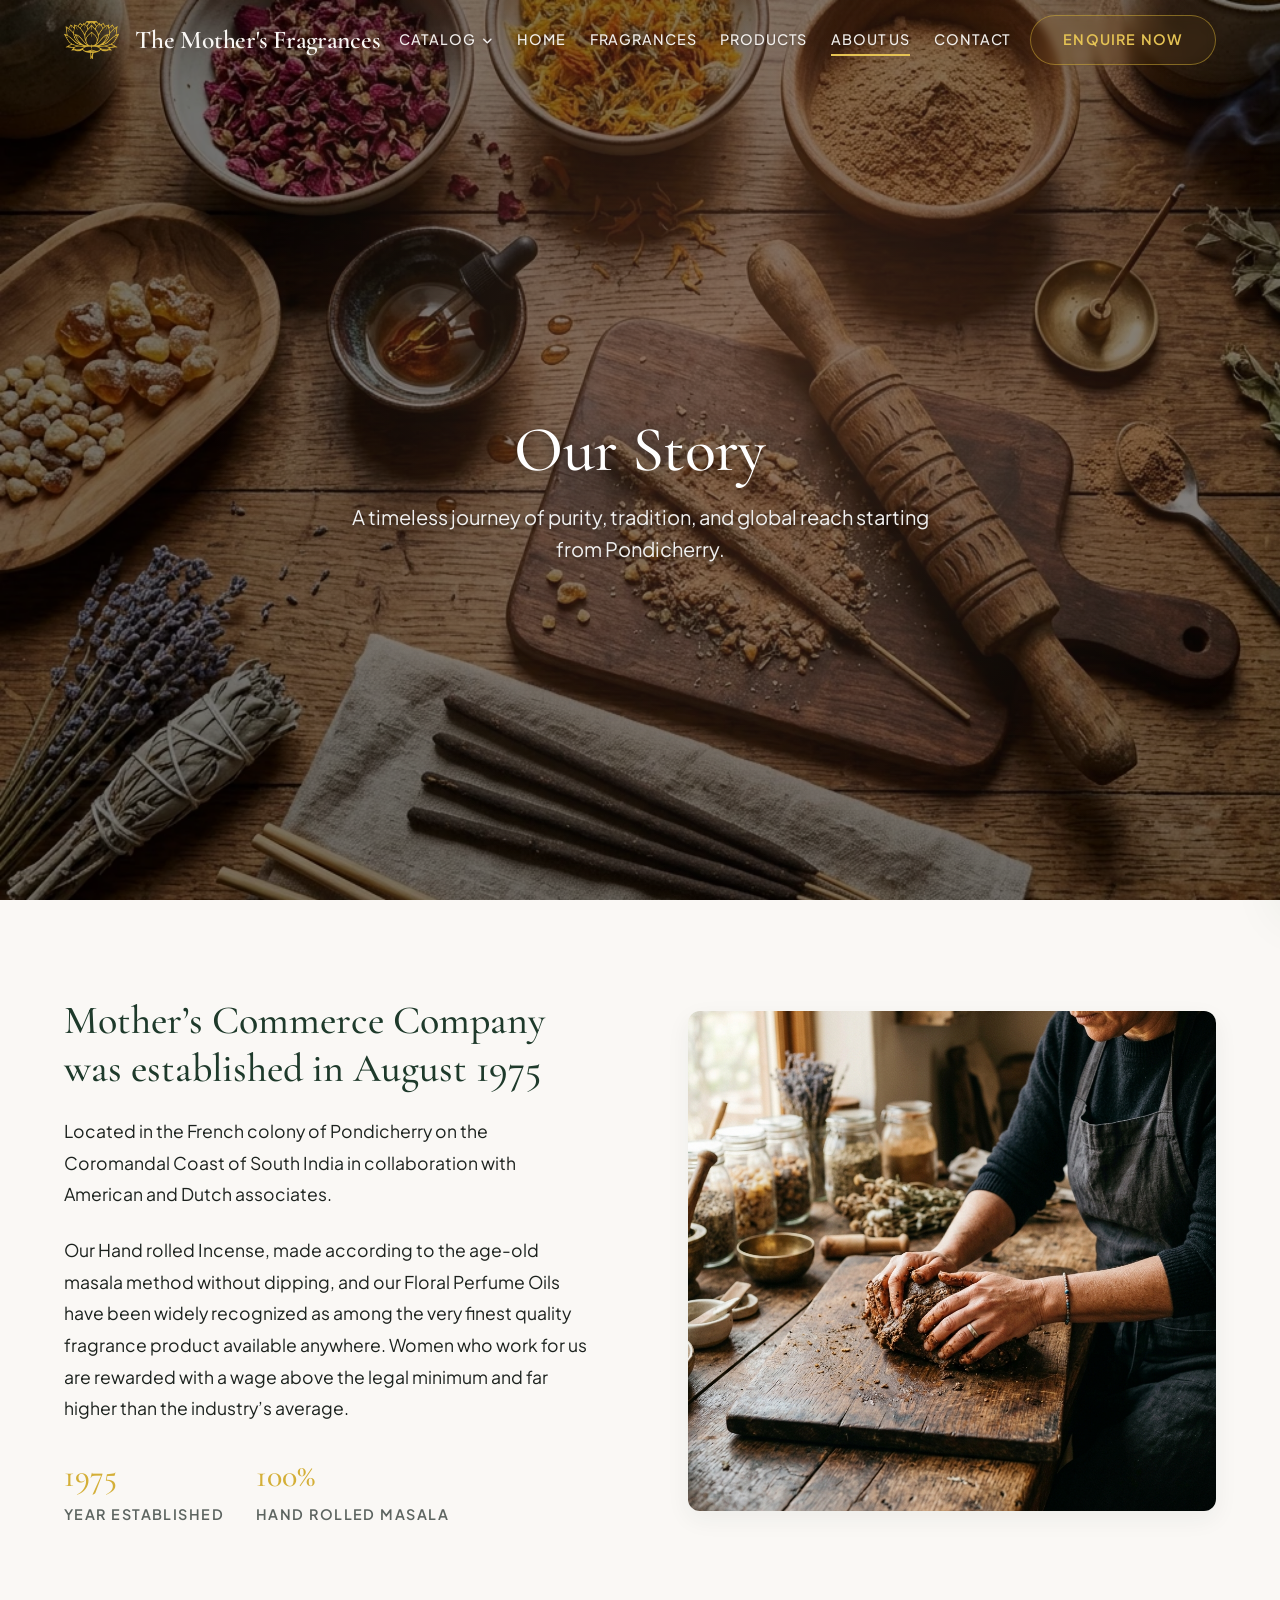
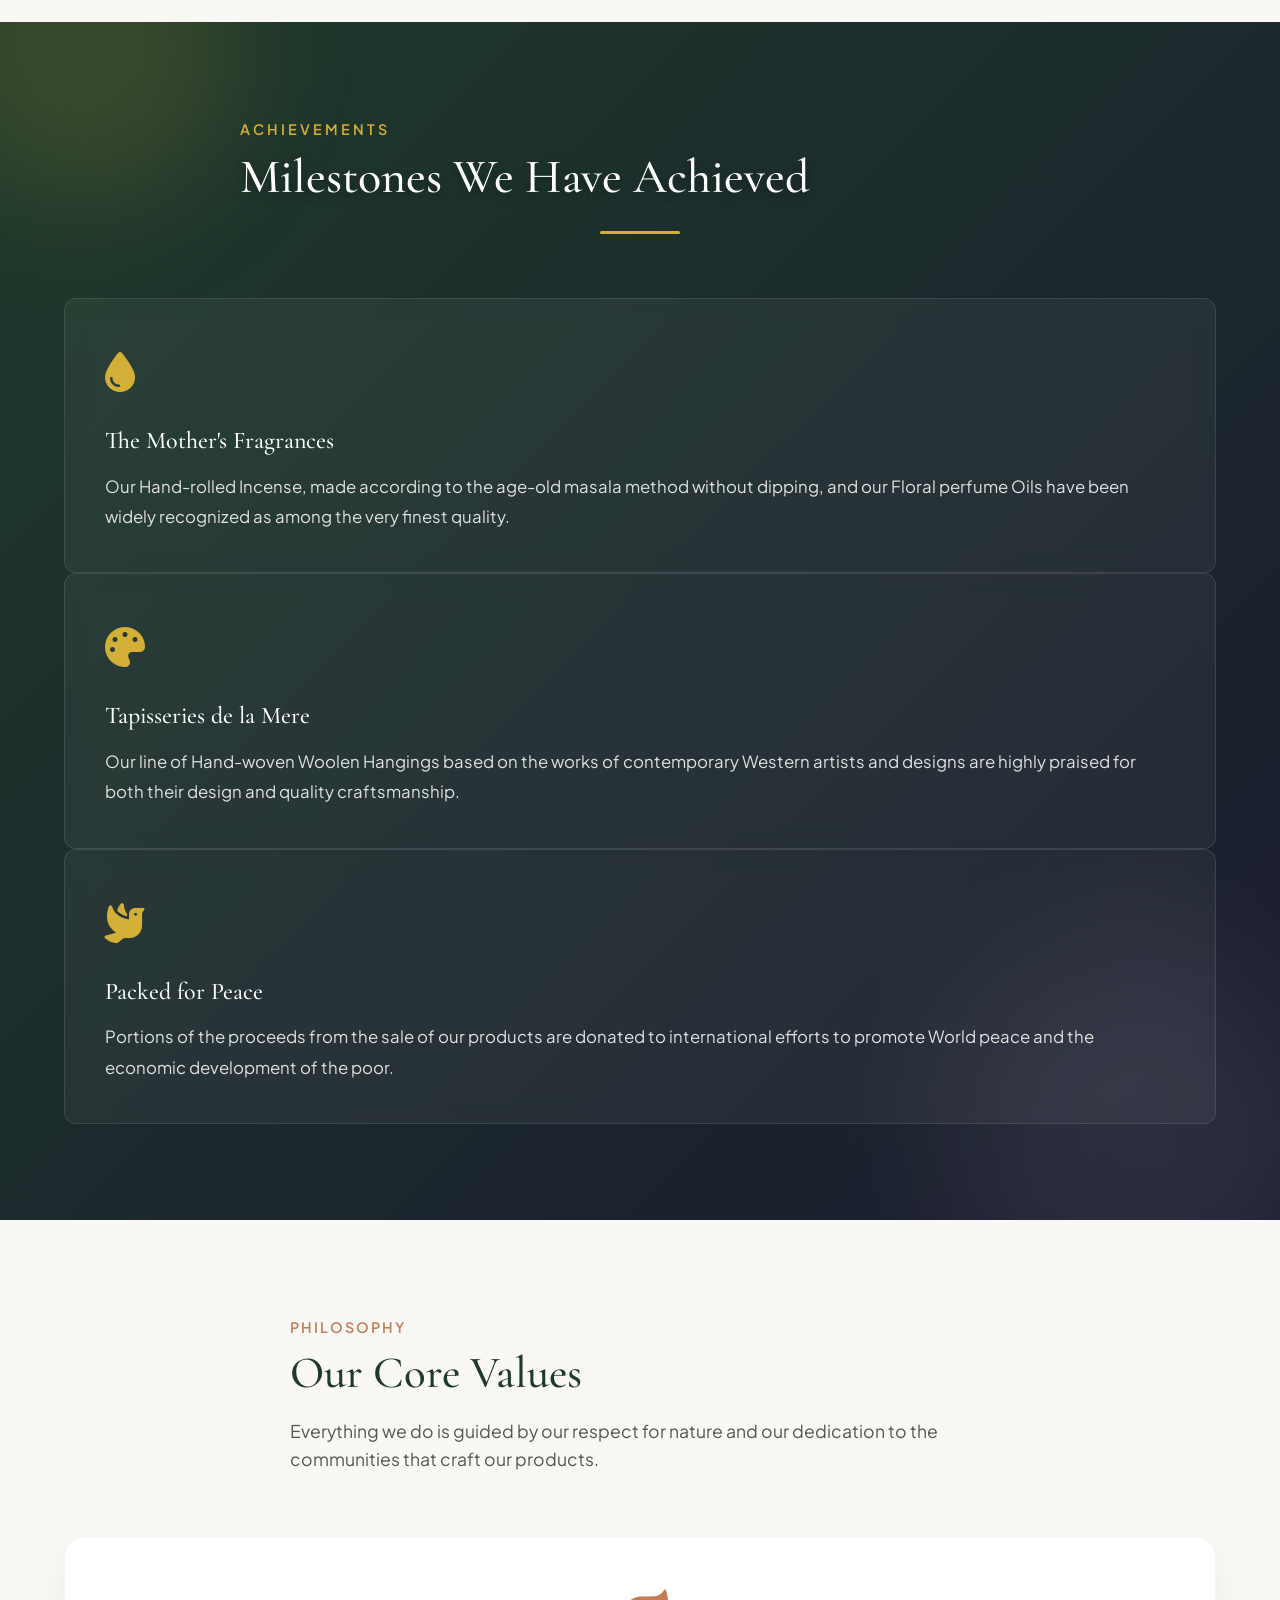
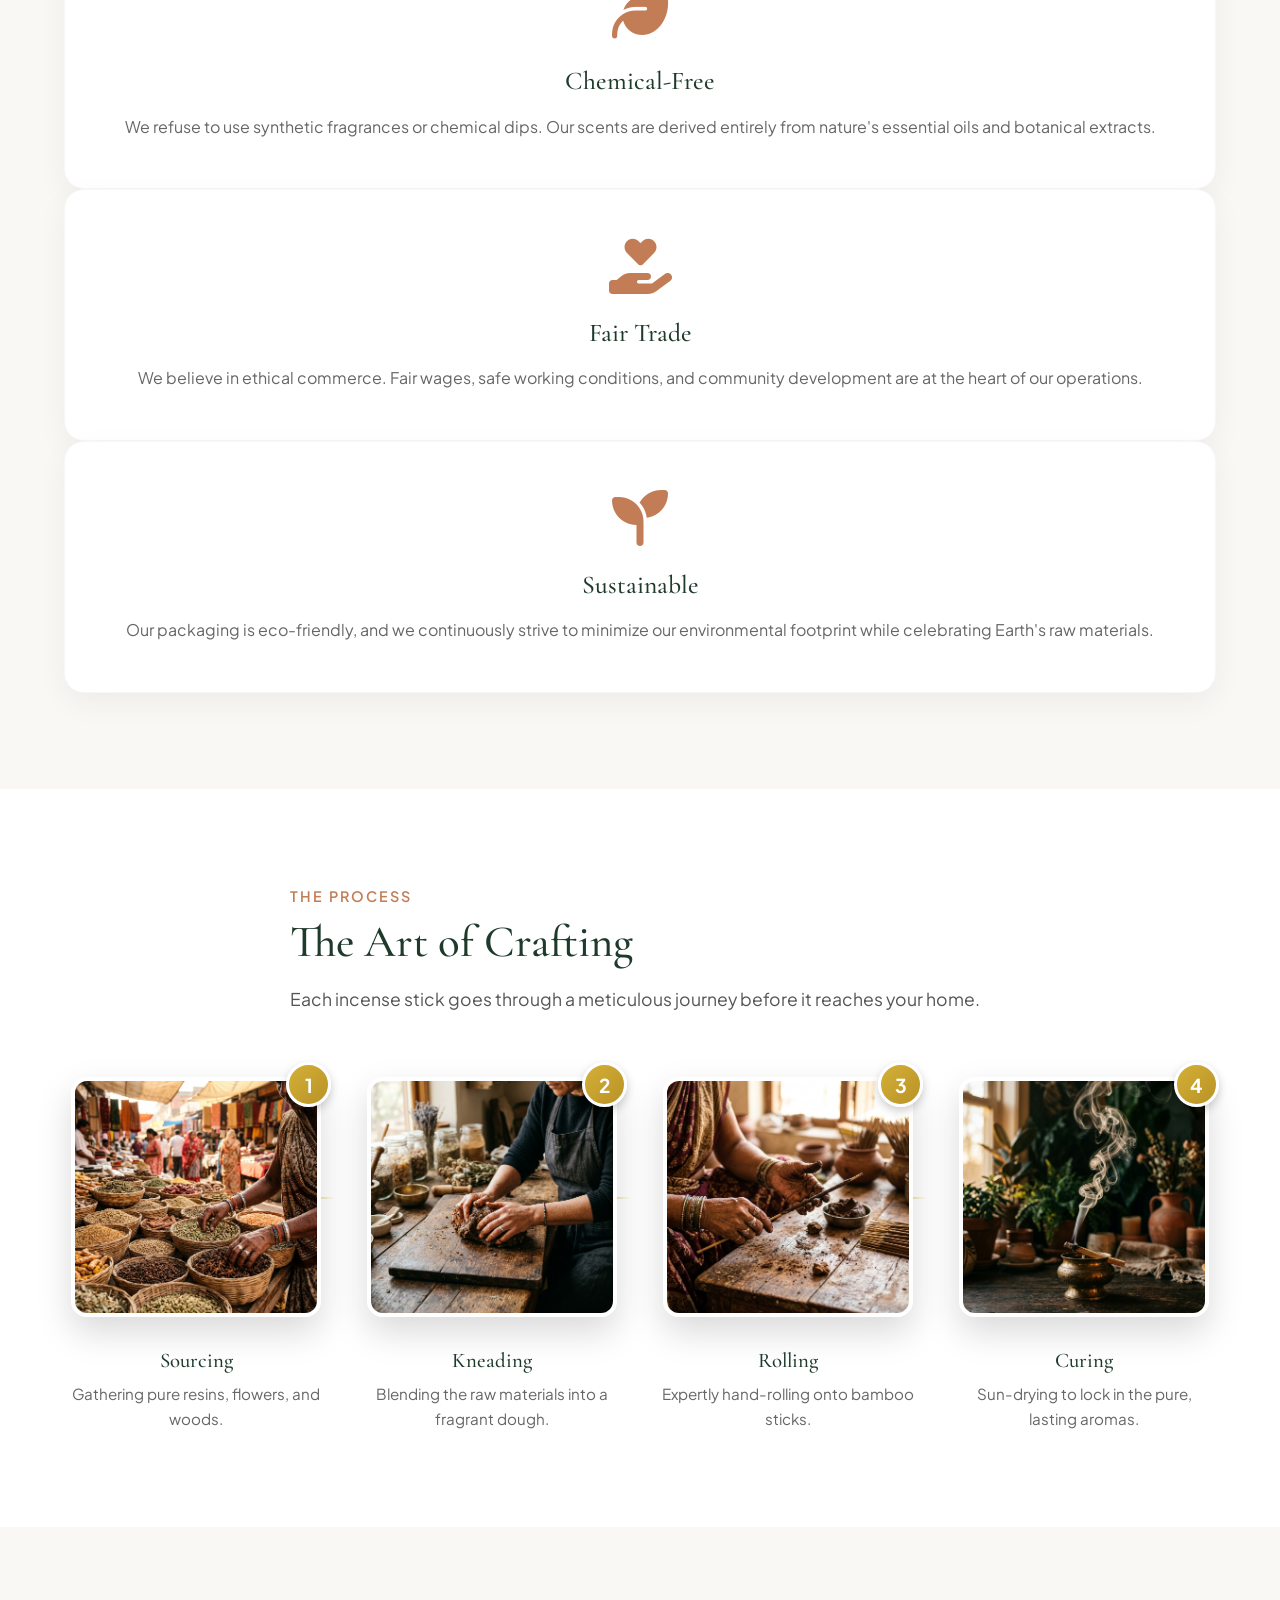
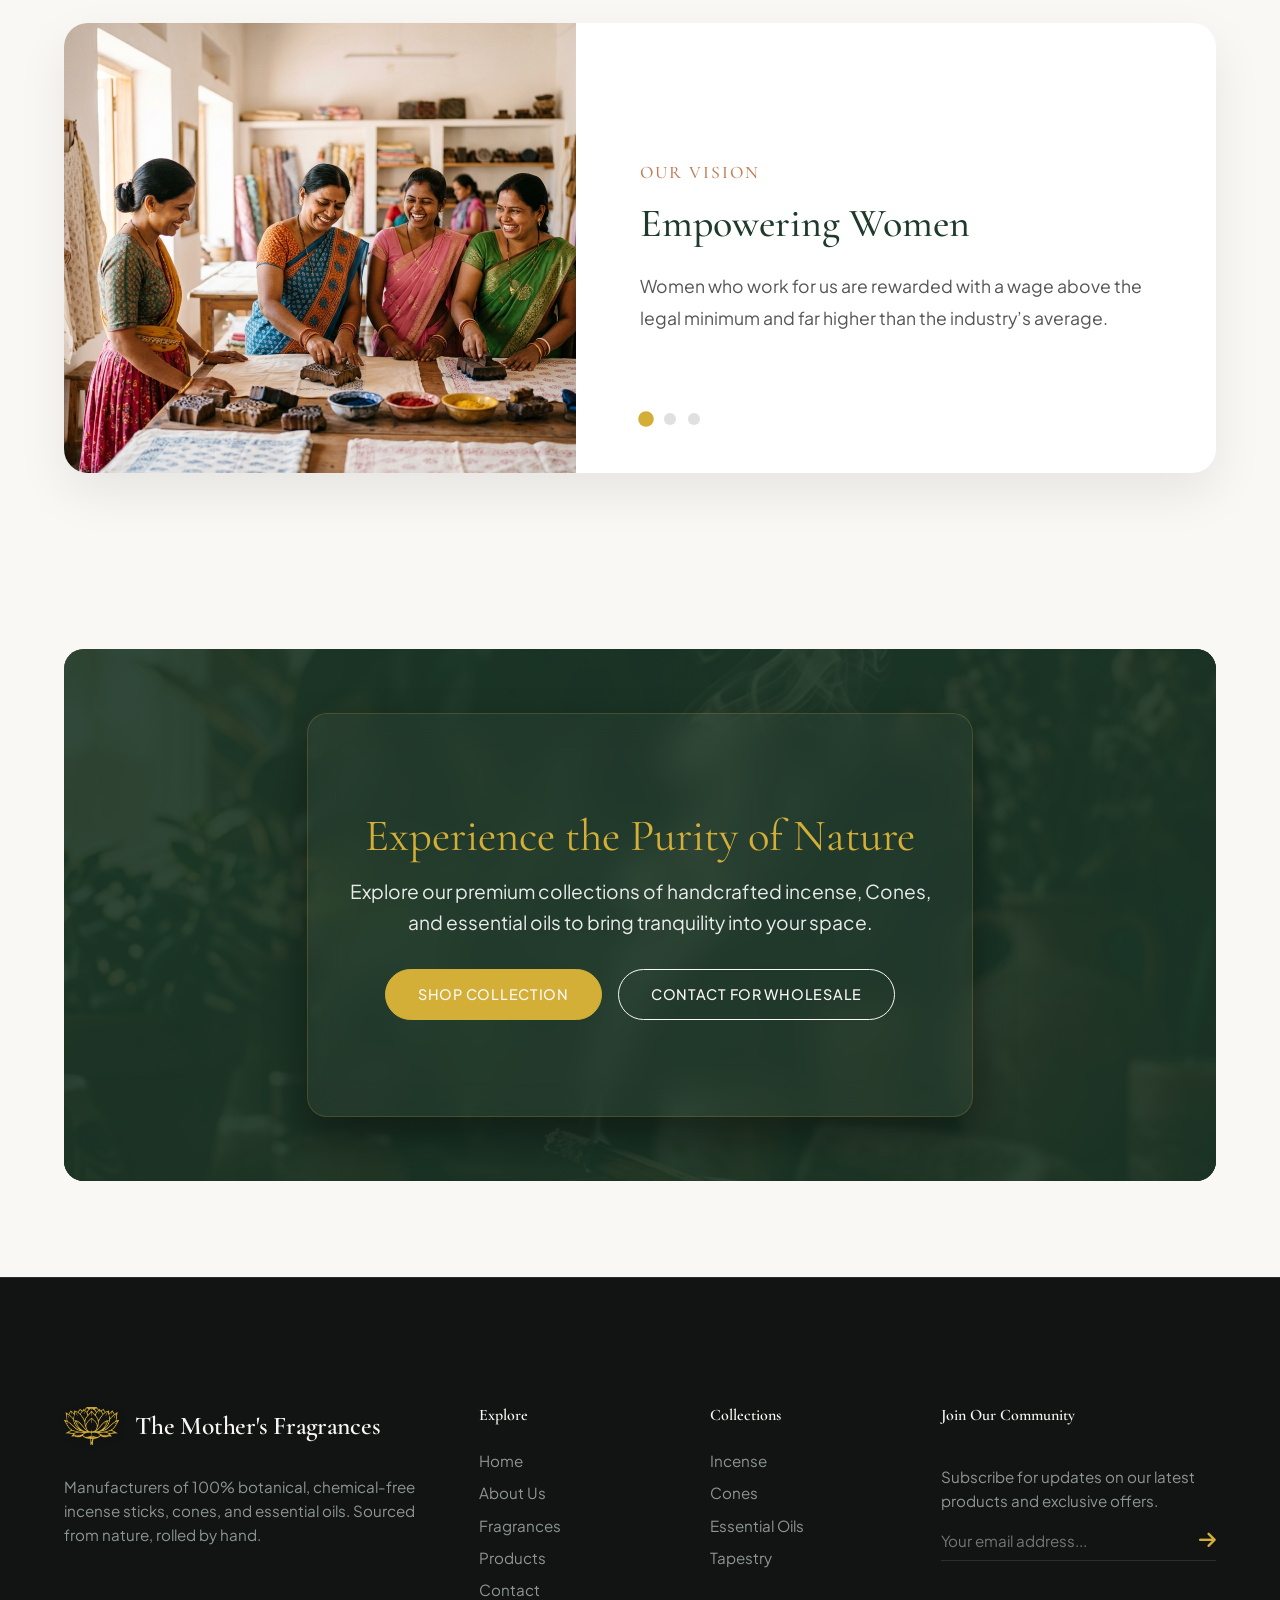
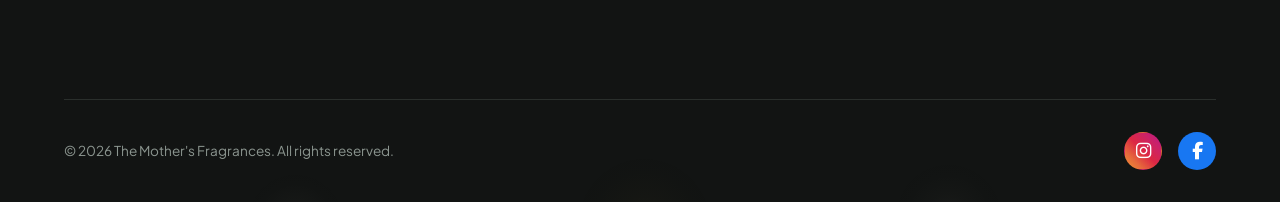
<file: about-us.html>
<!DOCTYPE html>
<html lang="en">
<head>
  <meta charset="UTF-8">
  <meta name="viewport" content="width=device-width, initial-scale=1.0">
  <title>Mothersfragrances | Premium Incense, Cones & Oils</title>
  <meta name="description" content="Discover The Mother's Fragrances. Shop our premium collections of handcrafted Incense, Cones, Perfume Oils, Essential Oils, and Tapestries.">
  <meta name="keywords" content="The Mother's Fragrances, incense, cones, tapestry, perfume oils, essential oils, handcrafted incense">
  <link rel="icon" type="image/webp" href="./assets/images/lotus-logo-golden.webp">
  
  <!-- CSS Stylesheets -->
  <link rel="stylesheet" href="./assets/css/variables.css">
  <link rel="stylesheet" href="./assets/css/styles.css?v=39">
  
  <!-- FontAwesome for Premium Icons -->
  <link rel="stylesheet" href="https://cdnjs.cloudflare.com/ajax/libs/font-awesome/6.4.0/css/all.min.css">
  
  <style>
    /* Home page specific styles */
    .hero {
      min-height: 100vh;
      display: flex;
      align-items: center;
      position: relative;
      background-color: var(--color-primary);
      color: var(--color-bg);
      padding-top: var(--header-height);
      overflow: hidden;
    }

    .hero::before {
      content: '';
      position: absolute;
      top: 0;
      left: 0;
      width: 100%;
      height: 100%;
      background: radial-gradient(circle at 60% 40%, rgba(194, 125, 86, 0.25) 0%, transparent 60%);
      z-index: 1;
    }

    .hero-container {
      display: grid;
      grid-template-columns: 1.1fr 0.9fr;
      align-items: center;
      gap: var(--space-3xl);
      z-index: 2;
      position: relative;
      width: 90%;
      max-width: var(--max-width);
      margin: 0 auto;
    }

    .hero-content {
      display: flex;
      flex-direction: column;
      gap: var(--space-md);
    }

    .hero-badge {
      align-self: flex-start;
      background-color: rgba(212, 175, 55, 0.15);
      border: 1px solid var(--color-gold);
      color: var(--color-gold-light);
      padding: var(--space-xs) var(--space-md);
      border-radius: var(--radius-round);
      font-size: 0.8rem;
      font-weight: 600;
      letter-spacing: 0.1em;
      text-transform: uppercase;
    }

    .hero h1 {
      color: var(--color-bg);
      font-size: 4.2rem;
      line-height: 1.1;
      font-weight: 500;
      letter-spacing: -0.01em;
    }

    .hero h1 span {
      color: var(--color-gold);
      font-style: italic;
    }

    .hero p {
      color: rgba(250, 248, 245, 0.8);
      font-size: 1.15rem;
      max-width: 580px;
    }

    .hero-actions {
      display: flex;
      gap: var(--space-md);
      margin-top: var(--space-md);
    }

    .hero-image-wrapper {
      position: relative;
      height: 600px;
      display: flex;
      align-items: center;
      justify-content: center;
    }

    .hero-image {
      width: 100%;
      height: 100%;
      object-fit: cover;
      border-radius: var(--radius-lg);
      box-shadow: var(--shadow-lg);
      border: 1px solid rgba(255, 255, 255, 0.15);
    }

    .hero-shape {
      position: absolute;
      border: 2px solid var(--color-gold);
      opacity: 0.3;
      border-radius: var(--radius-lg);
      width: 100%;
      height: 100%;
      top: 20px;
      left: 20px;
      z-index: -1;
    }

    @media (max-width: 1024px) {
      .hero-container {
        grid-template-columns: 1fr;
        text-align: center;
        padding: var(--space-xl) 0;
      }
      .hero-badge {
        align-self: center;
      }
      .hero h1 {
        font-size: 3.2rem;
      }
      .hero p {
        margin: 0 auto;
      }
      .hero-actions {
        justify-content: center;
      }
      .hero-image-wrapper {
        height: 400px;
        max-width: 500px;
        margin: 0 auto;
        width: 100%;
      }
    }

    /* Pillars */
    .pillar-card {
      background-color: var(--color-surface);
      border: 1px solid var(--color-border);
      border-radius: var(--radius-md);
      padding: var(--space-xl);
      transition: var(--transition-smooth);
      position: relative;
      overflow: hidden;
      display: flex;
      flex-direction: column;
      gap: var(--space-md);
    }

    .pillar-card::before {
      content: '';
      position: absolute;
      top: 0;
      left: 0;
      width: 4px;
      height: 100%;
      background-color: var(--color-primary);
      transition: var(--transition-smooth);
    }

    .pillar-card:hover {
      transform: translateY(-8px);
      box-shadow: var(--shadow-md);
      border-color: rgba(30, 58, 43, 0.15);
    }

    .pillar-card:hover::before {
      background-color: var(--color-terracotta);
      width: 8px;
    }

    .pillar-icon {
      font-size: 2.2rem;
      color: var(--color-terracotta);
    }

    .pillar-card h3 {
      font-size: 1.5rem;
      color: var(--color-primary);
    }

    /* Split Section */
    .split-section {
      display: grid;
      grid-template-columns: repeat(2, 1fr);
      align-items: center;
      gap: var(--space-4xl);
    }

    .split-image-wrapper {
      position: relative;
      height: 500px;
    }

    .split-image {
      width: 100%;
      height: 100%;
      object-fit: cover;
      border-radius: var(--radius-md);
      box-shadow: var(--shadow-md);
    }

    @media (max-width: 768px) {
      .split-section {
        grid-template-columns: 1fr;
        gap: var(--space-xl);
      }
      .split-image-wrapper {
        height: 300px;
      }
    }

    /* Product Cards Teaser */
    .product-teaser-card {
      background-color: var(--color-surface);
      border: 1px solid var(--color-border);
      border-radius: var(--radius-md);
      overflow: hidden;
      transition: var(--transition-smooth);
      display: flex;
      flex-direction: column;
      height: 100%;
    }

    .product-teaser-card:hover {
      transform: translateY(-5px);
      box-shadow: var(--shadow-md);
    }

    .product-teaser-img-wrapper {
      height: 250px;
      overflow: hidden;
    }

    .product-teaser-img {
      width: 100%;
      height: 100%;
      object-fit: cover;
      transition: var(--transition-slow);
    }

    .product-teaser-card:hover .product-teaser-img {
      transform: scale(1.05);
    }

    .product-teaser-content {
      padding: var(--space-lg);
      flex: 1;
      display: flex;
      flex-direction: column;
      gap: var(--space-sm);
    }

    .product-tag {
      font-family: var(--font-sans);
      font-size: 0.75rem;
      font-weight: 600;
      text-transform: uppercase;
      color: var(--color-terracotta);
      letter-spacing: 0.05em;
    }

    .product-teaser-content h3 {
      font-size: 1.4rem;
      color: var(--color-primary);
    }

    .product-teaser-actions {
      margin-top: auto;
      display: flex;
      justify-content: space-between;
      align-items: center;
      padding-top: var(--space-md);
      border-top: 1px solid var(--color-border);
    }

    /* Counters section */
    .counters-section {
      background-color: var(--color-primary);
      color: var(--color-bg);
      text-align: center;
    }

    .counter-item {
      display: flex;
      flex-direction: column;
      align-items: center;
      gap: var(--space-xs);
    }

    .counter-num {
      font-family: var(--font-serif);
      font-size: 4rem;
      font-weight: bold;
      color: var(--color-gold);
      line-height: 1;
    }

    .counter-title {
      font-family: var(--font-sans);
      font-size: 0.85rem;
      font-weight: 500;
      text-transform: uppercase;
      letter-spacing: 0.1em;
      color: rgba(250, 248, 245, 0.7);
    }

    /* Process Timeline */
    .process-grid {
      display: grid;
      grid-template-columns: repeat(4, 1fr);
      gap: var(--space-lg);
      margin-top: var(--space-2xl);
    }
    .process-step {
      text-align: center;
      position: relative;
    }
    .process-step:not(:last-child)::after {
      content: '\f101';
      font-family: 'Font Awesome 6 Free';
      font-weight: 900;
      position: absolute;
      top: 30%;
      right: -20px;
      color: var(--color-gold);
      font-size: 1.5rem;
      transform: translateY(-50%);
    }
    .process-img-wrapper {
      width: 140px;
      height: 140px;
      border-radius: 50%;
      margin: 0 auto var(--space-md) auto;
      overflow: hidden;
      border: 3px solid var(--color-gold);
      box-shadow: var(--shadow-md);
      position: relative;
    }
    .process-img-wrapper img {
      width: 100%;
      height: 100%;
      object-fit: cover;
      transition: transform 0.5s ease;
    }
    .process-step:hover .process-img-wrapper img {
      transform: scale(1.1);
    }
    .process-step h4 {
      color: var(--color-terracotta);
      font-size: 1.2rem;
      margin-bottom: var(--space-xs);
    }
    @media (max-width: 900px) {
      .process-grid { grid-template-columns: repeat(2, 1fr); gap: var(--space-xl); }
      .process-step:not(:last-child)::after { display: none; }
    }
    @media (max-width: 500px) {
      .process-grid { grid-template-columns: 1fr; }
    }

    /* Ingredients Grid */
    .ingredients-grid {
      display: grid;
      grid-template-columns: repeat(auto-fit, minmax(250px, 1fr));
      gap: var(--space-md);
      margin-top: var(--space-xl);
    }
    .ingredient-card {
      position: relative;
      height: 300px;
      border-radius: var(--radius-md);
      overflow: hidden;
      cursor: pointer;
    }
    .ingredient-img {
      width: 100%;
      height: 100%;
      object-fit: cover;
      transition: transform 0.6s ease;
    }
    .ingredient-card:hover .ingredient-img {
      transform: scale(1.08);
    }
    .ingredient-overlay {
      position: absolute;
      inset: 0;
      background: linear-gradient(to top, rgba(30, 58, 43, 0.9), transparent);
      display: flex;
      flex-direction: column;
      justify-content: flex-end;
      padding: var(--space-lg);
      color: var(--color-bg);
    }
    .ingredient-overlay h3 { color: var(--color-gold); font-size: 1.5rem; margin-bottom: 5px; }

    /* Testimonials */
    .testimonial-grid {
      display: grid;
      grid-template-columns: repeat(auto-fit, minmax(300px, 1fr));
      gap: var(--space-xl);
      margin-top: var(--space-xl);
    }
    .testimonial-card {
      background: var(--color-bg);
      padding: var(--space-xl);
      border-radius: var(--radius-lg);
      box-shadow: var(--shadow-sm);
      position: relative;
    }
    .testimonial-card::before {
      content: '\f10d';
      font-family: 'Font Awesome 6 Free';
      font-weight: 900;
      position: absolute;
      top: 20px;
      right: 20px;
      font-size: 2rem;
      color: rgba(212, 175, 55, 0.2);
    }
    .stars { color: var(--color-gold); margin-bottom: var(--space-sm); font-size: 1.1rem; }
    .testimonial-text { font-style: italic; margin-bottom: var(--space-md); color: var(--color-text); line-height: 1.6; }
    .testimonial-author { font-weight: 600; color: var(--color-primary); }
    .testimonial-company { font-size: 0.85rem; color: var(--color-terracotta); text-transform: uppercase; letter-spacing: 0.05em; }

    /* Wholesale CTA */
    .wholesale-cta {
      position: relative;
      border-radius: var(--radius-lg);
      overflow: hidden;
      margin-top: var(--space-2xl);
    }
    .cta-bg {
      position: absolute;
      inset: 0;
      width: 100%;
      height: 100%;
      object-fit: cover;
      z-index: 1;
    }
    .cta-overlay {
      position: absolute;
      inset: 0;
      background: rgba(30, 58, 43, 0.85);
      z-index: 2;
    }
    .cta-content {
      position: relative;
      z-index: 3;
      padding: var(--space-4xl) var(--space-xl);
      text-align: center;
      color: var(--color-bg);
    }
    .cta-content h2 { color: var(--color-gold); font-size: 2.8rem; margin-bottom: var(--space-sm); }
    .cta-content p { font-size: 1.2rem; max-width: 600px; margin: 0 auto var(--space-xl) auto; opacity: 0.9; }

    /* Parallax & Magnetic Styles */
    .parallax-wrapper {
      overflow: hidden;
      position: relative;
    }
    .parallax-img {
      will-change: transform;
      transform: scale(1.1);
      transition: transform 0.1s cubic-bezier(0.25, 0.46, 0.45, 0.94);
    }
    .magnetic {
      display: inline-block;
      transition: transform 0.3s cubic-bezier(0.25, 1, 0.5, 1), background-color 0.3s, color 0.3s, border-color 0.3s;
      will-change: transform;
    }
    .text-reveal-line {
      overflow: hidden;
      display: inline-block;
      vertical-align: top;
    }
    .reveal-word {
      display: inline-block;
      transform: translateY(110%);
      opacity: 0;
      transition: transform 1s cubic-bezier(0.25, 1, 0.5, 1), opacity 1s ease;
      vertical-align: top;
    }
    .text-reveal-line.revealed .reveal-word {
      transform: translateY(0);
      opacity: 1;
    }
  </style>
  <!-- Google Fonts: Cinzel for cinematic feel -->
  <link rel="preconnect" href="https://fonts.googleapis.com">
  <link rel="preconnect" href="https://fonts.gstatic.com" crossorigin>
  <link href="https://fonts.googleapis.com/css2?family=Cinzel:wght@400;500;600&family=Cormorant+Garamond:ital,wght@0,300;0,400;1,300;1,400&display=swap" rel="stylesheet"></head>
<body>

  <div id="site-header"></div>

  <main>
    <!-- Hero Section (Parallax) -->
    <section class="hero" style="background-image: url('./assets/images/handmade_incense.webp'); height: 60vh; position: relative; display: flex; align-items: center; justify-content: center; text-align: center; background-size: cover; background-position: center; background-attachment: fixed;">
      <div style="position: absolute; inset: 0; background: rgba(0, 0, 0, 0.5);"></div>
      <div class="container" style="position: relative; z-index: 2;">
        <h1 class="reveal" style="color: #ffffff; font-size: 4rem; margin-bottom: 1rem; text-shadow: 0 4px 12px rgba(0,0,0,0.5); font-family: var(--font-serif);">Our Story</h1>
        <p class="reveal reveal-delay-1" style="color: #f0f0f0; max-width: 600px; margin: 0 auto; font-size: 1.25rem; text-shadow: 0 2px 6px rgba(0,0,0,0.5);">A timeless journey of purity, tradition, and global reach starting from Pondicherry.</p>
      </div>
    </section>
    
    <section class="section">
      <div class="container split-section">
        <div class="split-content reveal">
          <h2 style="color: var(--color-primary); font-size: 2.5rem; margin-bottom: 1.5rem;">Mother’s Commerce Company was established in August 1975</h2>
          <p style="font-size: 1.1rem; line-height: 1.8; margin-bottom: 1.5rem; color: var(--color-text);">
            Located in the French colony of Pondicherry on the Coromandal Coast of South India in collaboration with American and Dutch associates.
          </p>
          <p style="font-size: 1.1rem; line-height: 1.8; margin-bottom: 2rem; color: var(--color-text);">
            Our Hand rolled Incense, made according to the age-old masala method without dipping, and our Floral Perfume Oils have been widely recognized as among the very finest quality fragrance product available anywhere. Women who work for us are rewarded with a wage above the legal minimum and far higher than the industry’s average.
          </p>
          <div style="display: flex; gap: 2rem; margin-top: 2rem;">
            <div>
              <h4 style="color: var(--color-gold); font-size: 2rem; margin-bottom: 0.5rem;">1975</h4>
              <p style="font-size: 0.9rem; text-transform: uppercase; letter-spacing: 0.1em; font-weight: 600;">Year Established</p>
            </div>
            <div>
              <h4 style="color: var(--color-gold); font-size: 2rem; margin-bottom: 0.5rem;">100%</h4>
              <p style="font-size: 0.9rem; text-transform: uppercase; letter-spacing: 0.1em; font-weight: 600;">Hand Rolled Masala</p>
            </div>
          </div>
        </div>
        <div class="split-image-wrapper reveal reveal-delay-1">
          <img src="./assets/images/process_kneading.png" alt="Hand rolling incense" class="split-image" style="object-position: center;">
        </div>
      </div>
    </section>

    <!-- Achievements Section -->
    <style>
      .achievement-card {
        background: rgba(255, 255, 255, 0.05);
        border: 1px solid rgba(255, 255, 255, 0.1);
        backdrop-filter: blur(10px);
        -webkit-backdrop-filter: blur(10px);
        border-radius: 12px;
        padding: 2.5rem;
        transition: transform 0.4s cubic-bezier(0.175, 0.885, 0.32, 1.275), box-shadow 0.4s ease, background 0.4s ease;
        position: relative;
        overflow: hidden;
      }
      .achievement-card::before {
        content: '';
        position: absolute;
        top: 0; left: -100%;
        width: 50%; height: 100%;
        background: linear-gradient(to right, transparent, rgba(255, 255, 255, 0.1), transparent);
        transform: skewX(-25deg);
        transition: left 0.5s ease;
      }
      .achievement-card:hover {
        transform: translateY(-10px);
        box-shadow: 0 20px 40px rgba(0, 0, 0, 0.4);
        background: rgba(255, 255, 255, 0.08);
      }
      .achievement-card:hover::before {
        left: 200%;
      }
    </style>
    <section class="section achievements-section" style="background: linear-gradient(135deg, var(--color-primary, #2c3e50) 0%, #1a1a2e 100%); color: white; position: relative; overflow: hidden; padding: 6rem 0;">
      <!-- Decorative Background Elements -->
      <div style="position: absolute; top: -10%; left: -5%; width: 300px; height: 300px; background: rgba(212, 175, 55, 0.15); border-radius: 50%; filter: blur(60px); z-index: 1;"></div>
      <div style="position: absolute; bottom: -10%; right: -5%; width: 400px; height: 400px; background: rgba(255, 255, 255, 0.08); border-radius: 50%; filter: blur(80px); z-index: 1;"></div>
      
      <div class="container" style="position: relative; z-index: 2;">
        <div class="text-center reveal" style="max-width: 800px; margin: 0 auto 4rem auto;">
          <p style="text-transform: uppercase; letter-spacing: 3px; font-weight: 600; color: var(--color-gold, #d4af37); margin-bottom: 0.5rem; font-size: 0.9rem;">Achievements</p>
          <h2 style="font-size: 3rem; margin-bottom: 1.5rem; color: #ffffff; text-shadow: 0 4px 10px rgba(0,0,0,0.3); font-family: var(--font-serif);">Milestones We Have Achieved</h2>
          <div style="width: 80px; height: 3px; background-color: var(--color-gold, #d4af37); margin: 0 auto; border-radius: 2px;"></div>
        </div>
        
        <div class="grid" style="grid-template-columns: repeat(auto-fit, minmax(300px, 1fr)); gap: 2rem;">
          
          <!-- Achievement 1 -->
          <div class="achievement-card reveal">
            <div style="font-size: 2.5rem; color: var(--color-gold, #d4af37); margin-bottom: 1.5rem;">
              <i class="fa-solid fa-droplet"></i>
            </div>
            <h3 style="color: #ffffff; font-size: 1.5rem; margin-bottom: 1rem; font-family: var(--font-serif);">The Mother's Fragrances</h3>
            <p style="color: #e0e0e0; line-height: 1.8; font-size: 1.05rem;">Our Hand-rolled Incense, made according to the age-old masala method without dipping, and our Floral perfume Oils have been widely recognized as among the very finest quality.</p>
          </div>

          <!-- Achievement 2 -->
          <div class="achievement-card reveal reveal-delay-1">
            <div style="font-size: 2.5rem; color: var(--color-gold, #d4af37); margin-bottom: 1.5rem;">
              <i class="fa-solid fa-palette"></i>
            </div>
            <h3 style="color: #ffffff; font-size: 1.5rem; margin-bottom: 1rem; font-family: var(--font-serif);">Tapisseries de la Mere</h3>
            <p style="color: #e0e0e0; line-height: 1.8; font-size: 1.05rem;">Our line of Hand-woven Woolen Hangings based on the works of contemporary Western artists and designs are highly praised for both their design and quality craftsmanship.</p>
          </div>

          <!-- Achievement 3 -->
          <div class="achievement-card reveal reveal-delay-2">
            <div style="font-size: 2.5rem; color: var(--color-gold, #d4af37); margin-bottom: 1.5rem;">
              <i class="fa-solid fa-dove"></i>
            </div>
            <h3 style="color: #ffffff; font-size: 1.5rem; margin-bottom: 1rem; font-family: var(--font-serif);">Packed for Peace</h3>
            <p style="color: #e0e0e0; line-height: 1.8; font-size: 1.05rem;">Portions of the proceeds from the sale of our products are donated to international efforts to promote World peace and the economic development of the poor.</p>
          </div>

        </div>
      </div>
    </section>

    <!-- Modern Core Values Section -->
    <style>
      .modern-value-card {
        position: relative;
        background: #ffffff;
        border-radius: 20px;
        padding: 3rem 2rem;
        box-shadow: 0 10px 30px rgba(0,0,0,0.05);
        overflow: hidden;
        transition: all 0.5s cubic-bezier(0.23, 1, 0.32, 1);
        border: 1px solid rgba(0,0,0,0.03);
        z-index: 1;
        text-align: center;
      }
      .modern-value-card::before {
        content: '';
        position: absolute;
        top: 0; left: 0; width: 100%; height: 0%;
        background: linear-gradient(135deg, var(--color-primary, #2c3e50), var(--color-terracotta, #c27d56));
        z-index: -1;
        transition: all 0.5s cubic-bezier(0.23, 1, 0.32, 1);
      }
      .modern-value-card:hover {
        transform: translateY(-15px);
        box-shadow: 0 20px 40px rgba(0,0,0,0.15);
      }
      .modern-value-card:hover::before {
        height: 100%;
      }
      .modern-value-card .value-icon, .modern-value-card h3, .modern-value-card p {
        transition: color 0.5s ease;
      }
      .modern-value-card:hover .value-icon, .modern-value-card:hover h3, .modern-value-card:hover p {
        color: white !important;
      }
      .value-icon {
        font-size: 3.5rem; color: var(--color-terracotta, #c27d56); margin-bottom: 1.5rem;
        display: inline-block;
        transition: transform 0.5s ease;
      }
      .modern-value-card:hover .value-icon {
        transform: scale(1.2) rotate(10deg);
      }
      
      /* Modern Process Section */
      .modern-process-container {
        display: flex;
        justify-content: space-between;
        position: relative;
        flex-wrap: wrap;
        gap: 2rem;
        margin-top: 4rem;
      }
      .modern-process-step {
        flex: 1;
        min-width: 200px;
        text-align: center;
        position: relative;
      }
      .modern-process-img-wrap {
        width: 250px; height: 240px; /* Square look */
        border-radius: 16px; /* Soft corners */
        margin: 0 auto 2rem auto;
        position: relative;
        overflow: hidden;
        box-shadow: 0 15px 35px rgba(0,0,0,0.15);
        transition: transform 0.6s cubic-bezier(0.175, 0.885, 0.32, 1.275), box-shadow 0.6s ease;
        border: 4px solid white;
      }
      .modern-process-step:hover .modern-process-img-wrap {
        transform: scale(1.05) translateY(-10px);
        box-shadow: 0 25px 45px rgba(194, 125, 86, 0.3);
      }
      .modern-process-img-wrap img {
        width: 100%; height: 100%; object-fit: cover;
        transition: transform 0.8s ease;
      }
      .modern-process-step:hover .modern-process-img-wrap img {
        transform: scale(1.15);
      }
      .modern-process-number {
        position: absolute;
        top: -15px; 
        right: calc(50% - 135px); /* Adjusted for 250px width */
        width: 45px; height: 45px;
        background: linear-gradient(135deg, var(--color-gold, #d4af37), #b89326);
        color: white;
        border-radius: 50%;
        display: flex; align-items: center; justify-content: center;
        font-weight: bold; font-size: 1.2rem;
        box-shadow: 0 4px 10px rgba(0,0,0,0.2);
        z-index: 10;
        border: 3px solid white;
      }
      .modern-process-connector {
        position: absolute;
        top: 120px; left: calc(50% + 125px);
        width: calc(100% - 250px);
        height: 2px;
        background: linear-gradient(90deg, var(--color-gold, #d4af37) 0%, transparent 100%);
        z-index: 0;
        opacity: 0.4;
      }
      @media (max-width: 992px) { .modern-process-connector { display: none; } }
    </style>

    <section class="section" style="background-color: #faf8f5; position: relative;">
      <div class="container">
        <div class="text-center reveal" style="max-width: 700px; margin: 0 auto 4rem auto;">
          <p style="text-transform: uppercase; letter-spacing: 2px; font-weight: 600; color: var(--color-terracotta, #c27d56); margin-bottom: 0.5rem; font-size: 0.9rem;">Philosophy</p>
          <h2 style="color: var(--color-primary, #2c3e50); margin-bottom: 1rem; font-size: 2.8rem; font-family: var(--font-serif);">Our Core Values</h2>
          <p style="font-size: 1.1rem; color: #555;">Everything we do is guided by our respect for nature and our dedication to the communities that craft our products.</p>
        </div>
        
        <div class="grid" style="grid-template-columns: repeat(auto-fit, minmax(300px, 1fr)); gap: 2.5rem;">
          <div class="modern-value-card reveal">
            <i class="fa-solid fa-leaf value-icon"></i>
            <h3 style="color: var(--color-primary, #2c3e50); font-size: 1.6rem; margin-bottom: 1rem;">Chemical-Free</h3>
            <p style="color: #666; line-height: 1.7;">We refuse to use synthetic fragrances or chemical dips. Our scents are derived entirely from nature's essential oils and botanical extracts.</p>
          </div>
          <div class="modern-value-card reveal reveal-delay-1">
            <i class="fa-solid fa-hand-holding-heart value-icon"></i>
            <h3 style="color: var(--color-primary, #2c3e50); font-size: 1.6rem; margin-bottom: 1rem;">Fair Trade</h3>
            <p style="color: #666; line-height: 1.7;">We believe in ethical commerce. Fair wages, safe working conditions, and community development are at the heart of our operations.</p>
          </div>
          <div class="modern-value-card reveal reveal-delay-2">
            <i class="fa-solid fa-seedling value-icon"></i>
            <h3 style="color: var(--color-primary, #2c3e50); font-size: 1.6rem; margin-bottom: 1rem;">Sustainable</h3>
            <p style="color: #666; line-height: 1.7;">Our packaging is eco-friendly, and we continuously strive to minimize our environmental footprint while celebrating Earth's raw materials.</p>
          </div>
        </div>
      </div>
    </section>

    <section class="section" style="background-color: white;">
      <div class="container">
        <div class="text-center reveal" style="max-width: 700px; margin: 0 auto 1rem auto;">
          <p style="text-transform: uppercase; letter-spacing: 2px; font-weight: 600; color: var(--color-terracotta, #c27d56); margin-bottom: 0.5rem; font-size: 0.9rem;">The Process</p>
          <h2 style="color: var(--color-primary, #2c3e50); margin-bottom: 1rem; font-size: 2.8rem; font-family: var(--font-serif);">The Art of Crafting</h2>
          <p style="font-size: 1.1rem; color: #555;">Each incense stick goes through a meticulous journey before it reaches your home.</p>
        </div>
        
        <div class="modern-process-container reveal">
          <div class="modern-process-step">
            <div class="modern-process-number">1</div>
            <div class="modern-process-img-wrap">
              <img src="./assets/images/process_sourcing.png" alt="Sourcing Ingredients">
            </div>
            <h4 style="color: var(--color-primary, #2c3e50); font-size: 1.3rem; margin-bottom: 0.5rem;">Sourcing</h4>
            <p style="font-size: 0.95rem; color: #666;">Gathering pure resins, flowers, and woods.</p>
            <div class="modern-process-connector"></div>
          </div>
          <div class="modern-process-step" style="transition-delay: 0.1s;">
            <div class="modern-process-number">2</div>
            <div class="modern-process-img-wrap">
              <img src="./assets/images/process_kneading.png" alt="Kneading Dough">
            </div>
            <h4 style="color: var(--color-primary, #2c3e50); font-size: 1.3rem; margin-bottom: 0.5rem;">Kneading</h4>
            <p style="font-size: 0.95rem; color: #666;">Blending the raw materials into a fragrant dough.</p>
            <div class="modern-process-connector"></div>
          </div>
          <div class="modern-process-step" style="transition-delay: 0.2s;">
            <div class="modern-process-number">3</div>
            <div class="modern-process-img-wrap">
              <img src="./assets/images/process_rolling.png" alt="Hand Rolling">
            </div>
            <h4 style="color: var(--color-primary, #2c3e50); font-size: 1.3rem; margin-bottom: 0.5rem;">Rolling</h4>
            <p style="font-size: 0.95rem; color: #666;">Expertly hand-rolling onto bamboo sticks.</p>
            <div class="modern-process-connector"></div>
          </div>
          <div class="modern-process-step" style="transition-delay: 0.3s;">
            <div class="modern-process-number">4</div>
            <div class="modern-process-img-wrap">
              <img src="./assets/images/hero_incense_mood_1781801686159.png" alt="Curing and Packaging">
            </div>
            <h4 style="color: var(--color-primary, #2c3e50); font-size: 1.3rem; margin-bottom: 0.5rem;">Curing</h4>
            <p style="font-size: 0.95rem; color: #666;">Sun-drying to lock in the pure, lasting aromas.</p>
          </div>
        </div>
      </div>
    </section>

    <!-- Vision/Mission/Goal Slider Section -->
    <style>
      .vision-slider-container {
        position: relative;
        display: flex;
        align-items: stretch;
        background: #fff;
        border-radius: 24px;
        box-shadow: 0 20px 50px rgba(0,0,0,0.08);
        overflow: hidden;
        min-height: 450px;
      }
      .vision-slider-images {
        flex: 1;
        position: relative;
        min-height: 450px;
        overflow: hidden;
      }
      .vision-img-layer {
        position: absolute;
        inset: 0;
        width: 100%;
        height: 100%;
        object-fit: cover;
        opacity: 0;
        transform: scale(1.1);
        transition: opacity 0.8s ease, transform 4s ease-out;
      }
      .vision-img-layer.active {
        opacity: 1;
        transform: scale(1);
      }
      .vision-slider-content-wrapper {
        flex: 1;
        padding: 4rem;
        position: relative;
        display: flex;
        flex-direction: column;
        justify-content: center;
        min-height: 450px;
      }
      .vision-slide-text {
        position: absolute;
        top: 50%;
        transform: translateY(-40%);
        opacity: 0;
        visibility: hidden;
        transition: all 0.6s cubic-bezier(0.4, 0, 0.2, 1);
        width: calc(100% - 8rem);
      }
      .vision-slide-text.active {
        opacity: 1;
        visibility: visible;
        transform: translateY(-50%);
      }
      .vision-slide-text h3 {
        font-size: 1.1rem;
        text-transform: uppercase;
        letter-spacing: 2px;
        color: var(--color-terracotta, #c27d56);
        margin-bottom: 1rem;
      }
      .vision-slide-text h2 {
        font-size: 2.5rem;
        color: var(--color-primary, #2c3e50);
        font-family: var(--font-serif);
        margin-bottom: 1.5rem;
      }
      .vision-slide-text p {
        font-size: 1.1rem;
        line-height: 1.8;
        color: #555;
      }
      .vision-controls {
        display: flex;
        gap: 12px;
        margin-top: auto;
        position: absolute;
        bottom: 3rem;
        left: 4rem;
      }
      .vision-dot {
        width: 12px;
        height: 12px;
        border-radius: 50%;
        background: #e0e0e0;
        cursor: pointer;
        transition: all 0.3s ease;
      }
      .vision-dot.active {
        background: var(--color-gold, #d4af37);
        transform: scale(1.3);
      }
      @media (max-width: 992px) {
        .vision-slider-container { flex-direction: column; }
        .vision-slider-images, .vision-slider-content-wrapper { min-height: 350px; width: 100%; }
        .vision-slide-text { position: relative; top: 0; transform: none; width: 100%; display: none; }
        .vision-slide-text.active { transform: none; display: block; }
        .vision-slider-content-wrapper { padding: 2rem; justify-content: flex-start; }
        .vision-controls { position: relative; bottom: 0; left: 0; margin-top: 2rem; }
      }
    </style>

    <section class="section" style="background-color: #faf8f5;">
      <div class="container">
        <div class="vision-slider-container reveal">
          <div class="vision-slider-images">
            <img src="./assets/images/vision_slider.png" alt="Our Vision" class="vision-img-layer active">
            <img src="./assets/images/mission_slider.png" alt="Our Mission" class="vision-img-layer">
            <img src="./assets/images/goal_slider.png" alt="Our Goal" class="vision-img-layer">
          </div>
          <div class="vision-slider-content-wrapper">
            <div class="vision-slide-text active">
              <h3>Our Vision</h3>
              <h2>Empowering Women</h2>
              <p>Women who work for us are rewarded with a wage above the legal minimum and far higher than the industry’s average.</p>
            </div>
            <div class="vision-slide-text">
              <h3>Our Mission</h3>
              <h2>The Masala Method</h2>
              <p>The Mother's Fragrances incense is made by the 'masala method’. Dipping the incense would be much quicker and cheaper.</p>
            </div>
            <div class="vision-slide-text">
              <h3>Our Goal</h3>
              <h2>Connect With Us</h2>
              <p>Have you got any questions, remarks, or experiences you'd like to share with us, we'd love to hear from you.</p>
            </div>
            <div class="vision-controls">
              <div class="vision-dot active" onclick="setVisionSlide(0)"></div>
              <div class="vision-dot" onclick="setVisionSlide(1)"></div>
              <div class="vision-dot" onclick="setVisionSlide(2)"></div>
            </div>
          </div>
        </div>
      </div>
    </section>

    <script>
      let currentVisionSlide = 0;
      const totalVisionSlides = 3;
      let visionInterval;

      function updateVisionSlider() {
        document.querySelectorAll('.vision-img-layer').forEach((img, index) => {
          if(index === currentVisionSlide) img.classList.add('active');
          else img.classList.remove('active');
        });
        document.querySelectorAll('.vision-slide-text').forEach((text, index) => {
          if(index === currentVisionSlide) text.classList.add('active');
          else text.classList.remove('active');
        });
        document.querySelectorAll('.vision-dot').forEach((dot, index) => {
          if(index === currentVisionSlide) dot.classList.add('active');
          else dot.classList.remove('active');
        });
      }

      function nextVisionSlide() {
        currentVisionSlide = (currentVisionSlide + 1) % totalVisionSlides;
        updateVisionSlider();
      }

      function setVisionSlide(index) {
        currentVisionSlide = index;
        updateVisionSlider();
        resetVisionInterval();
      }

      function resetVisionInterval() {
        clearInterval(visionInterval);
        visionInterval = setInterval(nextVisionSlide, 5000);
      }

      document.addEventListener('DOMContentLoaded', () => {
        if(document.querySelector('.vision-slider-container')) {
          resetVisionInterval();
        }
      });
    </script>

    <!-- Call to Action Section -->
    <section class="section" style="padding-top: 2rem;">
      <div class="container">
        <div class="wholesale-cta reveal">
          <img src="./assets/images/hero_incense_mood_1781801686159.png" alt="Incense Background" class="cta-bg">
          <div class="cta-overlay"></div>
          <div class="cta-content">
            <h2 style="font-family: var(--font-serif); font-weight: normal;">Experience the Purity of Nature</h2>
            <p>Explore our premium collections of handcrafted incense, Cones, and essential oils to bring tranquility into your space.</p>
            <div style="display: flex; justify-content: center; gap: var(--space-md); flex-wrap: wrap;">
              <a href="products.html" class="btn btn-primary" style="background-color: var(--color-gold); color: var(--color-bg); border-color: var(--color-gold);">Shop Collection</a>
              <a href="contact.html" class="btn btn-outline" style="color: var(--color-bg); border-color: var(--color-bg);">Contact for Wholesale</a>
            </div>
          </div>
        </div>
      </div>
    </section>
  </main>
  <div id="site-footer"></div>

  <!-- Scripts -->
  <script src="./assets/js/includes.js"></script>
  <script src="./assets/js/main.js?v=24"></script>
</body>
</html>
</file>
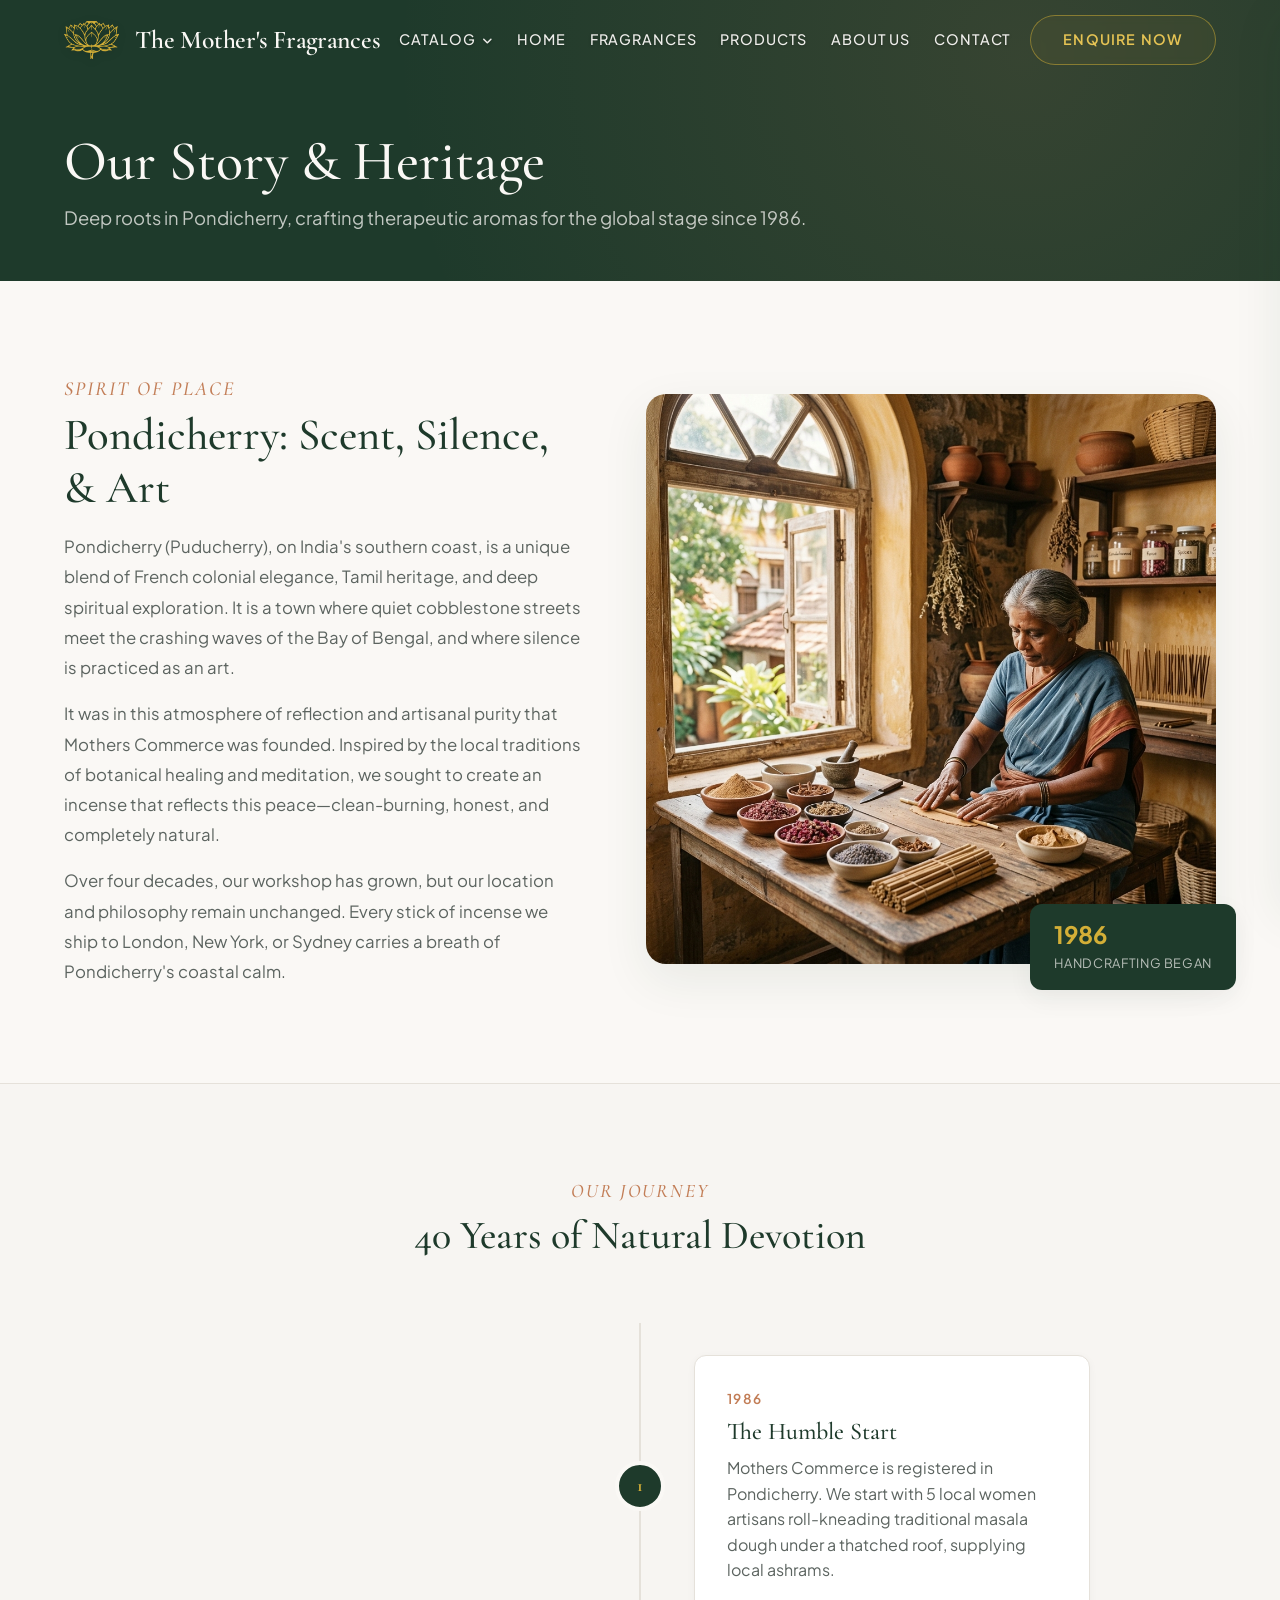
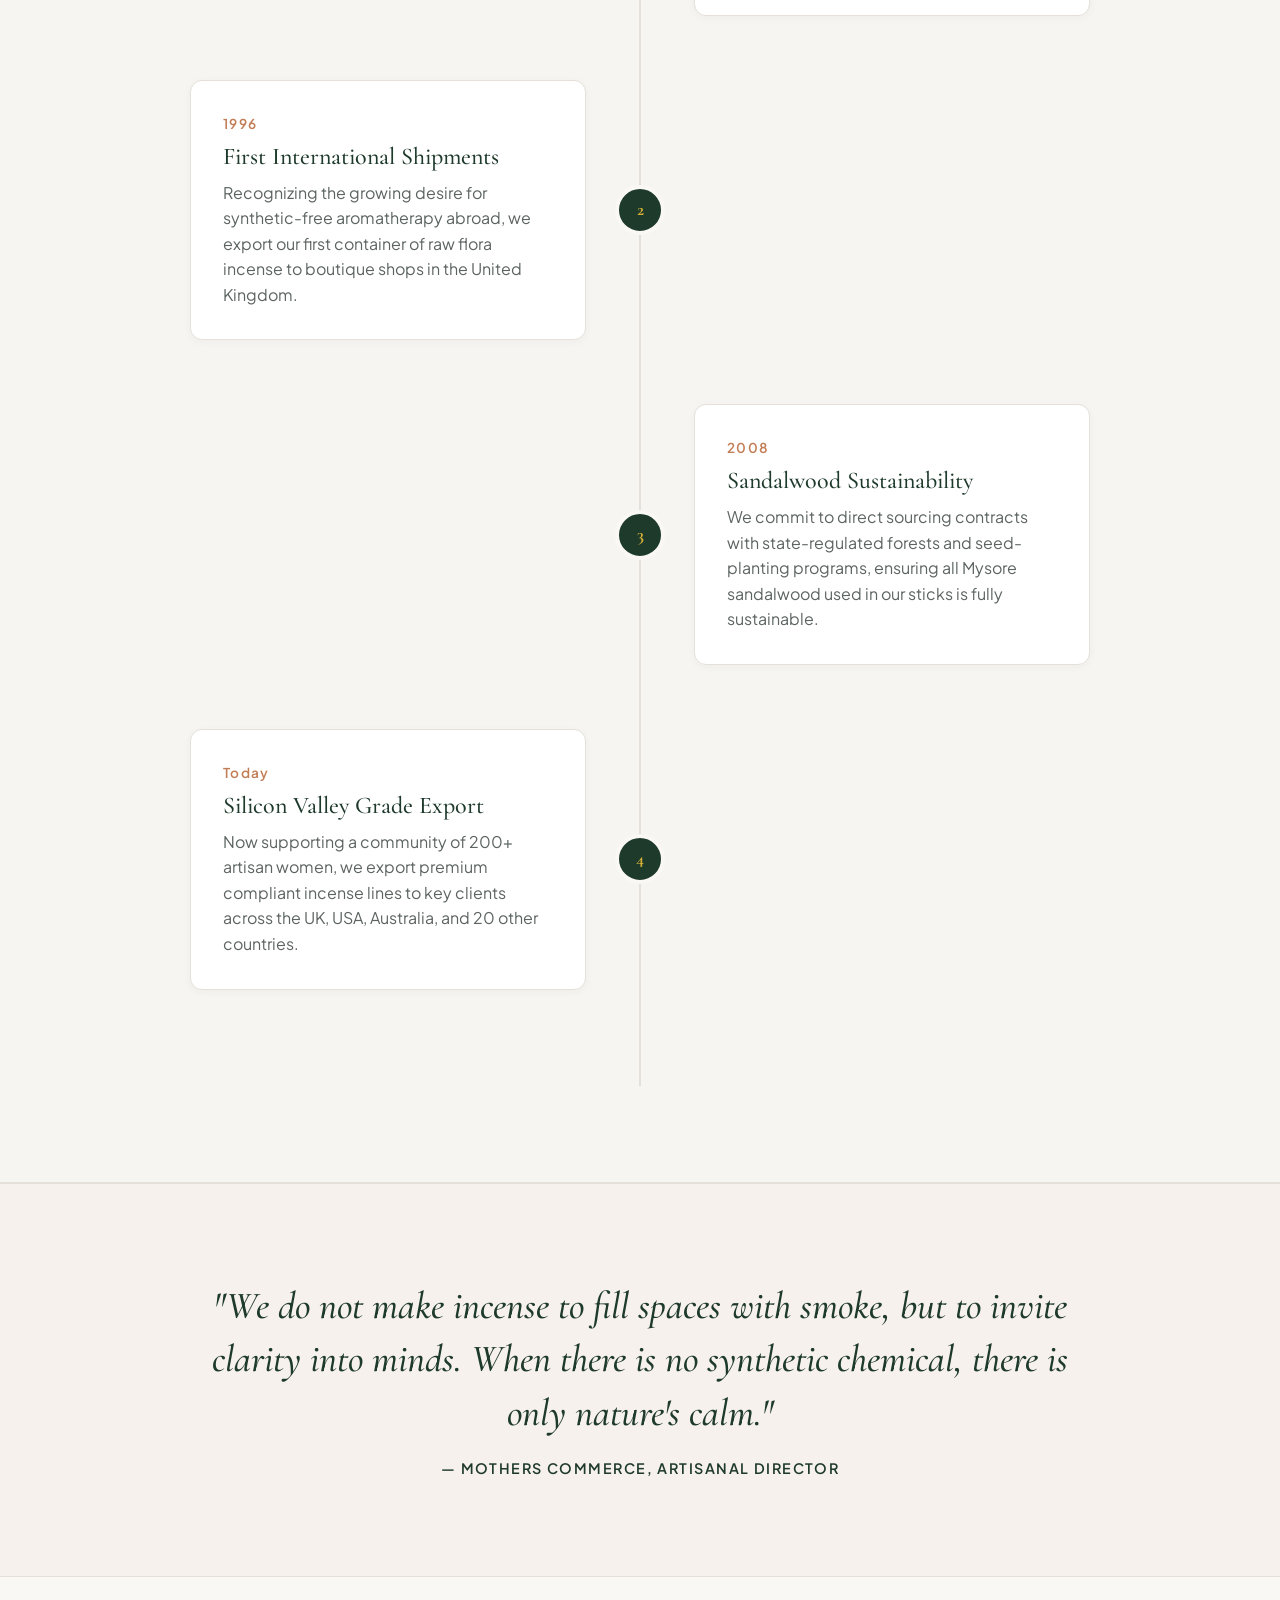
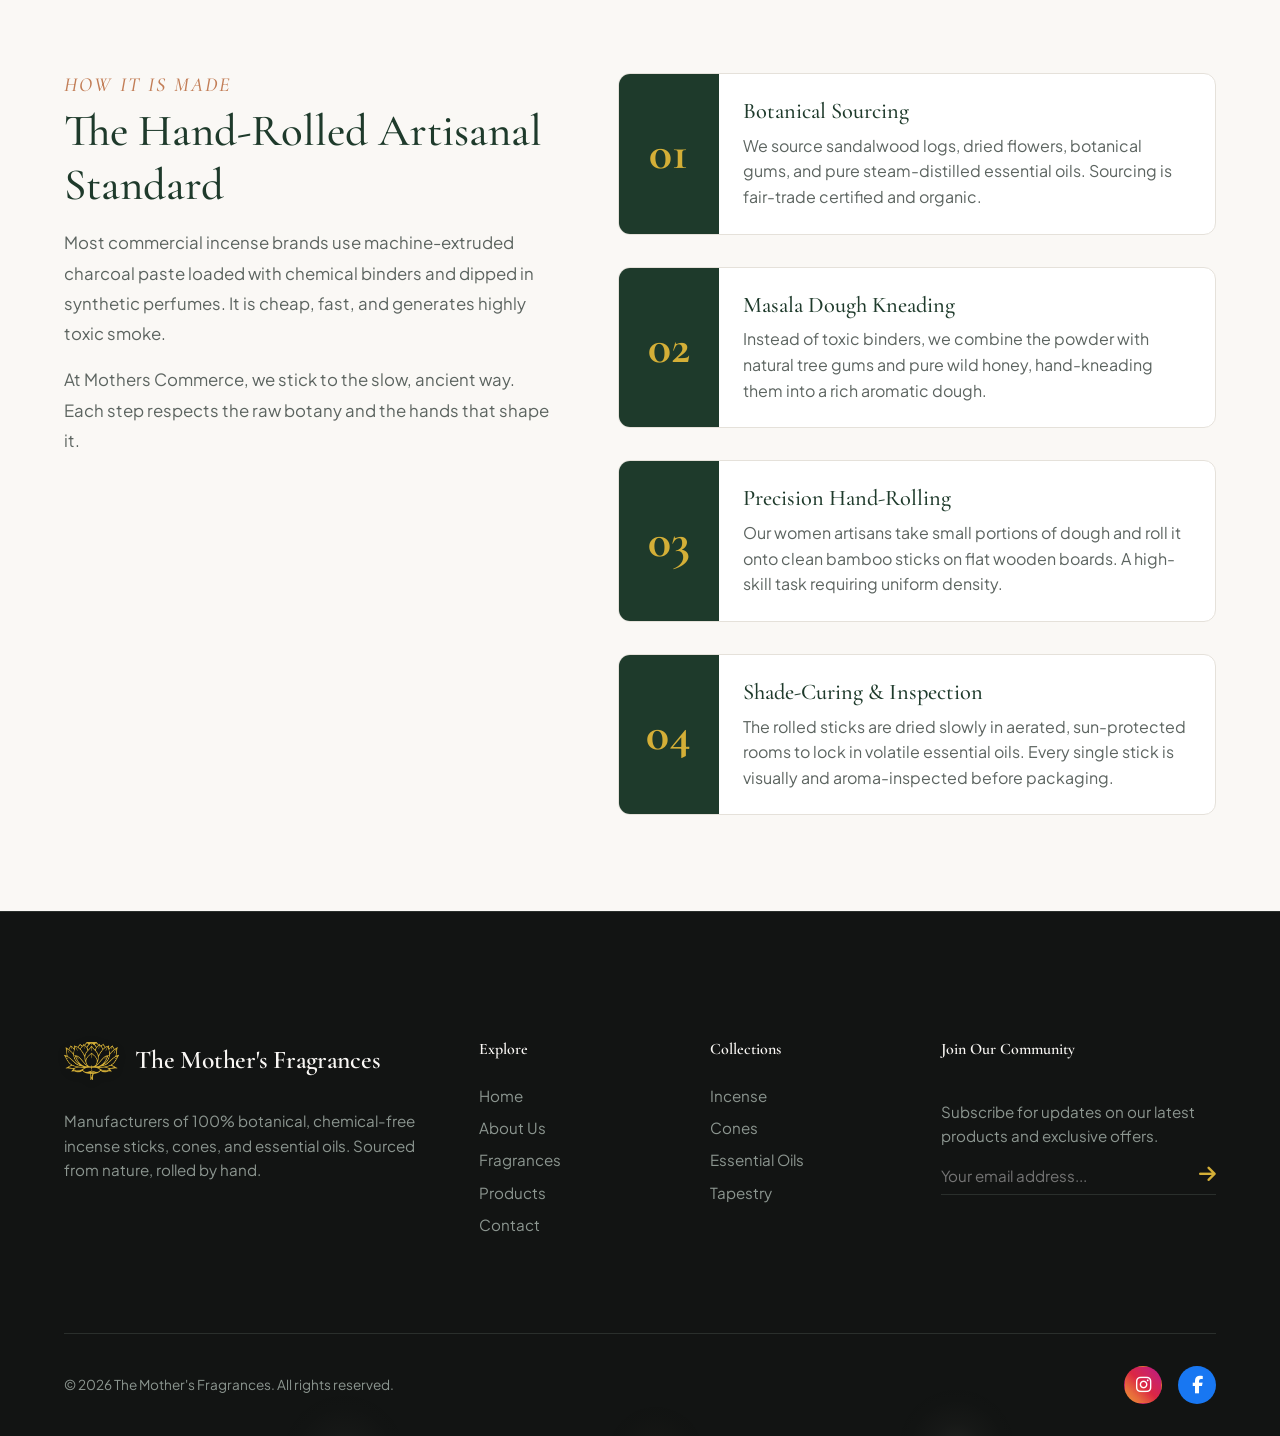
<file: about.html>
<!DOCTYPE html>
<html lang="en">
<head>
  <meta charset="UTF-8">
  <meta name="viewport" content="width=device-width, initial-scale=1.0">
  <title>Our Story - Heritage of Purity | Mothers Commerce</title>
  <meta name="description" content="Discover the 40-year legacy of Mothers Commerce in Pondicherry. Learn about our traditional hand-rolled natural incense crafting, local women artisans, and botanical ingredients.">
  <link rel="icon" type="image/webp" href="./assets/images/lotus-logo-golden.webp">
  
  <!-- CSS Stylesheets -->
  <link rel="stylesheet" href="./assets/css/variables.css">
  <link rel="stylesheet" href="./assets/css/styles.css?v=39">
  
  <!-- FontAwesome for Premium Icons -->
  <link rel="stylesheet" href="https://cdnjs.cloudflare.com/ajax/libs/font-awesome/6.4.0/css/all.min.css">
  
  <style>
    /* About page specific styles */
    .timeline-container {
      position: relative;
      max-width: 900px;
      margin: 0 auto;
      padding: var(--space-xl) 0;
    }

    .timeline-line {
      position: absolute;
      top: 0;
      bottom: 0;
      left: 50%;
      width: 2px;
      background-color: var(--color-border);
      transform: translateX(-50%);
    }

    .timeline-item {
      display: flex;
      justify-content: space-between;
      align-items: center;
      margin-bottom: var(--space-3xl);
      position: relative;
      width: 100%;
    }

    .timeline-item:nth-child(even) {
      flex-direction: row-reverse;
    }

    .timeline-badge {
      width: 50px;
      height: 50px;
      border-radius: 50%;
      background-color: var(--color-primary);
      color: var(--color-gold);
      display: flex;
      align-items: center;
      justify-content: center;
      font-family: var(--font-serif);
      font-weight: bold;
      font-size: 1.1rem;
      border: 4px solid var(--color-bg);
      position: absolute;
      left: 50%;
      transform: translateX(-50%);
      z-index: 2;
    }

    .timeline-content {
      width: 44%;
      background-color: var(--color-surface);
      border: 1px solid var(--color-border);
      padding: var(--space-xl);
      border-radius: var(--radius-md);
      box-shadow: var(--shadow-sm);
      transition: var(--transition-smooth);
    }

    .timeline-content:hover {
      transform: translateY(-4px);
      box-shadow: var(--shadow-md);
      border-color: rgba(30, 58, 43, 0.1);
    }

    .timeline-content h3 {
      font-size: 1.5rem;
      color: var(--color-primary);
      margin-bottom: var(--space-xs);
    }

    .timeline-year {
      font-family: var(--font-sans);
      font-size: 0.85rem;
      font-weight: 600;
      color: var(--color-terracotta);
      letter-spacing: 0.1em;
      margin-bottom: var(--space-xs);
      display: block;
    }

    @media (max-width: 768px) {
      .timeline-line {
        left: 20px;
      }
      .timeline-item {
        flex-direction: row !important;
        margin-bottom: var(--space-xl);
      }
      .timeline-badge {
        left: 20px;
        transform: translateX(-50%);
      }
      .timeline-content {
        width: calc(100% - 50px);
        margin-left: 40px;
      }
    }

    /* Process steps styles */
    .process-card {
      background-color: var(--color-surface);
      border: 1px solid var(--color-border);
      border-radius: var(--radius-md);
      overflow: hidden;
      display: flex;
      transition: var(--transition-smooth);
    }

    .process-card:hover {
      box-shadow: var(--shadow-md);
      border-color: rgba(30, 58, 43, 0.1);
    }

    .process-num {
      background-color: var(--color-primary);
      color: var(--color-gold);
      font-family: var(--font-serif);
      font-size: 3rem;
      font-weight: bold;
      width: 100px;
      display: flex;
      align-items: center;
      justify-content: center;
      flex-shrink: 0;
    }

    .process-body {
      padding: var(--space-lg);
    }

    .process-body h3 {
      font-size: 1.4rem;
      margin-bottom: var(--space-xs);
    }

    @media (max-width: 576px) {
      .process-card {
        flex-direction: column;
      }
      .process-num {
        width: 100%;
        height: 60px;
        font-size: 2rem;
      }
    }

    /* Quote Block */
    .quote-section {
      background-color: rgba(194, 125, 86, 0.05);
      border-top: 1px solid var(--color-border);
      border-bottom: 1px solid var(--color-border);
      text-align: center;
    }

    .quote-content h2 {
      font-size: 2.4rem;
      max-width: 900px;
      margin: 0 auto var(--space-md) auto;
      line-height: 1.4;
      font-style: italic;
    }

    .quote-author {
      font-family: var(--font-sans);
      font-size: 0.9rem;
      text-transform: uppercase;
      letter-spacing: 0.1em;
      color: var(--color-primary);
      font-weight: 600;
    }
  </style>
  <!-- Google Fonts: Cinzel for cinematic feel -->
  <link rel="preconnect" href="https://fonts.googleapis.com">
  <link rel="preconnect" href="https://fonts.gstatic.com" crossorigin>
  <link href="https://fonts.googleapis.com/css2?family=Cinzel:wght@400;500;600&family=Cormorant+Garamond:ital,wght@0,300;0,400;1,300;1,400&display=swap" rel="stylesheet"></head>
<body>

  <div id="site-header"></div>

  <main>
    <!-- Page Hero -->
    <section class="page-hero">
      <div class="container">
        <h1 class="reveal">Our Story & Heritage</h1>
        <p class="reveal reveal-delay-1">Deep roots in Pondicherry, crafting therapeutic aromas for the global stage since 1986.</p>
      </div>
    </section>

    <!-- Narrative Section -->
    <section class="section">
      <div class="container">
        <div style="display: grid; grid-template-columns: 1fr 1.1fr; gap: var(--space-3xl); align-items: center;">
          <div class="reveal">
            <h2 class="italic text-serif" style="color: var(--color-terracotta); font-size: 1.25rem; letter-spacing: 0.1em; text-transform: uppercase; margin-bottom: var(--space-xs);">Spirit of Place</h2>
            <h2 style="font-size: 2.8rem; margin-bottom: var(--space-md);">Pondicherry: Scent, Silence, & Art</h2>
            <p style="font-size: 1.05rem; margin-bottom: var(--space-md); line-height: 1.8;">
              Pondicherry (Puducherry), on India's southern coast, is a unique blend of French colonial elegance, Tamil heritage, and deep spiritual exploration. It is a town where quiet cobblestone streets meet the crashing waves of the Bay of Bengal, and where silence is practiced as an art.
            </p>
            <p style="font-size: 1.05rem; margin-bottom: var(--space-md); line-height: 1.8;">
              It was in this atmosphere of reflection and artisanal purity that Mothers Commerce was founded. Inspired by the local traditions of botanical healing and meditation, we sought to create an incense that reflects this peace—clean-burning, honest, and completely natural.
            </p>
            <p style="font-size: 1.05rem; line-height: 1.8;">
              Over four decades, our workshop has grown, but our location and philosophy remain unchanged. Every stick of incense we ship to London, New York, or Sydney carries a breath of Pondicherry's coastal calm.
            </p>
          </div>
          <div class="reveal reveal-delay-2" style="position: relative;">
            <img src="./assets/images/pondicherry.png" alt="Traditional houses in Pondicherry's French quarter" style="width: 100%; border-radius: var(--radius-lg); box-shadow: var(--shadow-lg);">
            <div style="position: absolute; bottom: -20px; right: -20px; background-color: var(--color-primary); color: var(--color-bg); padding: var(--space-md) var(--space-lg); border-radius: var(--radius-md); box-shadow: var(--shadow-md);" class="text-sans">
              <span style="font-size: 1.5rem; font-weight: bold; color: var(--color-gold); display: block; line-height: 1.2;">1986</span>
              <span style="font-size: 0.8rem; text-transform: uppercase; letter-spacing: 0.05em; color: rgba(250, 248, 245, 0.7);">Handcrafting Began</span>
            </div>
          </div>
        </div>
      </div>
    </section>

    <!-- Timeline Section -->
    <section class="section" style="background-color: rgba(30, 58, 43, 0.01); border-top: 1px solid var(--color-border); border-bottom: 1px solid var(--color-border);">
      <div class="container">
        <div style="text-align: center; max-width: var(--max-width-narrow); margin: 0 auto var(--space-3xl) auto;" class="reveal">
          <h2 class="italic text-serif" style="color: var(--color-terracotta); font-size: 1.2rem; letter-spacing: 0.1em; text-transform: uppercase; margin-bottom: var(--space-xs);">Our Journey</h2>
          <h2 style="font-size: 2.5rem;">40 Years of Natural Devotion</h2>
        </div>

        <div class="timeline-container">
          <div class="timeline-line"></div>
          
          <!-- Item 1 -->
          <div class="timeline-item reveal">
            <div class="timeline-badge">1</div>
            <div class="timeline-content">
              <span class="timeline-year">1986</span>
              <h3>The Humble Start</h3>
              <p>Mothers Commerce is registered in Pondicherry. We start with 5 local women artisans roll-kneading traditional masala dough under a thatched roof, supplying local ashrams.</p>
            </div>
          </div>

          <!-- Item 2 -->
          <div class="timeline-item reveal">
            <div class="timeline-badge">2</div>
            <div class="timeline-content">
              <span class="timeline-year">1996</span>
              <h3>First International Shipments</h3>
              <p>Recognizing the growing desire for synthetic-free aromatherapy abroad, we export our first container of raw flora incense to boutique shops in the United Kingdom.</p>
            </div>
          </div>

          <!-- Item 3 -->
          <div class="timeline-item reveal">
            <div class="timeline-badge">3</div>
            <div class="timeline-content">
              <span class="timeline-year">2008</span>
              <h3>Sandalwood Sustainability</h3>
              <p>We commit to direct sourcing contracts with state-regulated forests and seed-planting programs, ensuring all Mysore sandalwood used in our sticks is fully sustainable.</p>
            </div>
          </div>

          <!-- Item 4 -->
          <div class="timeline-item reveal">
            <div class="timeline-badge">4</div>
            <div class="timeline-content">
              <span class="timeline-year">Today</span>
              <h3>Silicon Valley Grade Export</h3>
              <p>Now supporting a community of 200+ artisan women, we export premium compliant incense lines to key clients across the UK, USA, Australia, and 20 other countries.</p>
            </div>
          </div>
        </div>
      </div>
    </section>

    <!-- Quote Block -->
    <section class="section quote-section">
      <div class="container quote-content reveal">
        <h2>"We do not make incense to fill spaces with smoke, but to invite clarity into minds. When there is no synthetic chemical, there is only nature's calm."</h2>
        <div class="quote-author">&mdash; Mothers Commerce, Artisanal Director</div>
      </div>
    </section>

    <!-- Artisanal Process Steps -->
    <section class="section">
      <div class="container">
        <div style="display: grid; grid-template-columns: 0.9fr 1.1fr; gap: var(--space-3xl); align-items: start;">
          <div class="reveal" style="position: sticky; top: 120px;">
            <h2 class="italic text-serif" style="color: var(--color-terracotta); font-size: 1.25rem; letter-spacing: 0.1em; text-transform: uppercase; margin-bottom: var(--space-xs);">How it is made</h2>
            <h2 style="font-size: 2.8rem; margin-bottom: var(--space-md);">The Hand-Rolled Artisanal Standard</h2>
            <p style="font-size: 1.05rem; line-height: 1.8; margin-bottom: var(--space-md);">
              Most commercial incense brands use machine-extruded charcoal paste loaded with chemical binders and dipped in synthetic perfumes. It is cheap, fast, and generates highly toxic smoke.
            </p>
            <p style="font-size: 1.05rem; line-height: 1.8;">
              At Mothers Commerce, we stick to the slow, ancient way. Each step respects the raw botany and the hands that shape it.
            </p>
          </div>
          
          <div style="display: flex; flex-direction: column; gap: var(--space-xl);">
            <!-- Step 1 -->
            <div class="process-card reveal">
              <div class="process-num">01</div>
              <div class="process-body">
                <h3>Botanical Sourcing</h3>
                <p>We source sandalwood logs, dried flowers, botanical gums, and pure steam-distilled essential oils. Sourcing is fair-trade certified and organic.</p>
              </div>
            </div>

            <!-- Step 2 -->
            <div class="process-card reveal reveal-delay-1">
              <div class="process-num">02</div>
              <div class="process-body">
                <h3>Masala Dough Kneading</h3>
                <p>Instead of toxic binders, we combine the powder with natural tree gums and pure wild honey, hand-kneading them into a rich aromatic dough.</p>
              </div>
            </div>

            <!-- Step 3 -->
            <div class="process-card reveal reveal-delay-2">
              <div class="process-num">03</div>
              <div class="process-body">
                <h3>Precision Hand-Rolling</h3>
                <p>Our women artisans take small portions of dough and roll it onto clean bamboo sticks on flat wooden boards. A high-skill task requiring uniform density.</p>
              </div>
            </div>

            <!-- Step 4 -->
            <div class="process-card reveal reveal-delay-3">
              <div class="process-num">04</div>
              <div class="process-body">
                <h3>Shade-Curing & Inspection</h3>
                <p>The rolled sticks are dried slowly in aerated, sun-protected rooms to lock in volatile essential oils. Every single stick is visually and aroma-inspected before packaging.</p>
              </div>
            </div>
          </div>
        </div>
      </div>
    </section>
  </main>

  <div id="site-footer"></div>

  <!-- Scripts -->
  <script src="./assets/js/includes.js"></script>
  <script src="./assets/js/main.js?v=24"></script>
</body>
</html>
</file>
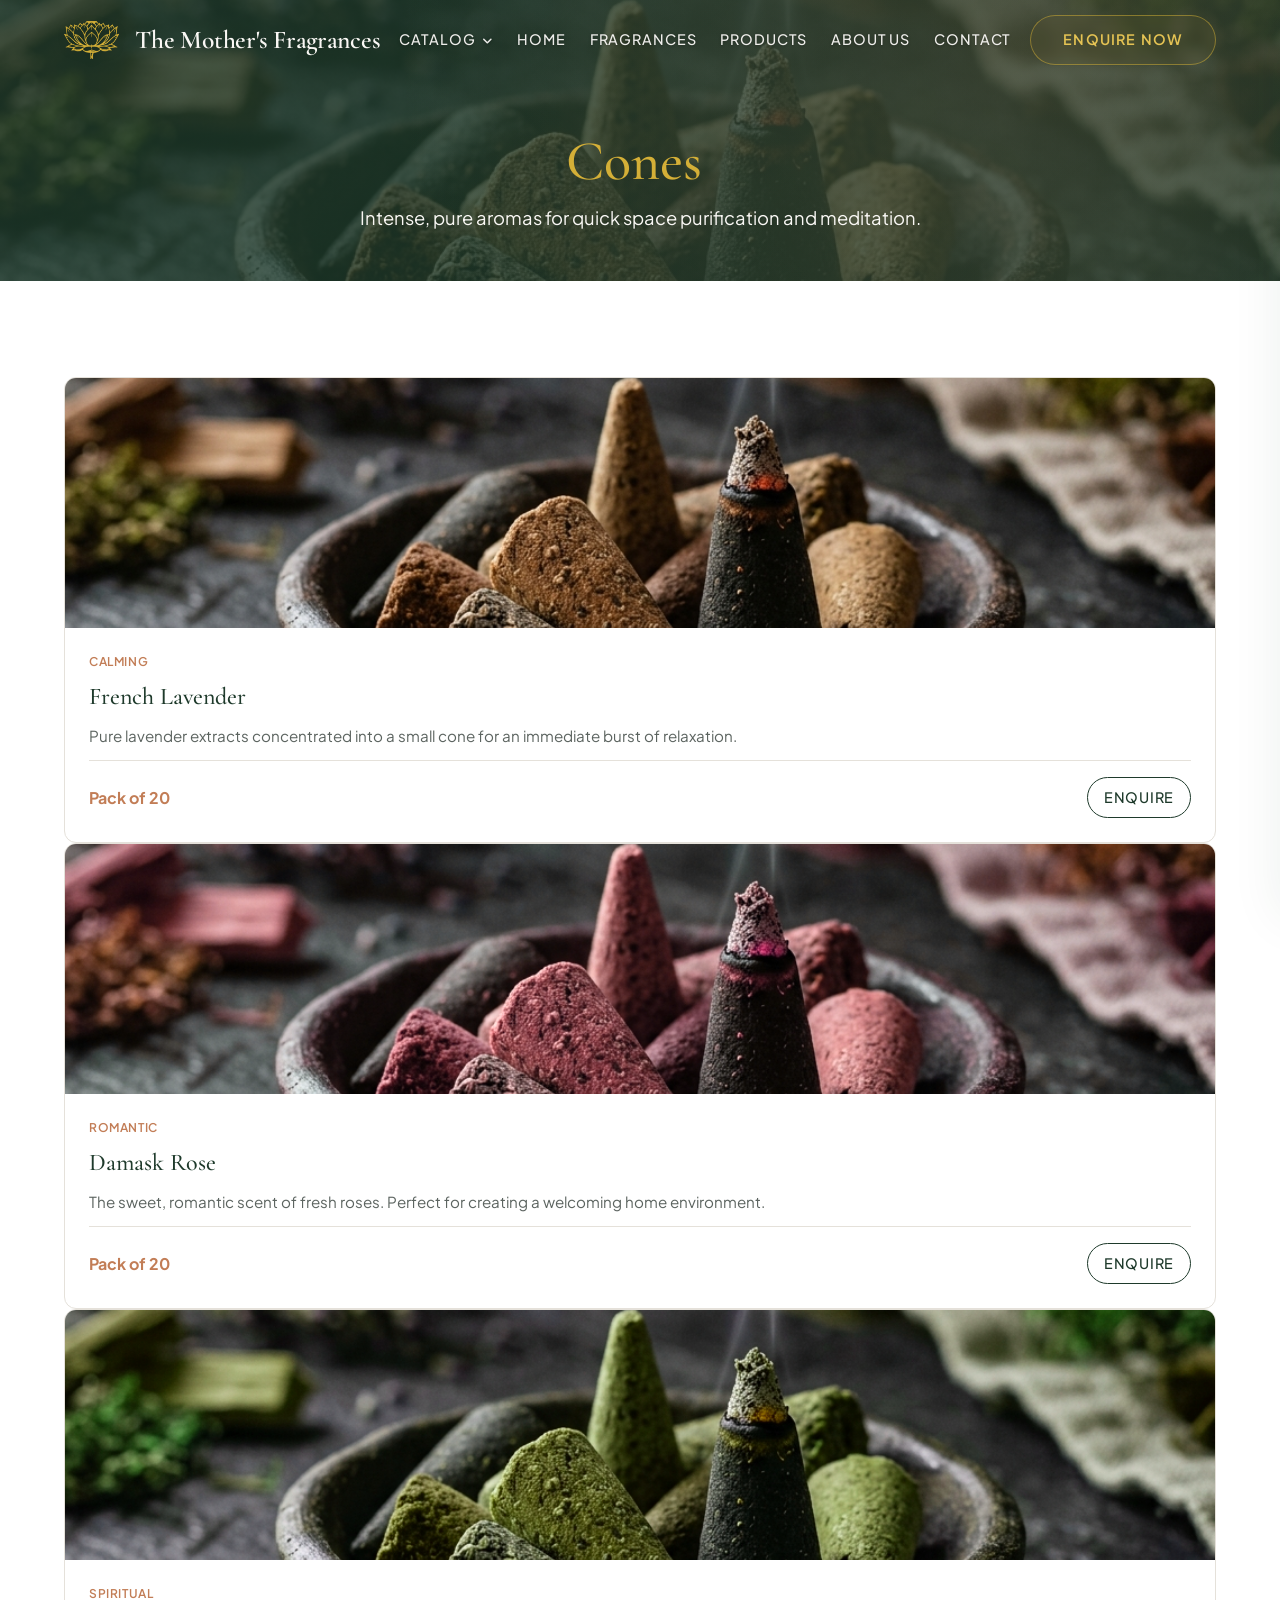
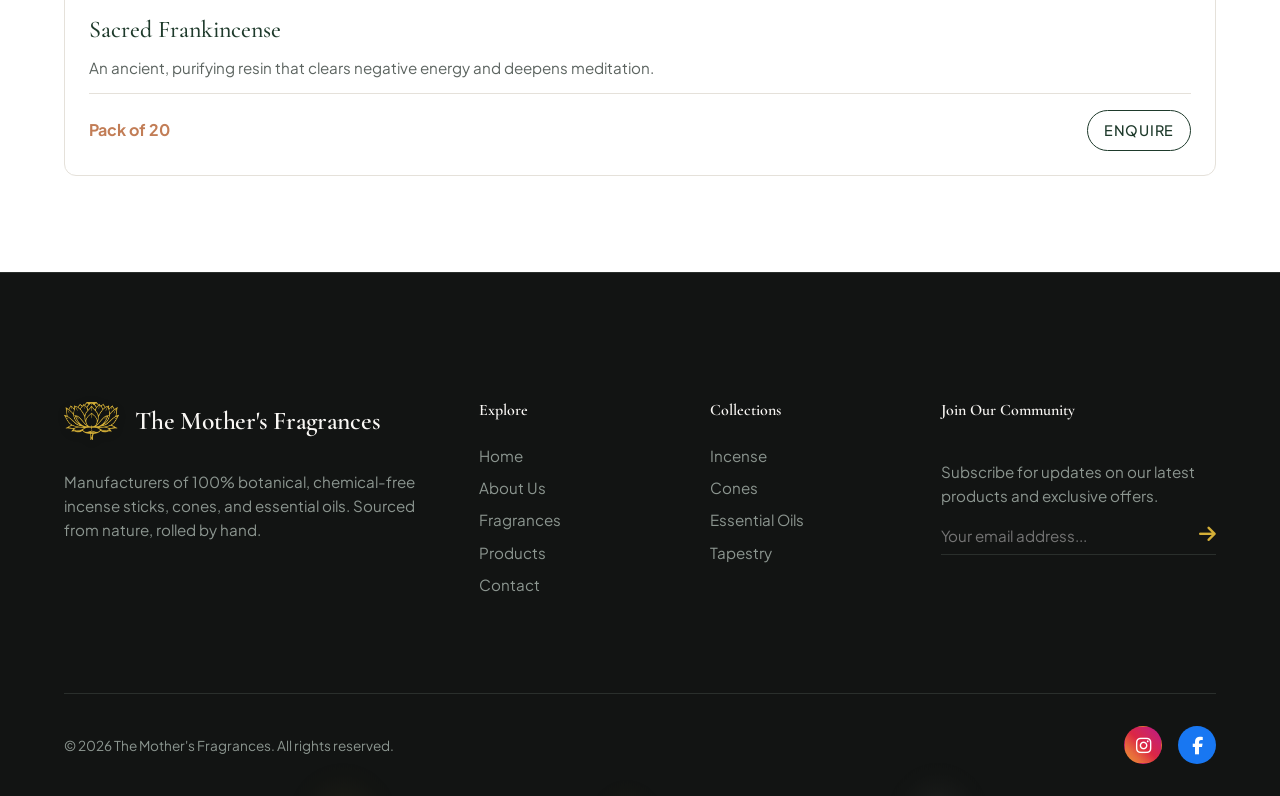
<file: cones.html>
<!DOCTYPE html>
<html lang="en">
<head>
  <meta charset="UTF-8">
  <meta name="viewport" content="width=device-width, initial-scale=1.0">
  <title>Mothersfragrances | Premium Incense, Cones & Oils</title>
  <meta name="description" content="Discover The Mother's Fragrances. Shop our premium collections of handcrafted Incense, Cones, Perfume Oils, Essential Oils, and Tapestries.">
  <meta name="keywords" content="The Mother's Fragrances, incense, cones, tapestry, perfume oils, essential oils, handcrafted incense">
  <link rel="icon" type="image/webp" href="./assets/images/lotus-logo-golden.webp">
  
  <!-- CSS Stylesheets -->
  <link rel="stylesheet" href="./assets/css/variables.css">
  <link rel="stylesheet" href="./assets/css/styles.css?v=39">
  
  <!-- FontAwesome for Premium Icons -->
  <link rel="stylesheet" href="https://cdnjs.cloudflare.com/ajax/libs/font-awesome/6.4.0/css/all.min.css">
  
  <style>
    /* Home page specific styles */
    .hero {
      min-height: 100vh;
      display: flex;
      align-items: center;
      position: relative;
      background-color: var(--color-primary);
      color: var(--color-bg);
      padding-top: var(--header-height);
      overflow: hidden;
    }

    .hero::before {
      content: '';
      position: absolute;
      top: 0;
      left: 0;
      width: 100%;
      height: 100%;
      background: radial-gradient(circle at 60% 40%, rgba(194, 125, 86, 0.25) 0%, transparent 60%);
      z-index: 1;
    }

    .hero-container {
      display: grid;
      grid-template-columns: 1.1fr 0.9fr;
      align-items: center;
      gap: var(--space-3xl);
      z-index: 2;
      position: relative;
      width: 90%;
      max-width: var(--max-width);
      margin: 0 auto;
    }

    .hero-content {
      display: flex;
      flex-direction: column;
      gap: var(--space-md);
    }

    .hero-badge {
      align-self: flex-start;
      background-color: rgba(212, 175, 55, 0.15);
      border: 1px solid var(--color-gold);
      color: var(--color-gold-light);
      padding: var(--space-xs) var(--space-md);
      border-radius: var(--radius-round);
      font-size: 0.8rem;
      font-weight: 600;
      letter-spacing: 0.1em;
      text-transform: uppercase;
    }

    .hero h1 {
      color: var(--color-bg);
      font-size: 4.2rem;
      line-height: 1.1;
      font-weight: 500;
      letter-spacing: -0.01em;
    }

    .hero h1 span {
      color: var(--color-gold);
      font-style: italic;
    }

    .hero p {
      color: rgba(250, 248, 245, 0.8);
      font-size: 1.15rem;
      max-width: 580px;
    }

    .hero-actions {
      display: flex;
      gap: var(--space-md);
      margin-top: var(--space-md);
    }

    .hero-image-wrapper {
      position: relative;
      height: 600px;
      display: flex;
      align-items: center;
      justify-content: center;
    }

    .hero-image {
      width: 100%;
      height: 100%;
      object-fit: cover;
      border-radius: var(--radius-lg);
      box-shadow: var(--shadow-lg);
      border: 1px solid rgba(255, 255, 255, 0.15);
    }

    .hero-shape {
      position: absolute;
      border: 2px solid var(--color-gold);
      opacity: 0.3;
      border-radius: var(--radius-lg);
      width: 100%;
      height: 100%;
      top: 20px;
      left: 20px;
      z-index: -1;
    }

    @media (max-width: 1024px) {
      .hero-container {
        grid-template-columns: 1fr;
        text-align: center;
        padding: var(--space-xl) 0;
      }
      .hero-badge {
        align-self: center;
      }
      .hero h1 {
        font-size: 3.2rem;
      }
      .hero p {
        margin: 0 auto;
      }
      .hero-actions {
        justify-content: center;
      }
      .hero-image-wrapper {
        height: 400px;
        max-width: 500px;
        margin: 0 auto;
        width: 100%;
      }
    }

    /* Pillars */
    .pillar-card {
      background-color: var(--color-surface);
      border: 1px solid var(--color-border);
      border-radius: var(--radius-md);
      padding: var(--space-xl);
      transition: var(--transition-smooth);
      position: relative;
      overflow: hidden;
      display: flex;
      flex-direction: column;
      gap: var(--space-md);
    }

    .pillar-card::before {
      content: '';
      position: absolute;
      top: 0;
      left: 0;
      width: 4px;
      height: 100%;
      background-color: var(--color-primary);
      transition: var(--transition-smooth);
    }

    .pillar-card:hover {
      transform: translateY(-8px);
      box-shadow: var(--shadow-md);
      border-color: rgba(30, 58, 43, 0.15);
    }

    .pillar-card:hover::before {
      background-color: var(--color-terracotta);
      width: 8px;
    }

    .pillar-icon {
      font-size: 2.2rem;
      color: var(--color-terracotta);
    }

    .pillar-card h3 {
      font-size: 1.5rem;
      color: var(--color-primary);
    }

    /* Split Section */
    .split-section {
      display: grid;
      grid-template-columns: repeat(2, 1fr);
      align-items: center;
      gap: var(--space-4xl);
    }

    .split-image-wrapper {
      position: relative;
      height: 500px;
    }

    .split-image {
      width: 100%;
      height: 100%;
      object-fit: cover;
      border-radius: var(--radius-md);
      box-shadow: var(--shadow-md);
    }

    @media (max-width: 768px) {
      .split-section {
        grid-template-columns: 1fr;
        gap: var(--space-xl);
      }
      .split-image-wrapper {
        height: 300px;
      }
    }

    /* Product Cards Teaser */
    .product-teaser-card {
      background-color: var(--color-surface);
      border: 1px solid var(--color-border);
      border-radius: var(--radius-md);
      overflow: hidden;
      transition: var(--transition-smooth);
      display: flex;
      flex-direction: column;
      height: 100%;
    }

    .product-teaser-card:hover {
      transform: translateY(-5px);
      box-shadow: var(--shadow-md);
    }

    .product-teaser-img-wrapper {
      height: 250px;
      overflow: hidden;
    }

    .product-teaser-img {
      width: 100%;
      height: 100%;
      object-fit: cover;
      transition: var(--transition-slow);
    }

    .product-teaser-card:hover .product-teaser-img {
      transform: scale(1.05);
    }

    .product-teaser-content {
      padding: var(--space-lg);
      flex: 1;
      display: flex;
      flex-direction: column;
      gap: var(--space-sm);
    }

    .product-tag {
      font-family: var(--font-sans);
      font-size: 0.75rem;
      font-weight: 600;
      text-transform: uppercase;
      color: var(--color-terracotta);
      letter-spacing: 0.05em;
    }

    .product-teaser-content h3 {
      font-size: 1.4rem;
      color: var(--color-primary);
    }

    .product-teaser-actions {
      margin-top: auto;
      display: flex;
      justify-content: space-between;
      align-items: center;
      padding-top: var(--space-md);
      border-top: 1px solid var(--color-border);
    }

    /* Counters section */
    .counters-section {
      background-color: var(--color-primary);
      color: var(--color-bg);
      text-align: center;
    }

    .counter-item {
      display: flex;
      flex-direction: column;
      align-items: center;
      gap: var(--space-xs);
    }

    .counter-num {
      font-family: var(--font-serif);
      font-size: 4rem;
      font-weight: bold;
      color: var(--color-gold);
      line-height: 1;
    }

    .counter-title {
      font-family: var(--font-sans);
      font-size: 0.85rem;
      font-weight: 500;
      text-transform: uppercase;
      letter-spacing: 0.1em;
      color: rgba(250, 248, 245, 0.7);
    }

    /* Process Timeline */
    .process-grid {
      display: grid;
      grid-template-columns: repeat(4, 1fr);
      gap: var(--space-lg);
      margin-top: var(--space-2xl);
    }
    .process-step {
      text-align: center;
      position: relative;
    }
    .process-step:not(:last-child)::after {
      content: '\f101';
      font-family: 'Font Awesome 6 Free';
      font-weight: 900;
      position: absolute;
      top: 30%;
      right: -20px;
      color: var(--color-gold);
      font-size: 1.5rem;
      transform: translateY(-50%);
    }
    .process-img-wrapper {
      width: 140px;
      height: 140px;
      border-radius: 50%;
      margin: 0 auto var(--space-md) auto;
      overflow: hidden;
      border: 3px solid var(--color-gold);
      box-shadow: var(--shadow-md);
      position: relative;
    }
    .process-img-wrapper img {
      width: 100%;
      height: 100%;
      object-fit: cover;
      transition: transform 0.5s ease;
    }
    .process-step:hover .process-img-wrapper img {
      transform: scale(1.1);
    }
    .process-step h4 {
      color: var(--color-terracotta);
      font-size: 1.2rem;
      margin-bottom: var(--space-xs);
    }
    @media (max-width: 900px) {
      .process-grid { grid-template-columns: repeat(2, 1fr); gap: var(--space-xl); }
      .process-step:not(:last-child)::after { display: none; }
    }
    @media (max-width: 500px) {
      .process-grid { grid-template-columns: 1fr; }
    }

    /* Ingredients Grid */
    .ingredients-grid {
      display: grid;
      grid-template-columns: repeat(auto-fit, minmax(250px, 1fr));
      gap: var(--space-md);
      margin-top: var(--space-xl);
    }
    .ingredient-card {
      position: relative;
      height: 300px;
      border-radius: var(--radius-md);
      overflow: hidden;
      cursor: pointer;
    }
    .ingredient-img {
      width: 100%;
      height: 100%;
      object-fit: cover;
      transition: transform 0.6s ease;
    }
    .ingredient-card:hover .ingredient-img {
      transform: scale(1.08);
    }
    .ingredient-overlay {
      position: absolute;
      inset: 0;
      background: linear-gradient(to top, rgba(30, 58, 43, 0.9), transparent);
      display: flex;
      flex-direction: column;
      justify-content: flex-end;
      padding: var(--space-lg);
      color: var(--color-bg);
    }
    .ingredient-overlay h3 { color: var(--color-gold); font-size: 1.5rem; margin-bottom: 5px; }

    /* Testimonials */
    .testimonial-grid {
      display: grid;
      grid-template-columns: repeat(auto-fit, minmax(300px, 1fr));
      gap: var(--space-xl);
      margin-top: var(--space-xl);
    }
    .testimonial-card {
      background: var(--color-bg);
      padding: var(--space-xl);
      border-radius: var(--radius-lg);
      box-shadow: var(--shadow-sm);
      position: relative;
    }
    .testimonial-card::before {
      content: '\f10d';
      font-family: 'Font Awesome 6 Free';
      font-weight: 900;
      position: absolute;
      top: 20px;
      right: 20px;
      font-size: 2rem;
      color: rgba(212, 175, 55, 0.2);
    }
    .stars { color: var(--color-gold); margin-bottom: var(--space-sm); font-size: 1.1rem; }
    .testimonial-text { font-style: italic; margin-bottom: var(--space-md); color: var(--color-text); line-height: 1.6; }
    .testimonial-author { font-weight: 600; color: var(--color-primary); }
    .testimonial-company { font-size: 0.85rem; color: var(--color-terracotta); text-transform: uppercase; letter-spacing: 0.05em; }

    /* Wholesale CTA */
    .wholesale-cta {
      position: relative;
      border-radius: var(--radius-lg);
      overflow: hidden;
      margin-top: var(--space-2xl);
    }
    .cta-bg {
      position: absolute;
      inset: 0;
      width: 100%;
      height: 100%;
      object-fit: cover;
      z-index: 1;
    }
    .cta-overlay {
      position: absolute;
      inset: 0;
      background: rgba(30, 58, 43, 0.85);
      z-index: 2;
    }
    .cta-content {
      position: relative;
      z-index: 3;
      padding: var(--space-4xl) var(--space-xl);
      text-align: center;
      color: var(--color-bg);
    }
    .cta-content h2 { color: var(--color-gold); font-size: 2.8rem; margin-bottom: var(--space-sm); }
    .cta-content p { font-size: 1.2rem; max-width: 600px; margin: 0 auto var(--space-xl) auto; opacity: 0.9; }

    /* Parallax & Magnetic Styles */
    .parallax-wrapper {
      overflow: hidden;
      position: relative;
    }
    .parallax-img {
      will-change: transform;
      transform: scale(1.1);
      transition: transform 0.1s cubic-bezier(0.25, 0.46, 0.45, 0.94);
    }
    .magnetic {
      display: inline-block;
      transition: transform 0.3s cubic-bezier(0.25, 1, 0.5, 1), background-color 0.3s, color 0.3s, border-color 0.3s;
      will-change: transform;
    }
    .text-reveal-line {
      overflow: hidden;
      display: inline-block;
      vertical-align: top;
    }
    .reveal-word {
      display: inline-block;
      transform: translateY(110%);
      opacity: 0;
      transition: transform 1s cubic-bezier(0.25, 1, 0.5, 1), opacity 1s ease;
      vertical-align: top;
    }
    .text-reveal-line.revealed .reveal-word {
      transform: translateY(0);
      opacity: 1;
    }
  </style>
  <!-- Google Fonts: Cinzel for cinematic feel -->
  <link rel="preconnect" href="https://fonts.googleapis.com">
  <link rel="preconnect" href="https://fonts.gstatic.com" crossorigin>
  <link href="https://fonts.googleapis.com/css2?family=Cinzel:wght@400;500;600&family=Cormorant+Garamond:ital,wght@0,300;0,400;1,300;1,400&display=swap" rel="stylesheet"></head>
<body>

  <div id="site-header"></div>

  <main>
    <section class="page-hero" style="background: linear-gradient(rgba(30, 58, 43, 0.8), rgba(30, 58, 43, 0.8)), url('./assets/images/incense_cones_aesthetic_1781801710438.png') no-repeat center/cover; color: var(--color-bg);">
      <div class="container flex-center" style="flex-direction: column; text-align: center;">
        <h1 class="text-reveal-line" style="color: var(--color-gold);">Cones</h1>
        <p class="reveal reveal-delay-1" style="max-width: 600px; margin: 0 auto; color: var(--color-bg);">Intense, pure aromas for quick space purification and meditation.</p>
      </div>
    </section>
    
    <section class="section" style="background-color: var(--color-surface);">
      <div class="container">
        <div class="grid" style="grid-template-columns: repeat(auto-fill, minmax(280px, 1fr)); gap: var(--space-xl);">
          
          <!-- Product 1 -->
          <div class="product-teaser-card reveal">
            <div class="product-teaser-img-wrapper">
              <img src="./assets/images/incense_cones_aesthetic_1781801710438.png" alt="Lavender Cones" class="product-teaser-img">
            </div>
            <div class="product-teaser-content">
              <span class="product-tag">Calming</span>
              <h3 style="font-size: 1.5rem;">French Lavender</h3>
              <p style="font-size: 0.95rem;">Pure lavender extracts concentrated into a small cone for an immediate burst of relaxation.</p>
              <div class="product-teaser-actions">
                <span style="font-weight: bold; color: var(--color-terracotta);">Pack of 20</span>
                <a href="contact.html" class="btn btn-outline" style="padding: 0.5rem 1rem; font-size: 0.9rem;">Enquire</a>
              </div>
            </div>
          </div>

          <!-- Product 2 -->
          <div class="product-teaser-card reveal reveal-delay-1">
            <div class="product-teaser-img-wrapper">
              <img src="./assets/images/incense_cones_aesthetic_1781801710438.png" alt="Rose Cones" class="product-teaser-img" style="filter: hue-rotate(320deg);">
            </div>
            <div class="product-teaser-content">
              <span class="product-tag">Romantic</span>
              <h3 style="font-size: 1.5rem;">Damask Rose</h3>
              <p style="font-size: 0.95rem;">The sweet, romantic scent of fresh roses. Perfect for creating a welcoming home environment.</p>
              <div class="product-teaser-actions">
                <span style="font-weight: bold; color: var(--color-terracotta);">Pack of 20</span>
                <a href="contact.html" class="btn btn-outline" style="padding: 0.5rem 1rem; font-size: 0.9rem;">Enquire</a>
              </div>
            </div>
          </div>

          <!-- Product 3 -->
          <div class="product-teaser-card reveal reveal-delay-2">
            <div class="product-teaser-img-wrapper">
              <img src="./assets/images/incense_cones_aesthetic_1781801710438.png" alt="Frankincense Cones" class="product-teaser-img" style="filter: hue-rotate(40deg);">
            </div>
            <div class="product-teaser-content">
              <span class="product-tag">Spiritual</span>
              <h3 style="font-size: 1.5rem;">Sacred Frankincense</h3>
              <p style="font-size: 0.95rem;">An ancient, purifying resin that clears negative energy and deepens meditation.</p>
              <div class="product-teaser-actions">
                <span style="font-weight: bold; color: var(--color-terracotta);">Pack of 20</span>
                <a href="contact.html" class="btn btn-outline" style="padding: 0.5rem 1rem; font-size: 0.9rem;">Enquire</a>
              </div>
            </div>
          </div>

        </div>
      </div>
    </section>
  </main>
  <div id="site-footer"></div>

  <!-- Scripts -->
  <script src="./assets/js/includes.js"></script>
  <script src="./assets/js/main.js?v=24"></script>
</body>
</html>
</file>
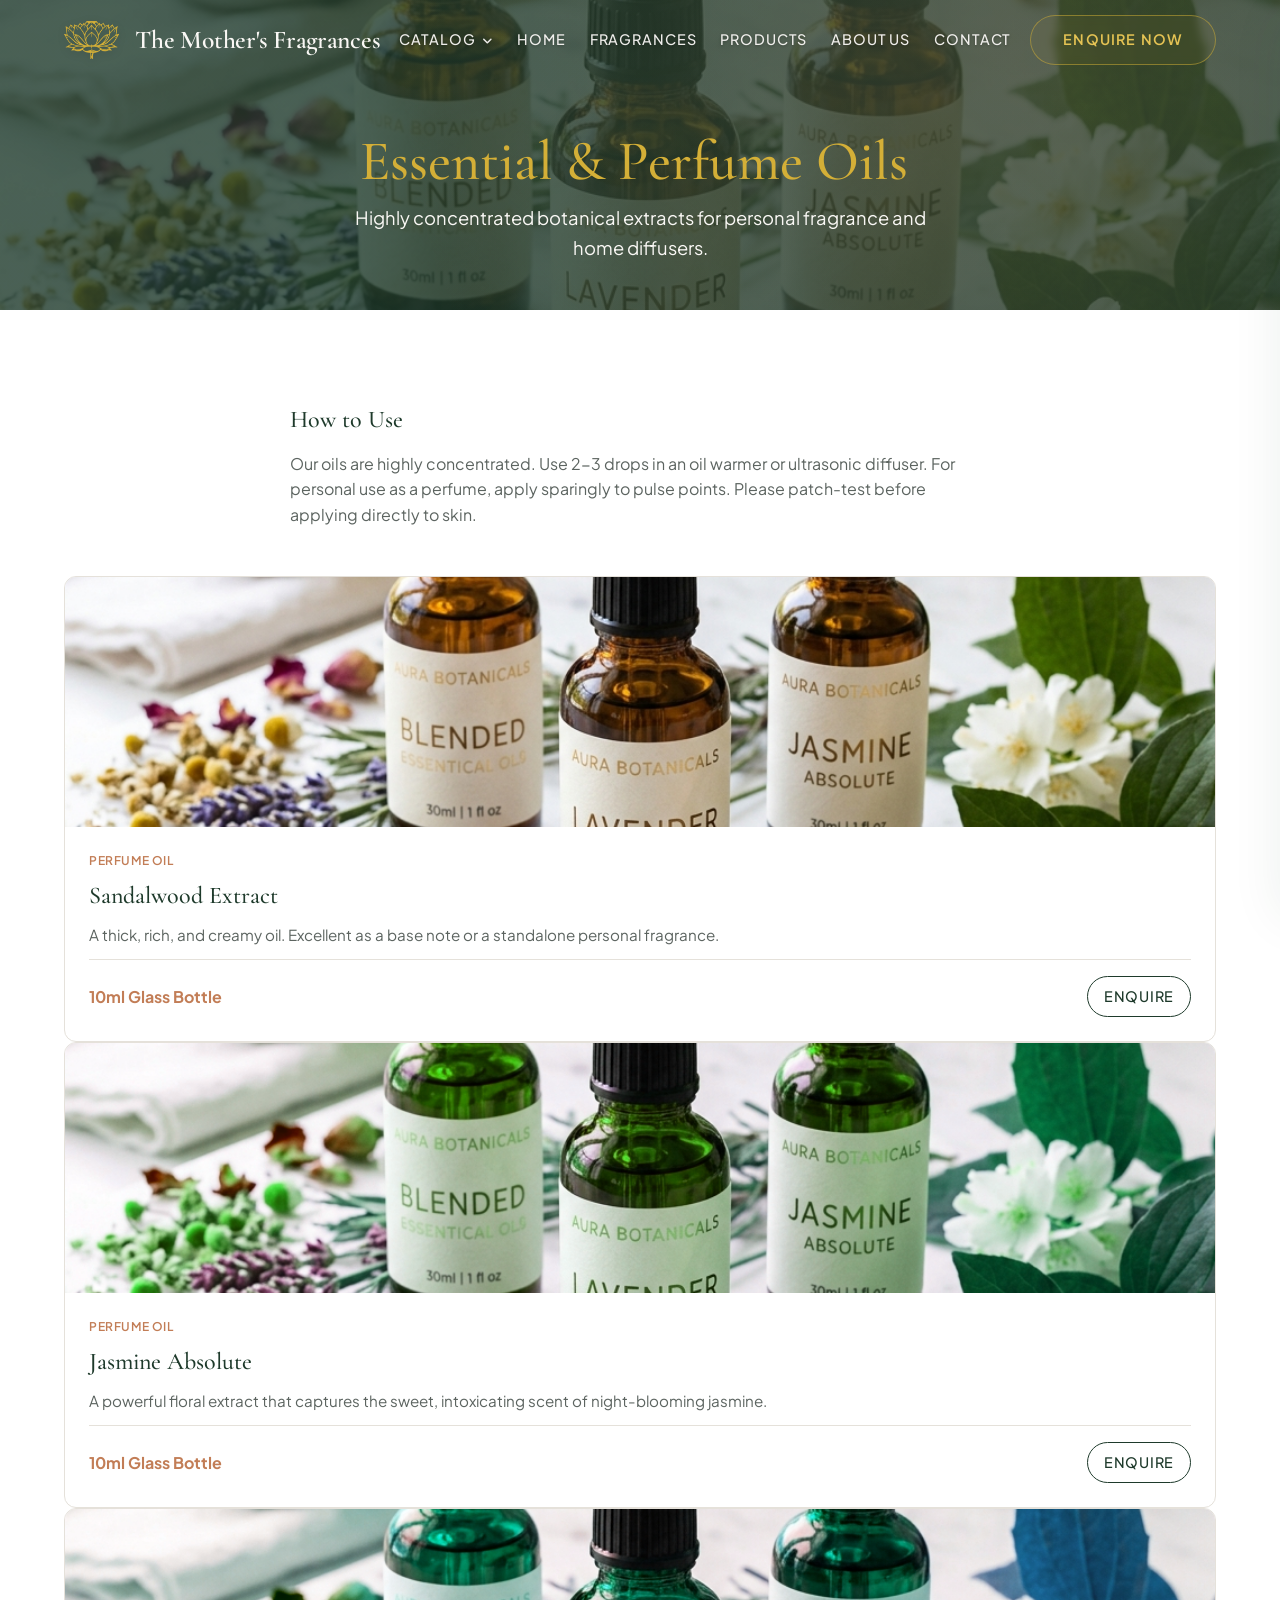
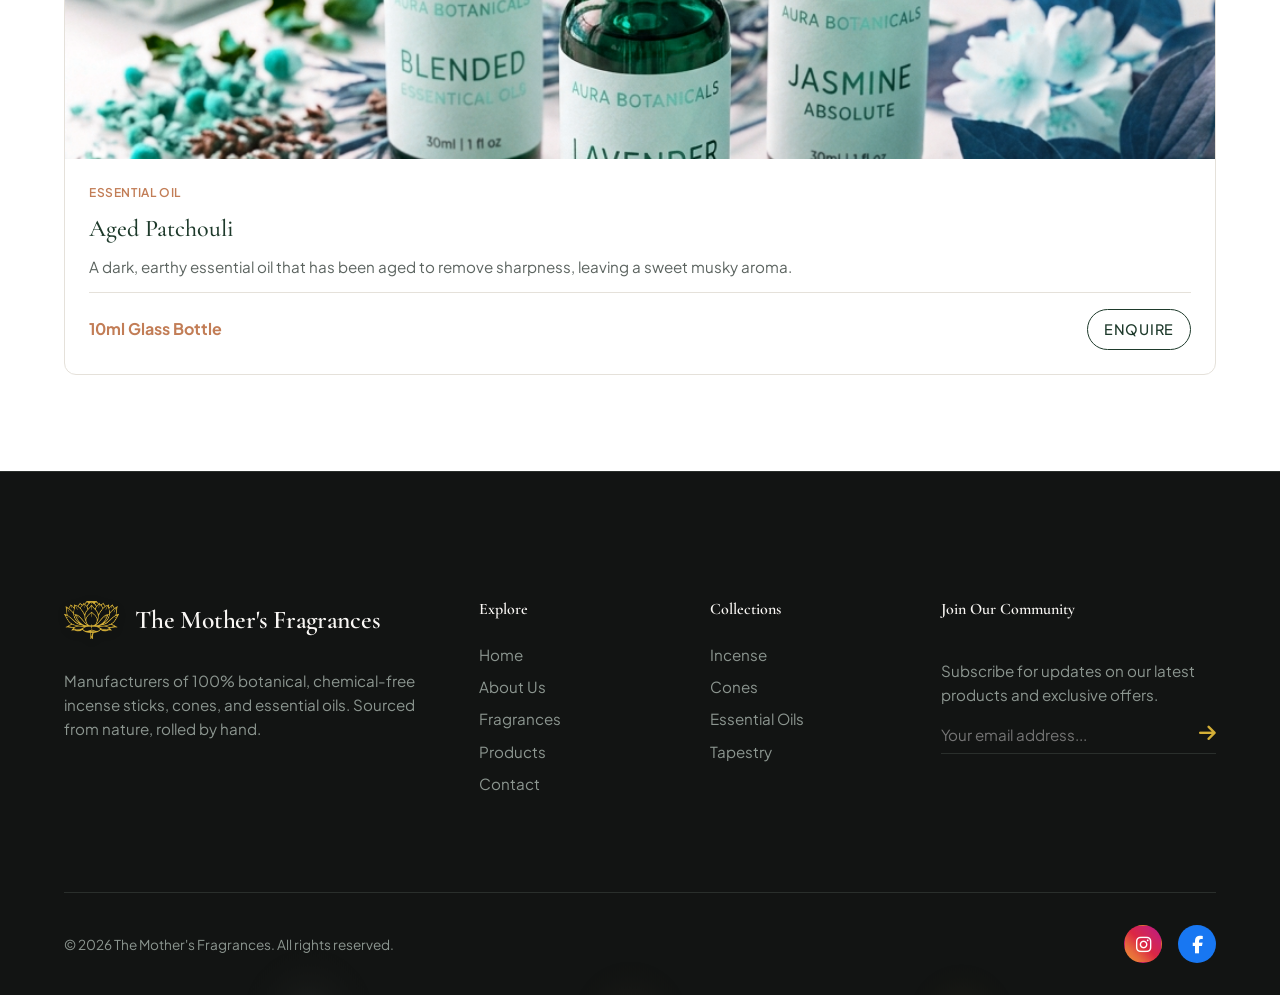
<file: essential-oil.html>
<!DOCTYPE html>
<html lang="en">
<head>
  <meta charset="UTF-8">
  <meta name="viewport" content="width=device-width, initial-scale=1.0">
  <title>Mothersfragrances | Premium Incense, Cones & Oils</title>
  <meta name="description" content="Discover The Mother's Fragrances. Shop our premium collections of handcrafted Incense, Cones, Perfume Oils, Essential Oils, and Tapestries.">
  <meta name="keywords" content="The Mother's Fragrances, incense, cones, tapestry, perfume oils, essential oils, handcrafted incense">
  <link rel="icon" type="image/webp" href="./assets/images/lotus-logo-golden.webp">
  
  <!-- CSS Stylesheets -->
  <link rel="stylesheet" href="./assets/css/variables.css">
  <link rel="stylesheet" href="./assets/css/styles.css?v=39">
  
  <!-- FontAwesome for Premium Icons -->
  <link rel="stylesheet" href="https://cdnjs.cloudflare.com/ajax/libs/font-awesome/6.4.0/css/all.min.css">
  
  <style>
    /* Home page specific styles */
    .hero {
      min-height: 100vh;
      display: flex;
      align-items: center;
      position: relative;
      background-color: var(--color-primary);
      color: var(--color-bg);
      padding-top: var(--header-height);
      overflow: hidden;
    }

    .hero::before {
      content: '';
      position: absolute;
      top: 0;
      left: 0;
      width: 100%;
      height: 100%;
      background: radial-gradient(circle at 60% 40%, rgba(194, 125, 86, 0.25) 0%, transparent 60%);
      z-index: 1;
    }

    .hero-container {
      display: grid;
      grid-template-columns: 1.1fr 0.9fr;
      align-items: center;
      gap: var(--space-3xl);
      z-index: 2;
      position: relative;
      width: 90%;
      max-width: var(--max-width);
      margin: 0 auto;
    }

    .hero-content {
      display: flex;
      flex-direction: column;
      gap: var(--space-md);
    }

    .hero-badge {
      align-self: flex-start;
      background-color: rgba(212, 175, 55, 0.15);
      border: 1px solid var(--color-gold);
      color: var(--color-gold-light);
      padding: var(--space-xs) var(--space-md);
      border-radius: var(--radius-round);
      font-size: 0.8rem;
      font-weight: 600;
      letter-spacing: 0.1em;
      text-transform: uppercase;
    }

    .hero h1 {
      color: var(--color-bg);
      font-size: 4.2rem;
      line-height: 1.1;
      font-weight: 500;
      letter-spacing: -0.01em;
    }

    .hero h1 span {
      color: var(--color-gold);
      font-style: italic;
    }

    .hero p {
      color: rgba(250, 248, 245, 0.8);
      font-size: 1.15rem;
      max-width: 580px;
    }

    .hero-actions {
      display: flex;
      gap: var(--space-md);
      margin-top: var(--space-md);
    }

    .hero-image-wrapper {
      position: relative;
      height: 600px;
      display: flex;
      align-items: center;
      justify-content: center;
    }

    .hero-image {
      width: 100%;
      height: 100%;
      object-fit: cover;
      border-radius: var(--radius-lg);
      box-shadow: var(--shadow-lg);
      border: 1px solid rgba(255, 255, 255, 0.15);
    }

    .hero-shape {
      position: absolute;
      border: 2px solid var(--color-gold);
      opacity: 0.3;
      border-radius: var(--radius-lg);
      width: 100%;
      height: 100%;
      top: 20px;
      left: 20px;
      z-index: -1;
    }

    @media (max-width: 1024px) {
      .hero-container {
        grid-template-columns: 1fr;
        text-align: center;
        padding: var(--space-xl) 0;
      }
      .hero-badge {
        align-self: center;
      }
      .hero h1 {
        font-size: 3.2rem;
      }
      .hero p {
        margin: 0 auto;
      }
      .hero-actions {
        justify-content: center;
      }
      .hero-image-wrapper {
        height: 400px;
        max-width: 500px;
        margin: 0 auto;
        width: 100%;
      }
    }

    /* Pillars */
    .pillar-card {
      background-color: var(--color-surface);
      border: 1px solid var(--color-border);
      border-radius: var(--radius-md);
      padding: var(--space-xl);
      transition: var(--transition-smooth);
      position: relative;
      overflow: hidden;
      display: flex;
      flex-direction: column;
      gap: var(--space-md);
    }

    .pillar-card::before {
      content: '';
      position: absolute;
      top: 0;
      left: 0;
      width: 4px;
      height: 100%;
      background-color: var(--color-primary);
      transition: var(--transition-smooth);
    }

    .pillar-card:hover {
      transform: translateY(-8px);
      box-shadow: var(--shadow-md);
      border-color: rgba(30, 58, 43, 0.15);
    }

    .pillar-card:hover::before {
      background-color: var(--color-terracotta);
      width: 8px;
    }

    .pillar-icon {
      font-size: 2.2rem;
      color: var(--color-terracotta);
    }

    .pillar-card h3 {
      font-size: 1.5rem;
      color: var(--color-primary);
    }

    /* Split Section */
    .split-section {
      display: grid;
      grid-template-columns: repeat(2, 1fr);
      align-items: center;
      gap: var(--space-4xl);
    }

    .split-image-wrapper {
      position: relative;
      height: 500px;
    }

    .split-image {
      width: 100%;
      height: 100%;
      object-fit: cover;
      border-radius: var(--radius-md);
      box-shadow: var(--shadow-md);
    }

    @media (max-width: 768px) {
      .split-section {
        grid-template-columns: 1fr;
        gap: var(--space-xl);
      }
      .split-image-wrapper {
        height: 300px;
      }
    }

    /* Product Cards Teaser */
    .product-teaser-card {
      background-color: var(--color-surface);
      border: 1px solid var(--color-border);
      border-radius: var(--radius-md);
      overflow: hidden;
      transition: var(--transition-smooth);
      display: flex;
      flex-direction: column;
      height: 100%;
    }

    .product-teaser-card:hover {
      transform: translateY(-5px);
      box-shadow: var(--shadow-md);
    }

    .product-teaser-img-wrapper {
      height: 250px;
      overflow: hidden;
    }

    .product-teaser-img {
      width: 100%;
      height: 100%;
      object-fit: cover;
      transition: var(--transition-slow);
    }

    .product-teaser-card:hover .product-teaser-img {
      transform: scale(1.05);
    }

    .product-teaser-content {
      padding: var(--space-lg);
      flex: 1;
      display: flex;
      flex-direction: column;
      gap: var(--space-sm);
    }

    .product-tag {
      font-family: var(--font-sans);
      font-size: 0.75rem;
      font-weight: 600;
      text-transform: uppercase;
      color: var(--color-terracotta);
      letter-spacing: 0.05em;
    }

    .product-teaser-content h3 {
      font-size: 1.4rem;
      color: var(--color-primary);
    }

    .product-teaser-actions {
      margin-top: auto;
      display: flex;
      justify-content: space-between;
      align-items: center;
      padding-top: var(--space-md);
      border-top: 1px solid var(--color-border);
    }

    /* Counters section */
    .counters-section {
      background-color: var(--color-primary);
      color: var(--color-bg);
      text-align: center;
    }

    .counter-item {
      display: flex;
      flex-direction: column;
      align-items: center;
      gap: var(--space-xs);
    }

    .counter-num {
      font-family: var(--font-serif);
      font-size: 4rem;
      font-weight: bold;
      color: var(--color-gold);
      line-height: 1;
    }

    .counter-title {
      font-family: var(--font-sans);
      font-size: 0.85rem;
      font-weight: 500;
      text-transform: uppercase;
      letter-spacing: 0.1em;
      color: rgba(250, 248, 245, 0.7);
    }

    /* Process Timeline */
    .process-grid {
      display: grid;
      grid-template-columns: repeat(4, 1fr);
      gap: var(--space-lg);
      margin-top: var(--space-2xl);
    }
    .process-step {
      text-align: center;
      position: relative;
    }
    .process-step:not(:last-child)::after {
      content: '\f101';
      font-family: 'Font Awesome 6 Free';
      font-weight: 900;
      position: absolute;
      top: 30%;
      right: -20px;
      color: var(--color-gold);
      font-size: 1.5rem;
      transform: translateY(-50%);
    }
    .process-img-wrapper {
      width: 140px;
      height: 140px;
      border-radius: 50%;
      margin: 0 auto var(--space-md) auto;
      overflow: hidden;
      border: 3px solid var(--color-gold);
      box-shadow: var(--shadow-md);
      position: relative;
    }
    .process-img-wrapper img {
      width: 100%;
      height: 100%;
      object-fit: cover;
      transition: transform 0.5s ease;
    }
    .process-step:hover .process-img-wrapper img {
      transform: scale(1.1);
    }
    .process-step h4 {
      color: var(--color-terracotta);
      font-size: 1.2rem;
      margin-bottom: var(--space-xs);
    }
    @media (max-width: 900px) {
      .process-grid { grid-template-columns: repeat(2, 1fr); gap: var(--space-xl); }
      .process-step:not(:last-child)::after { display: none; }
    }
    @media (max-width: 500px) {
      .process-grid { grid-template-columns: 1fr; }
    }

    /* Ingredients Grid */
    .ingredients-grid {
      display: grid;
      grid-template-columns: repeat(auto-fit, minmax(250px, 1fr));
      gap: var(--space-md);
      margin-top: var(--space-xl);
    }
    .ingredient-card {
      position: relative;
      height: 300px;
      border-radius: var(--radius-md);
      overflow: hidden;
      cursor: pointer;
    }
    .ingredient-img {
      width: 100%;
      height: 100%;
      object-fit: cover;
      transition: transform 0.6s ease;
    }
    .ingredient-card:hover .ingredient-img {
      transform: scale(1.08);
    }
    .ingredient-overlay {
      position: absolute;
      inset: 0;
      background: linear-gradient(to top, rgba(30, 58, 43, 0.9), transparent);
      display: flex;
      flex-direction: column;
      justify-content: flex-end;
      padding: var(--space-lg);
      color: var(--color-bg);
    }
    .ingredient-overlay h3 { color: var(--color-gold); font-size: 1.5rem; margin-bottom: 5px; }

    /* Testimonials */
    .testimonial-grid {
      display: grid;
      grid-template-columns: repeat(auto-fit, minmax(300px, 1fr));
      gap: var(--space-xl);
      margin-top: var(--space-xl);
    }
    .testimonial-card {
      background: var(--color-bg);
      padding: var(--space-xl);
      border-radius: var(--radius-lg);
      box-shadow: var(--shadow-sm);
      position: relative;
    }
    .testimonial-card::before {
      content: '\f10d';
      font-family: 'Font Awesome 6 Free';
      font-weight: 900;
      position: absolute;
      top: 20px;
      right: 20px;
      font-size: 2rem;
      color: rgba(212, 175, 55, 0.2);
    }
    .stars { color: var(--color-gold); margin-bottom: var(--space-sm); font-size: 1.1rem; }
    .testimonial-text { font-style: italic; margin-bottom: var(--space-md); color: var(--color-text); line-height: 1.6; }
    .testimonial-author { font-weight: 600; color: var(--color-primary); }
    .testimonial-company { font-size: 0.85rem; color: var(--color-terracotta); text-transform: uppercase; letter-spacing: 0.05em; }

    /* Wholesale CTA */
    .wholesale-cta {
      position: relative;
      border-radius: var(--radius-lg);
      overflow: hidden;
      margin-top: var(--space-2xl);
    }
    .cta-bg {
      position: absolute;
      inset: 0;
      width: 100%;
      height: 100%;
      object-fit: cover;
      z-index: 1;
    }
    .cta-overlay {
      position: absolute;
      inset: 0;
      background: rgba(30, 58, 43, 0.85);
      z-index: 2;
    }
    .cta-content {
      position: relative;
      z-index: 3;
      padding: var(--space-4xl) var(--space-xl);
      text-align: center;
      color: var(--color-bg);
    }
    .cta-content h2 { color: var(--color-gold); font-size: 2.8rem; margin-bottom: var(--space-sm); }
    .cta-content p { font-size: 1.2rem; max-width: 600px; margin: 0 auto var(--space-xl) auto; opacity: 0.9; }

    /* Parallax & Magnetic Styles */
    .parallax-wrapper {
      overflow: hidden;
      position: relative;
    }
    .parallax-img {
      will-change: transform;
      transform: scale(1.1);
      transition: transform 0.1s cubic-bezier(0.25, 0.46, 0.45, 0.94);
    }
    .magnetic {
      display: inline-block;
      transition: transform 0.3s cubic-bezier(0.25, 1, 0.5, 1), background-color 0.3s, color 0.3s, border-color 0.3s;
      will-change: transform;
    }
    .text-reveal-line {
      overflow: hidden;
      display: inline-block;
      vertical-align: top;
    }
    .reveal-word {
      display: inline-block;
      transform: translateY(110%);
      opacity: 0;
      transition: transform 1s cubic-bezier(0.25, 1, 0.5, 1), opacity 1s ease;
      vertical-align: top;
    }
    .text-reveal-line.revealed .reveal-word {
      transform: translateY(0);
      opacity: 1;
    }
  </style>
  <!-- Google Fonts: Cinzel for cinematic feel -->
  <link rel="preconnect" href="https://fonts.googleapis.com">
  <link rel="preconnect" href="https://fonts.gstatic.com" crossorigin>
  <link href="https://fonts.googleapis.com/css2?family=Cinzel:wght@400;500;600&family=Cormorant+Garamond:ital,wght@0,300;0,400;1,300;1,400&display=swap" rel="stylesheet"></head>
<body>

  <div id="site-header"></div>

  <main>
    <section class="page-hero" style="background: linear-gradient(rgba(30, 58, 43, 0.8), rgba(30, 58, 43, 0.8)), url('./assets/images/essential_oils_bottles_1781801723388.png') no-repeat center/cover; color: var(--color-bg);">
      <div class="container flex-center" style="flex-direction: column; text-align: center;">
        <h1 class="text-reveal-line" style="color: var(--color-gold);">Essential & Perfume Oils</h1>
        <p class="reveal reveal-delay-1" style="max-width: 600px; margin: 0 auto; color: var(--color-bg);">Highly concentrated botanical extracts for personal fragrance and home diffusers.</p>
      </div>
    </section>
    
    <section class="section" style="background-color: var(--color-surface);">
      <div class="container">
        
        <div class="text-center" style="max-width: 700px; margin: 0 auto 3rem auto;">
          <h2 style="color: var(--color-primary); margin-bottom: 1rem;">How to Use</h2>
          <p>Our oils are highly concentrated. Use 2-3 drops in an oil warmer or ultrasonic diffuser. For personal use as a perfume, apply sparingly to pulse points. Please patch-test before applying directly to skin.</p>
        </div>

        <div class="grid" style="grid-template-columns: repeat(auto-fill, minmax(280px, 1fr)); gap: var(--space-xl);">
          
          <!-- Product 1 -->
          <div class="product-teaser-card reveal">
            <div class="product-teaser-img-wrapper">
              <img src="./assets/images/essential_oils_bottles_1781801723388.png" alt="Sandalwood Oil" class="product-teaser-img">
            </div>
            <div class="product-teaser-content">
              <span class="product-tag">Perfume Oil</span>
              <h3 style="font-size: 1.5rem;">Sandalwood Extract</h3>
              <p style="font-size: 0.95rem;">A thick, rich, and creamy oil. Excellent as a base note or a standalone personal fragrance.</p>
              <div class="product-teaser-actions">
                <span style="font-weight: bold; color: var(--color-terracotta);">10ml Glass Bottle</span>
                <a href="contact.html" class="btn btn-outline" style="padding: 0.5rem 1rem; font-size: 0.9rem;">Enquire</a>
              </div>
            </div>
          </div>

          <!-- Product 2 -->
          <div class="product-teaser-card reveal reveal-delay-1">
            <div class="product-teaser-img-wrapper">
              <img src="./assets/images/essential_oils_bottles_1781801723388.png" alt="Jasmine Oil" class="product-teaser-img" style="filter: hue-rotate(60deg);">
            </div>
            <div class="product-teaser-content">
              <span class="product-tag">Perfume Oil</span>
              <h3 style="font-size: 1.5rem;">Jasmine Absolute</h3>
              <p style="font-size: 0.95rem;">A powerful floral extract that captures the sweet, intoxicating scent of night-blooming jasmine.</p>
              <div class="product-teaser-actions">
                <span style="font-weight: bold; color: var(--color-terracotta);">10ml Glass Bottle</span>
                <a href="contact.html" class="btn btn-outline" style="padding: 0.5rem 1rem; font-size: 0.9rem;">Enquire</a>
              </div>
            </div>
          </div>

          <!-- Product 3 -->
          <div class="product-teaser-card reveal reveal-delay-2">
            <div class="product-teaser-img-wrapper">
              <img src="./assets/images/essential_oils_bottles_1781801723388.png" alt="Patchouli Oil" class="product-teaser-img" style="filter: hue-rotate(120deg);">
            </div>
            <div class="product-teaser-content">
              <span class="product-tag">Essential Oil</span>
              <h3 style="font-size: 1.5rem;">Aged Patchouli</h3>
              <p style="font-size: 0.95rem;">A dark, earthy essential oil that has been aged to remove sharpness, leaving a sweet musky aroma.</p>
              <div class="product-teaser-actions">
                <span style="font-weight: bold; color: var(--color-terracotta);">10ml Glass Bottle</span>
                <a href="contact.html" class="btn btn-outline" style="padding: 0.5rem 1rem; font-size: 0.9rem;">Enquire</a>
              </div>
            </div>
          </div>

        </div>
      </div>
    </section>
  </main>
  <div id="site-footer"></div>

  <!-- Scripts -->
  <script src="./assets/js/includes.js"></script>
  <script src="./assets/js/main.js?v=24"></script>
</body>
</html>
</file>
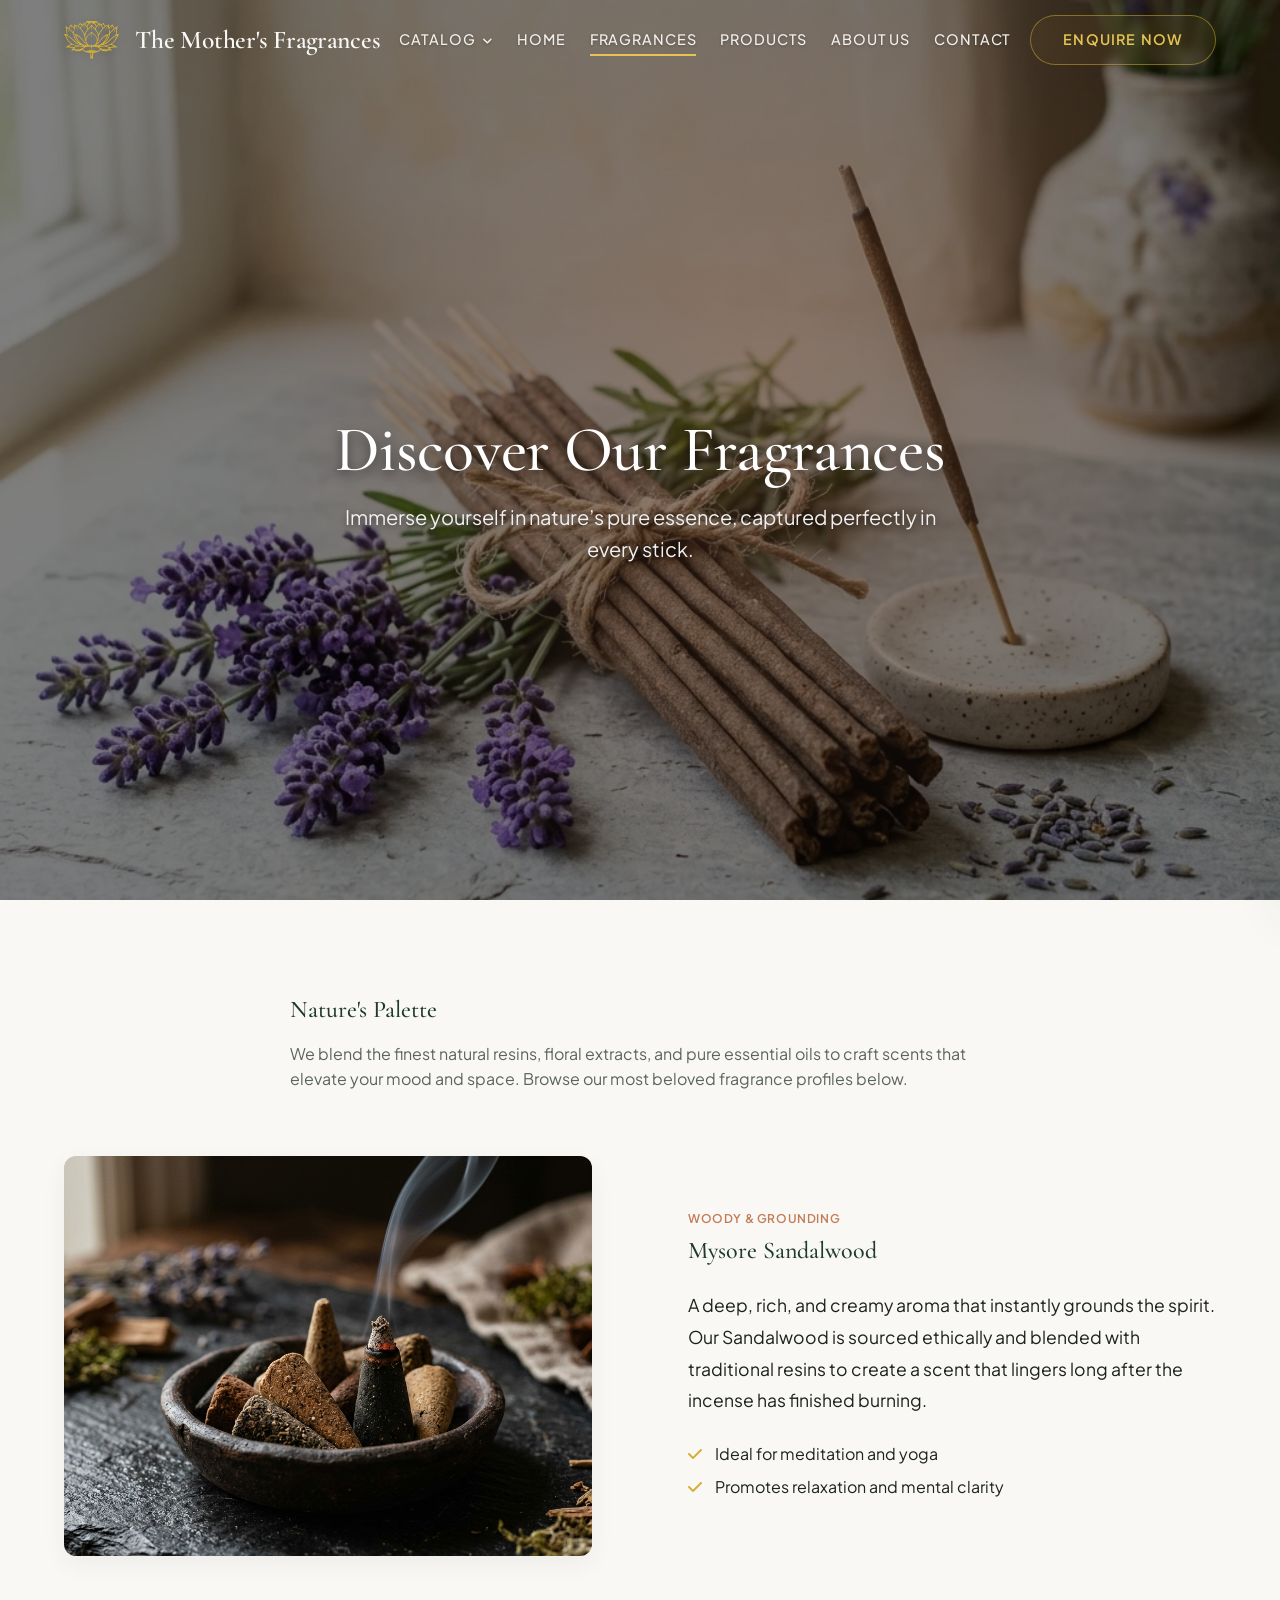
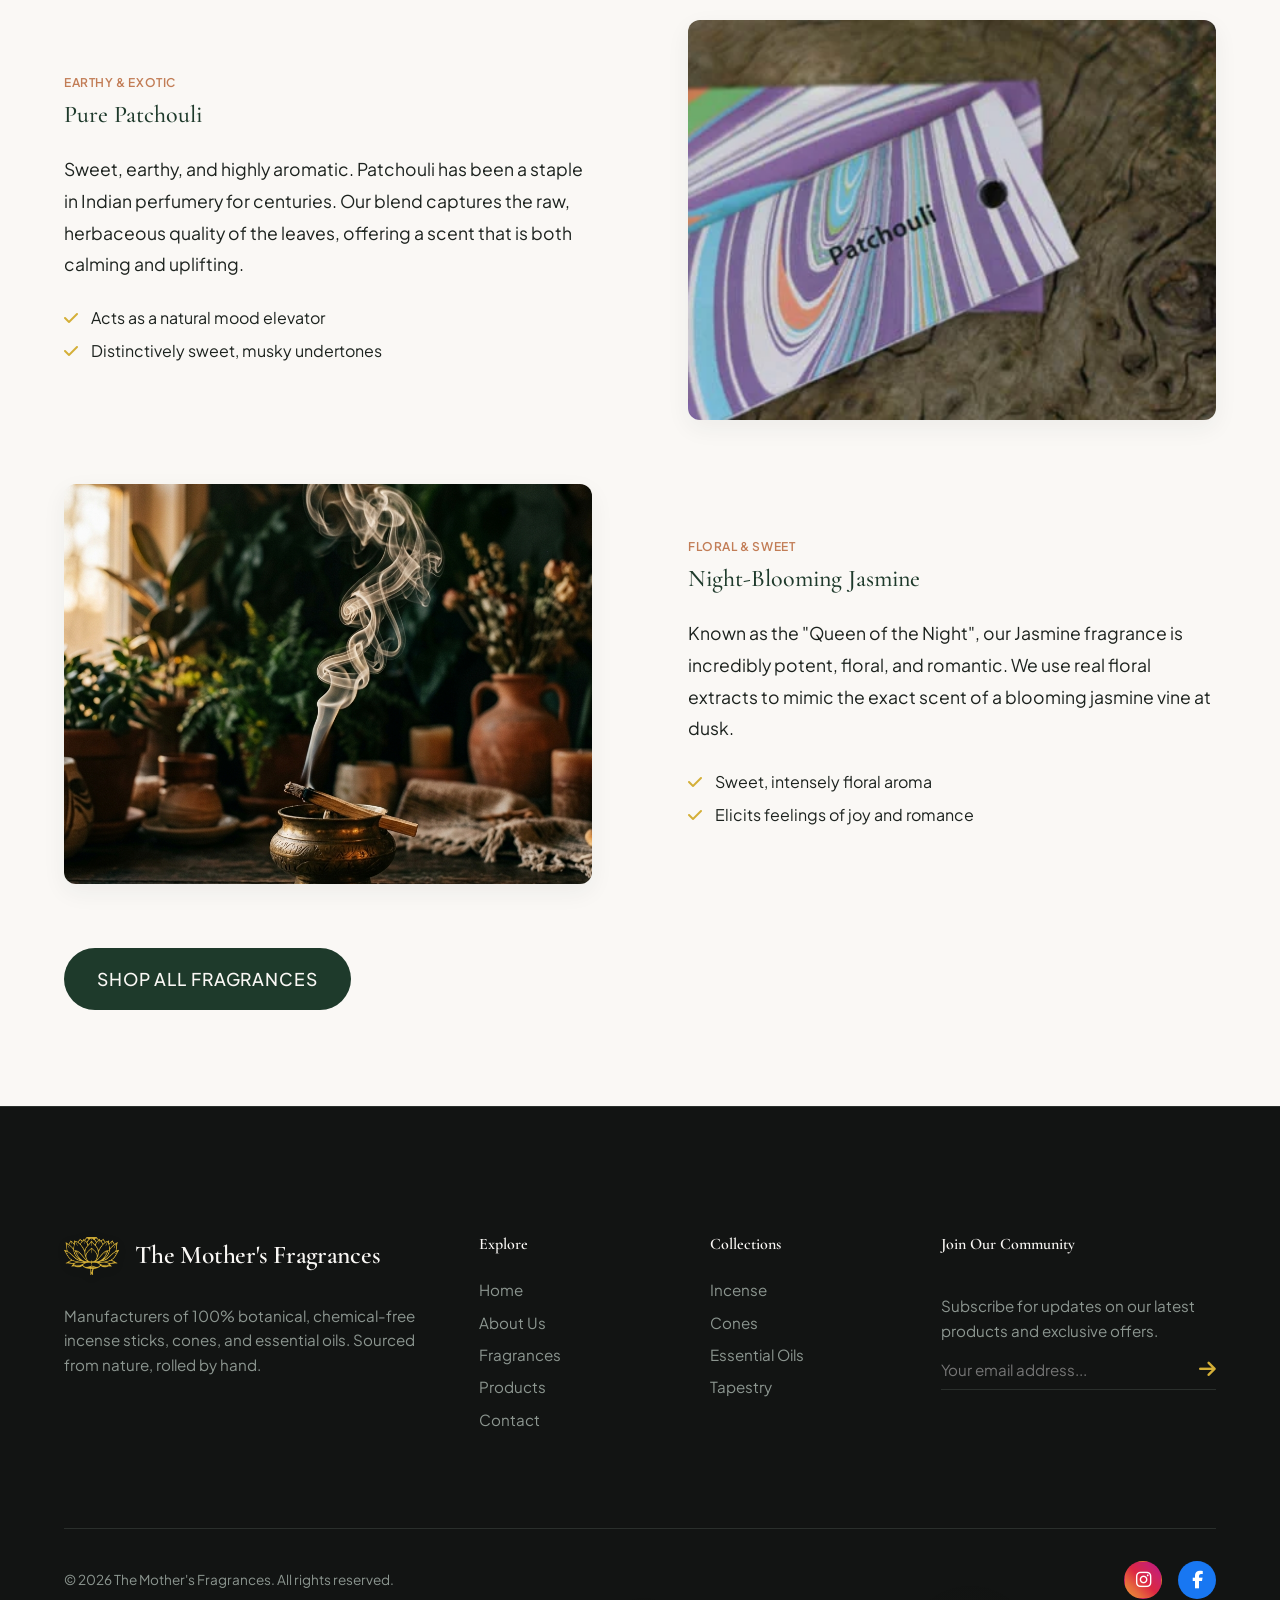
<file: fragrances.html>
<!DOCTYPE html>
<html lang="en">
<head>
  <meta charset="UTF-8">
  <meta name="viewport" content="width=device-width, initial-scale=1.0">
  <title>Mothersfragrances | Premium Incense, Cones & Oils</title>
  <meta name="description" content="Discover The Mother's Fragrances. Shop our premium collections of handcrafted Incense, Cones, Perfume Oils, Essential Oils, and Tapestries.">
  <meta name="keywords" content="The Mother's Fragrances, incense, cones, tapestry, perfume oils, essential oils, handcrafted incense">
  <link rel="icon" type="image/webp" href="./assets/images/lotus-logo-golden.webp">
  
  <!-- CSS Stylesheets -->
  <link rel="stylesheet" href="./assets/css/variables.css">
  <link rel="stylesheet" href="./assets/css/styles.css?v=39">
  
  <!-- FontAwesome for Premium Icons -->
  <link rel="stylesheet" href="https://cdnjs.cloudflare.com/ajax/libs/font-awesome/6.4.0/css/all.min.css">
  
  <style>
    /* Home page specific styles */
    .hero {
      min-height: 100vh;
      display: flex;
      align-items: center;
      position: relative;
      background-color: var(--color-primary);
      color: var(--color-bg);
      padding-top: var(--header-height);
      overflow: hidden;
    }

    .hero::before {
      content: '';
      position: absolute;
      top: 0;
      left: 0;
      width: 100%;
      height: 100%;
      background: radial-gradient(circle at 60% 40%, rgba(194, 125, 86, 0.25) 0%, transparent 60%);
      z-index: 1;
    }

    .hero-container {
      display: grid;
      grid-template-columns: 1.1fr 0.9fr;
      align-items: center;
      gap: var(--space-3xl);
      z-index: 2;
      position: relative;
      width: 90%;
      max-width: var(--max-width);
      margin: 0 auto;
    }

    .hero-content {
      display: flex;
      flex-direction: column;
      gap: var(--space-md);
    }

    .hero-badge {
      align-self: flex-start;
      background-color: rgba(212, 175, 55, 0.15);
      border: 1px solid var(--color-gold);
      color: var(--color-gold-light);
      padding: var(--space-xs) var(--space-md);
      border-radius: var(--radius-round);
      font-size: 0.8rem;
      font-weight: 600;
      letter-spacing: 0.1em;
      text-transform: uppercase;
    }

    .hero h1 {
      color: var(--color-bg);
      font-size: 4.2rem;
      line-height: 1.1;
      font-weight: 500;
      letter-spacing: -0.01em;
    }

    .hero h1 span {
      color: var(--color-gold);
      font-style: italic;
    }

    .hero p {
      color: rgba(250, 248, 245, 0.8);
      font-size: 1.15rem;
      max-width: 580px;
    }

    .hero-actions {
      display: flex;
      gap: var(--space-md);
      margin-top: var(--space-md);
    }

    .hero-image-wrapper {
      position: relative;
      height: 600px;
      display: flex;
      align-items: center;
      justify-content: center;
    }

    .hero-image {
      width: 100%;
      height: 100%;
      object-fit: cover;
      border-radius: var(--radius-lg);
      box-shadow: var(--shadow-lg);
      border: 1px solid rgba(255, 255, 255, 0.15);
    }

    .hero-shape {
      position: absolute;
      border: 2px solid var(--color-gold);
      opacity: 0.3;
      border-radius: var(--radius-lg);
      width: 100%;
      height: 100%;
      top: 20px;
      left: 20px;
      z-index: -1;
    }

    @media (max-width: 1024px) {
      .hero-container {
        grid-template-columns: 1fr;
        text-align: center;
        padding: var(--space-xl) 0;
      }
      .hero-badge {
        align-self: center;
      }
      .hero h1 {
        font-size: 3.2rem;
      }
      .hero p {
        margin: 0 auto;
      }
      .hero-actions {
        justify-content: center;
      }
      .hero-image-wrapper {
        height: 400px;
        max-width: 500px;
        margin: 0 auto;
        width: 100%;
      }
    }

    /* Pillars */
    .pillar-card {
      background-color: var(--color-surface);
      border: 1px solid var(--color-border);
      border-radius: var(--radius-md);
      padding: var(--space-xl);
      transition: var(--transition-smooth);
      position: relative;
      overflow: hidden;
      display: flex;
      flex-direction: column;
      gap: var(--space-md);
    }

    .pillar-card::before {
      content: '';
      position: absolute;
      top: 0;
      left: 0;
      width: 4px;
      height: 100%;
      background-color: var(--color-primary);
      transition: var(--transition-smooth);
    }

    .pillar-card:hover {
      transform: translateY(-8px);
      box-shadow: var(--shadow-md);
      border-color: rgba(30, 58, 43, 0.15);
    }

    .pillar-card:hover::before {
      background-color: var(--color-terracotta);
      width: 8px;
    }

    .pillar-icon {
      font-size: 2.2rem;
      color: var(--color-terracotta);
    }

    .pillar-card h3 {
      font-size: 1.5rem;
      color: var(--color-primary);
    }

    /* Split Section */
    .split-section {
      display: grid;
      grid-template-columns: repeat(2, 1fr);
      align-items: center;
      gap: var(--space-4xl);
    }

    .split-image-wrapper {
      position: relative;
      height: 500px;
    }

    .split-image {
      width: 100%;
      height: 100%;
      object-fit: cover;
      border-radius: var(--radius-md);
      box-shadow: var(--shadow-md);
    }

    @media (max-width: 768px) {
      .split-section {
        grid-template-columns: 1fr;
        gap: var(--space-xl);
      }
      .split-image-wrapper {
        height: 300px;
      }
    }

    /* Product Cards Teaser */
    .product-teaser-card {
      background-color: var(--color-surface);
      border: 1px solid var(--color-border);
      border-radius: var(--radius-md);
      overflow: hidden;
      transition: var(--transition-smooth);
      display: flex;
      flex-direction: column;
      height: 100%;
    }

    .product-teaser-card:hover {
      transform: translateY(-5px);
      box-shadow: var(--shadow-md);
    }

    .product-teaser-img-wrapper {
      height: 250px;
      overflow: hidden;
    }

    .product-teaser-img {
      width: 100%;
      height: 100%;
      object-fit: cover;
      transition: var(--transition-slow);
    }

    .product-teaser-card:hover .product-teaser-img {
      transform: scale(1.05);
    }

    .product-teaser-content {
      padding: var(--space-lg);
      flex: 1;
      display: flex;
      flex-direction: column;
      gap: var(--space-sm);
    }

    .product-tag {
      font-family: var(--font-sans);
      font-size: 0.75rem;
      font-weight: 600;
      text-transform: uppercase;
      color: var(--color-terracotta);
      letter-spacing: 0.05em;
    }

    .product-teaser-content h3 {
      font-size: 1.4rem;
      color: var(--color-primary);
    }

    .product-teaser-actions {
      margin-top: auto;
      display: flex;
      justify-content: space-between;
      align-items: center;
      padding-top: var(--space-md);
      border-top: 1px solid var(--color-border);
    }

    /* Counters section */
    .counters-section {
      background-color: var(--color-primary);
      color: var(--color-bg);
      text-align: center;
    }

    .counter-item {
      display: flex;
      flex-direction: column;
      align-items: center;
      gap: var(--space-xs);
    }

    .counter-num {
      font-family: var(--font-serif);
      font-size: 4rem;
      font-weight: bold;
      color: var(--color-gold);
      line-height: 1;
    }

    .counter-title {
      font-family: var(--font-sans);
      font-size: 0.85rem;
      font-weight: 500;
      text-transform: uppercase;
      letter-spacing: 0.1em;
      color: rgba(250, 248, 245, 0.7);
    }

    /* Process Timeline */
    .process-grid {
      display: grid;
      grid-template-columns: repeat(4, 1fr);
      gap: var(--space-lg);
      margin-top: var(--space-2xl);
    }
    .process-step {
      text-align: center;
      position: relative;
    }
    .process-step:not(:last-child)::after {
      content: '\f101';
      font-family: 'Font Awesome 6 Free';
      font-weight: 900;
      position: absolute;
      top: 30%;
      right: -20px;
      color: var(--color-gold);
      font-size: 1.5rem;
      transform: translateY(-50%);
    }
    .process-img-wrapper {
      width: 140px;
      height: 140px;
      border-radius: 50%;
      margin: 0 auto var(--space-md) auto;
      overflow: hidden;
      border: 3px solid var(--color-gold);
      box-shadow: var(--shadow-md);
      position: relative;
    }
    .process-img-wrapper img {
      width: 100%;
      height: 100%;
      object-fit: cover;
      transition: transform 0.5s ease;
    }
    .process-step:hover .process-img-wrapper img {
      transform: scale(1.1);
    }
    .process-step h4 {
      color: var(--color-terracotta);
      font-size: 1.2rem;
      margin-bottom: var(--space-xs);
    }
    @media (max-width: 900px) {
      .process-grid { grid-template-columns: repeat(2, 1fr); gap: var(--space-xl); }
      .process-step:not(:last-child)::after { display: none; }
    }
    @media (max-width: 500px) {
      .process-grid { grid-template-columns: 1fr; }
    }

    /* Ingredients Grid */
    .ingredients-grid {
      display: grid;
      grid-template-columns: repeat(auto-fit, minmax(250px, 1fr));
      gap: var(--space-md);
      margin-top: var(--space-xl);
    }
    .ingredient-card {
      position: relative;
      height: 300px;
      border-radius: var(--radius-md);
      overflow: hidden;
      cursor: pointer;
    }
    .ingredient-img {
      width: 100%;
      height: 100%;
      object-fit: cover;
      transition: transform 0.6s ease;
    }
    .ingredient-card:hover .ingredient-img {
      transform: scale(1.08);
    }
    .ingredient-overlay {
      position: absolute;
      inset: 0;
      background: linear-gradient(to top, rgba(30, 58, 43, 0.9), transparent);
      display: flex;
      flex-direction: column;
      justify-content: flex-end;
      padding: var(--space-lg);
      color: var(--color-bg);
    }
    .ingredient-overlay h3 { color: var(--color-gold); font-size: 1.5rem; margin-bottom: 5px; }

    /* Testimonials */
    .testimonial-grid {
      display: grid;
      grid-template-columns: repeat(auto-fit, minmax(300px, 1fr));
      gap: var(--space-xl);
      margin-top: var(--space-xl);
    }
    .testimonial-card {
      background: var(--color-bg);
      padding: var(--space-xl);
      border-radius: var(--radius-lg);
      box-shadow: var(--shadow-sm);
      position: relative;
    }
    .testimonial-card::before {
      content: '\f10d';
      font-family: 'Font Awesome 6 Free';
      font-weight: 900;
      position: absolute;
      top: 20px;
      right: 20px;
      font-size: 2rem;
      color: rgba(212, 175, 55, 0.2);
    }
    .stars { color: var(--color-gold); margin-bottom: var(--space-sm); font-size: 1.1rem; }
    .testimonial-text { font-style: italic; margin-bottom: var(--space-md); color: var(--color-text); line-height: 1.6; }
    .testimonial-author { font-weight: 600; color: var(--color-primary); }
    .testimonial-company { font-size: 0.85rem; color: var(--color-terracotta); text-transform: uppercase; letter-spacing: 0.05em; }

    /* Wholesale CTA */
    .wholesale-cta {
      position: relative;
      border-radius: var(--radius-lg);
      overflow: hidden;
      margin-top: var(--space-2xl);
    }
    .cta-bg {
      position: absolute;
      inset: 0;
      width: 100%;
      height: 100%;
      object-fit: cover;
      z-index: 1;
    }
    .cta-overlay {
      position: absolute;
      inset: 0;
      background: rgba(30, 58, 43, 0.85);
      z-index: 2;
    }
    .cta-content {
      position: relative;
      z-index: 3;
      padding: var(--space-4xl) var(--space-xl);
      text-align: center;
      color: var(--color-bg);
    }
    .cta-content h2 { color: var(--color-gold); font-size: 2.8rem; margin-bottom: var(--space-sm); }
    .cta-content p { font-size: 1.2rem; max-width: 600px; margin: 0 auto var(--space-xl) auto; opacity: 0.9; }

    /* Parallax & Magnetic Styles */
    .parallax-wrapper {
      overflow: hidden;
      position: relative;
    }
    .parallax-img {
      will-change: transform;
      transform: scale(1.1);
      transition: transform 0.1s cubic-bezier(0.25, 0.46, 0.45, 0.94);
    }
    .magnetic {
      display: inline-block;
      transition: transform 0.3s cubic-bezier(0.25, 1, 0.5, 1), background-color 0.3s, color 0.3s, border-color 0.3s;
      will-change: transform;
    }
    .text-reveal-line {
      overflow: hidden;
      display: inline-block;
      vertical-align: top;
    }
    .reveal-word {
      display: inline-block;
      transform: translateY(110%);
      opacity: 0;
      transition: transform 1s cubic-bezier(0.25, 1, 0.5, 1), opacity 1s ease;
      vertical-align: top;
    }
    .text-reveal-line.revealed .reveal-word {
      transform: translateY(0);
      opacity: 1;
    }
  </style>
  <!-- Google Fonts: Cinzel for cinematic feel -->
  <link rel="preconnect" href="https://fonts.googleapis.com">
  <link rel="preconnect" href="https://fonts.gstatic.com" crossorigin>
  <link href="https://fonts.googleapis.com/css2?family=Cinzel:wght@400;500;600&family=Cormorant+Garamond:ital,wght@0,300;0,400;1,300;1,400&display=swap" rel="stylesheet"></head>
<body>

  <div id="site-header"></div>

  <main>
    <!-- Hero Section (Parallax) -->
    <section class="hero" style="background-image: url('./assets/images/lavender_incense.webp'); height: 60vh; position: relative; display: flex; align-items: center; justify-content: center; text-align: center; background-size: cover; background-position: center; background-attachment: fixed;">
      <div style="position: absolute; inset: 0; background: rgba(0, 0, 0, 0.5);"></div>
      <div class="container" style="position: relative; z-index: 2;">
        <h1 class="reveal" style="color: #ffffff; font-size: 4rem; margin-bottom: 1rem; text-shadow: 0 4px 12px rgba(0,0,0,0.5); font-family: var(--font-serif);">Discover Our Fragrances</h1>
        <p class="reveal reveal-delay-1" style="color: #f0f0f0; max-width: 600px; margin: 0 auto; font-size: 1.25rem; text-shadow: 0 2px 6px rgba(0,0,0,0.5);">Immerse yourself in nature’s pure essence, captured perfectly in every stick.</p>
      </div>
    </section>
    
    <section class="section">
      <div class="container">
        <div class="text-center" style="max-width: 700px; margin: 0 auto 4rem auto;">
          <h2 style="color: var(--color-primary); margin-bottom: 1rem;">Nature's Palette</h2>
          <p>We blend the finest natural resins, floral extracts, and pure essential oils to craft scents that elevate your mood and space. Browse our most beloved fragrance profiles below.</p>
        </div>

        <div style="display: flex; flex-direction: column; gap: var(--space-3xl);">
          
          <!-- Fragrance 1 -->
          <div class="split-section" style="align-items: center;">
            <div class="split-image-wrapper reveal" style="height: 400px;">
              <img src="./assets/images/incense_cones_aesthetic_1781801710438.png" alt="Sandalwood" class="split-image">
            </div>
            <div class="split-content reveal reveal-delay-1">
              <span class="product-tag">Woody & Grounding</span>
              <h2 style="color: var(--color-primary); margin: 0.5rem 0 1.5rem 0;">Mysore Sandalwood</h2>
              <p style="font-size: 1.1rem; line-height: 1.8; color: var(--color-text);">
                A deep, rich, and creamy aroma that instantly grounds the spirit. Our Sandalwood is sourced ethically and blended with traditional resins to create a scent that lingers long after the incense has finished burning.
              </p>
              <ul style="margin-top: 1.5rem; list-style-type: none; padding: 0;">
                <li style="margin-bottom: 0.5rem;"><i class="fa-solid fa-check" style="color: var(--color-gold); margin-right: 10px;"></i> Ideal for meditation and yoga</li>
                <li style="margin-bottom: 0.5rem;"><i class="fa-solid fa-check" style="color: var(--color-gold); margin-right: 10px;"></i> Promotes relaxation and mental clarity</li>
              </ul>
            </div>
          </div>

          <!-- Fragrance 2 -->
          <div class="split-section" style="align-items: center; direction: rtl;">
            <div class="split-image-wrapper reveal" style="height: 400px; direction: ltr;">
              <img src="./assets/images/Patchouli.webp" alt="Patchouli" class="split-image">
            </div>
            <div class="split-content reveal reveal-delay-1" style="direction: ltr;">
              <span class="product-tag">Earthy & Exotic</span>
              <h2 style="color: var(--color-primary); margin: 0.5rem 0 1.5rem 0;">Pure Patchouli</h2>
              <p style="font-size: 1.1rem; line-height: 1.8; color: var(--color-text);">
                Sweet, earthy, and highly aromatic. Patchouli has been a staple in Indian perfumery for centuries. Our blend captures the raw, herbaceous quality of the leaves, offering a scent that is both calming and uplifting.
              </p>
              <ul style="margin-top: 1.5rem; list-style-type: none; padding: 0;">
                <li style="margin-bottom: 0.5rem;"><i class="fa-solid fa-check" style="color: var(--color-gold); margin-right: 10px;"></i> Acts as a natural mood elevator</li>
                <li style="margin-bottom: 0.5rem;"><i class="fa-solid fa-check" style="color: var(--color-gold); margin-right: 10px;"></i> Distinctively sweet, musky undertones</li>
              </ul>
            </div>
          </div>

          <!-- Fragrance 3 -->
          <div class="split-section" style="align-items: center;">
            <div class="split-image-wrapper reveal" style="height: 400px;">
              <img src="./assets/images/hero_incense_mood_1781801686159.png" alt="Jasmine" class="split-image">
            </div>
            <div class="split-content reveal reveal-delay-1">
              <span class="product-tag">Floral & Sweet</span>
              <h2 style="color: var(--color-primary); margin: 0.5rem 0 1.5rem 0;">Night-Blooming Jasmine</h2>
              <p style="font-size: 1.1rem; line-height: 1.8; color: var(--color-text);">
                Known as the "Queen of the Night", our Jasmine fragrance is incredibly potent, floral, and romantic. We use real floral extracts to mimic the exact scent of a blooming jasmine vine at dusk.
              </p>
              <ul style="margin-top: 1.5rem; list-style-type: none; padding: 0;">
                <li style="margin-bottom: 0.5rem;"><i class="fa-solid fa-check" style="color: var(--color-gold); margin-right: 10px;"></i> Sweet, intensely floral aroma</li>
                <li style="margin-bottom: 0.5rem;"><i class="fa-solid fa-check" style="color: var(--color-gold); margin-right: 10px;"></i> Elicits feelings of joy and romance</li>
              </ul>
            </div>
          </div>

        </div>

        <div class="text-center" style="margin-top: 4rem;">
          <a href="products.html" class="btn btn-primary" style="padding: 1rem 2rem; font-size: 1.1rem;">Shop All Fragrances</a>
        </div>
      </div>
    </section>
  </main>
  <div id="site-footer"></div>

  <!-- Scripts -->
  <script src="./assets/js/includes.js"></script>
  <script src="./assets/js/main.js?v=24"></script>
</body>
</html>
</file>
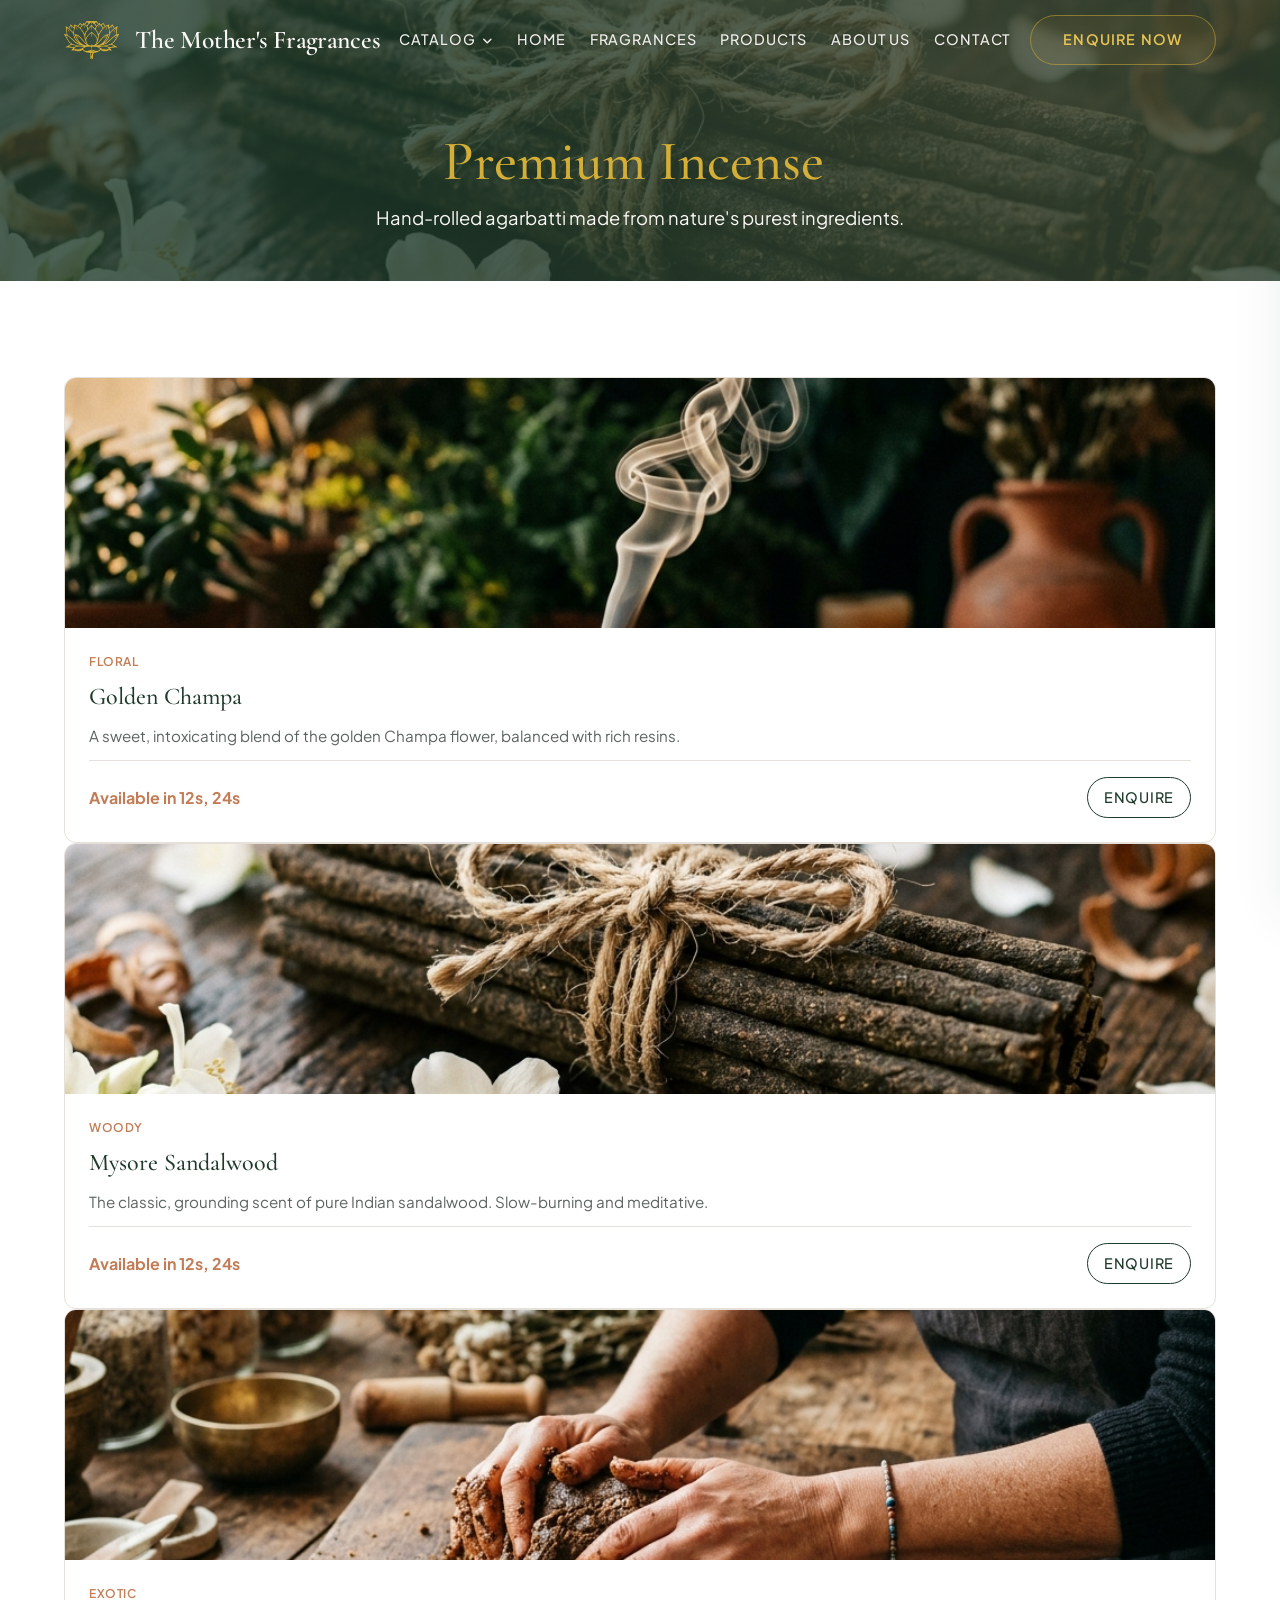
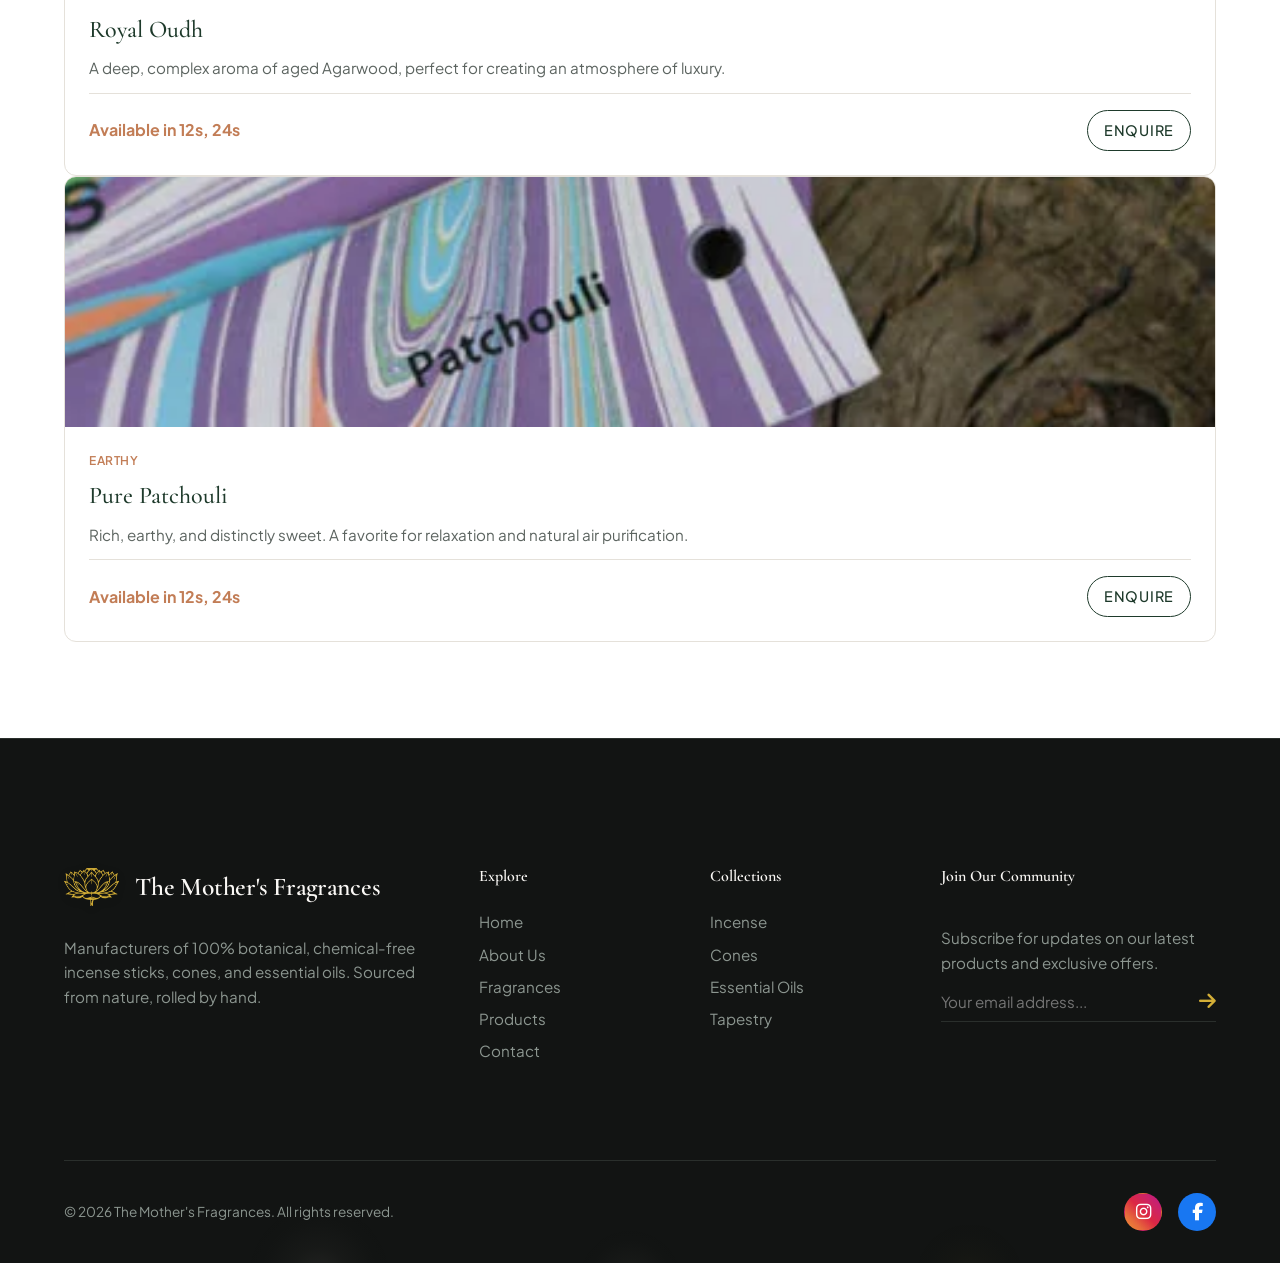
<file: incense.html>
<!DOCTYPE html>
<html lang="en">
<head>
  <meta charset="UTF-8">
  <meta name="viewport" content="width=device-width, initial-scale=1.0">
  <title>Mothersfragrances | Premium Incense, Cones & Oils</title>
  <meta name="description" content="Discover The Mother's Fragrances. Shop our premium collections of handcrafted Incense, Cones, Perfume Oils, Essential Oils, and Tapestries.">
  <meta name="keywords" content="The Mother's Fragrances, incense, cones, tapestry, perfume oils, essential oils, handcrafted incense">
  <link rel="icon" type="image/webp" href="./assets/images/lotus-logo-golden.webp">
  
  <!-- CSS Stylesheets -->
  <link rel="stylesheet" href="./assets/css/variables.css">
  <link rel="stylesheet" href="./assets/css/styles.css?v=39">
  
  <!-- FontAwesome for Premium Icons -->
  <link rel="stylesheet" href="https://cdnjs.cloudflare.com/ajax/libs/font-awesome/6.4.0/css/all.min.css">
  
  <style>
    /* Home page specific styles */
    .hero {
      min-height: 100vh;
      display: flex;
      align-items: center;
      position: relative;
      background-color: var(--color-primary);
      color: var(--color-bg);
      padding-top: var(--header-height);
      overflow: hidden;
    }

    .hero::before {
      content: '';
      position: absolute;
      top: 0;
      left: 0;
      width: 100%;
      height: 100%;
      background: radial-gradient(circle at 60% 40%, rgba(194, 125, 86, 0.25) 0%, transparent 60%);
      z-index: 1;
    }

    .hero-container {
      display: grid;
      grid-template-columns: 1.1fr 0.9fr;
      align-items: center;
      gap: var(--space-3xl);
      z-index: 2;
      position: relative;
      width: 90%;
      max-width: var(--max-width);
      margin: 0 auto;
    }

    .hero-content {
      display: flex;
      flex-direction: column;
      gap: var(--space-md);
    }

    .hero-badge {
      align-self: flex-start;
      background-color: rgba(212, 175, 55, 0.15);
      border: 1px solid var(--color-gold);
      color: var(--color-gold-light);
      padding: var(--space-xs) var(--space-md);
      border-radius: var(--radius-round);
      font-size: 0.8rem;
      font-weight: 600;
      letter-spacing: 0.1em;
      text-transform: uppercase;
    }

    .hero h1 {
      color: var(--color-bg);
      font-size: 4.2rem;
      line-height: 1.1;
      font-weight: 500;
      letter-spacing: -0.01em;
    }

    .hero h1 span {
      color: var(--color-gold);
      font-style: italic;
    }

    .hero p {
      color: rgba(250, 248, 245, 0.8);
      font-size: 1.15rem;
      max-width: 580px;
    }

    .hero-actions {
      display: flex;
      gap: var(--space-md);
      margin-top: var(--space-md);
    }

    .hero-image-wrapper {
      position: relative;
      height: 600px;
      display: flex;
      align-items: center;
      justify-content: center;
    }

    .hero-image {
      width: 100%;
      height: 100%;
      object-fit: cover;
      border-radius: var(--radius-lg);
      box-shadow: var(--shadow-lg);
      border: 1px solid rgba(255, 255, 255, 0.15);
    }

    .hero-shape {
      position: absolute;
      border: 2px solid var(--color-gold);
      opacity: 0.3;
      border-radius: var(--radius-lg);
      width: 100%;
      height: 100%;
      top: 20px;
      left: 20px;
      z-index: -1;
    }

    @media (max-width: 1024px) {
      .hero-container {
        grid-template-columns: 1fr;
        text-align: center;
        padding: var(--space-xl) 0;
      }
      .hero-badge {
        align-self: center;
      }
      .hero h1 {
        font-size: 3.2rem;
      }
      .hero p {
        margin: 0 auto;
      }
      .hero-actions {
        justify-content: center;
      }
      .hero-image-wrapper {
        height: 400px;
        max-width: 500px;
        margin: 0 auto;
        width: 100%;
      }
    }

    /* Pillars */
    .pillar-card {
      background-color: var(--color-surface);
      border: 1px solid var(--color-border);
      border-radius: var(--radius-md);
      padding: var(--space-xl);
      transition: var(--transition-smooth);
      position: relative;
      overflow: hidden;
      display: flex;
      flex-direction: column;
      gap: var(--space-md);
    }

    .pillar-card::before {
      content: '';
      position: absolute;
      top: 0;
      left: 0;
      width: 4px;
      height: 100%;
      background-color: var(--color-primary);
      transition: var(--transition-smooth);
    }

    .pillar-card:hover {
      transform: translateY(-8px);
      box-shadow: var(--shadow-md);
      border-color: rgba(30, 58, 43, 0.15);
    }

    .pillar-card:hover::before {
      background-color: var(--color-terracotta);
      width: 8px;
    }

    .pillar-icon {
      font-size: 2.2rem;
      color: var(--color-terracotta);
    }

    .pillar-card h3 {
      font-size: 1.5rem;
      color: var(--color-primary);
    }

    /* Split Section */
    .split-section {
      display: grid;
      grid-template-columns: repeat(2, 1fr);
      align-items: center;
      gap: var(--space-4xl);
    }

    .split-image-wrapper {
      position: relative;
      height: 500px;
    }

    .split-image {
      width: 100%;
      height: 100%;
      object-fit: cover;
      border-radius: var(--radius-md);
      box-shadow: var(--shadow-md);
    }

    @media (max-width: 768px) {
      .split-section {
        grid-template-columns: 1fr;
        gap: var(--space-xl);
      }
      .split-image-wrapper {
        height: 300px;
      }
    }

    /* Product Cards Teaser */
    .product-teaser-card {
      background-color: var(--color-surface);
      border: 1px solid var(--color-border);
      border-radius: var(--radius-md);
      overflow: hidden;
      transition: var(--transition-smooth);
      display: flex;
      flex-direction: column;
      height: 100%;
    }

    .product-teaser-card:hover {
      transform: translateY(-5px);
      box-shadow: var(--shadow-md);
    }

    .product-teaser-img-wrapper {
      height: 250px;
      overflow: hidden;
    }

    .product-teaser-img {
      width: 100%;
      height: 100%;
      object-fit: cover;
      transition: var(--transition-slow);
    }

    .product-teaser-card:hover .product-teaser-img {
      transform: scale(1.05);
    }

    .product-teaser-content {
      padding: var(--space-lg);
      flex: 1;
      display: flex;
      flex-direction: column;
      gap: var(--space-sm);
    }

    .product-tag {
      font-family: var(--font-sans);
      font-size: 0.75rem;
      font-weight: 600;
      text-transform: uppercase;
      color: var(--color-terracotta);
      letter-spacing: 0.05em;
    }

    .product-teaser-content h3 {
      font-size: 1.4rem;
      color: var(--color-primary);
    }

    .product-teaser-actions {
      margin-top: auto;
      display: flex;
      justify-content: space-between;
      align-items: center;
      padding-top: var(--space-md);
      border-top: 1px solid var(--color-border);
    }

    /* Counters section */
    .counters-section {
      background-color: var(--color-primary);
      color: var(--color-bg);
      text-align: center;
    }

    .counter-item {
      display: flex;
      flex-direction: column;
      align-items: center;
      gap: var(--space-xs);
    }

    .counter-num {
      font-family: var(--font-serif);
      font-size: 4rem;
      font-weight: bold;
      color: var(--color-gold);
      line-height: 1;
    }

    .counter-title {
      font-family: var(--font-sans);
      font-size: 0.85rem;
      font-weight: 500;
      text-transform: uppercase;
      letter-spacing: 0.1em;
      color: rgba(250, 248, 245, 0.7);
    }

    /* Process Timeline */
    .process-grid {
      display: grid;
      grid-template-columns: repeat(4, 1fr);
      gap: var(--space-lg);
      margin-top: var(--space-2xl);
    }
    .process-step {
      text-align: center;
      position: relative;
    }
    .process-step:not(:last-child)::after {
      content: '\f101';
      font-family: 'Font Awesome 6 Free';
      font-weight: 900;
      position: absolute;
      top: 30%;
      right: -20px;
      color: var(--color-gold);
      font-size: 1.5rem;
      transform: translateY(-50%);
    }
    .process-img-wrapper {
      width: 140px;
      height: 140px;
      border-radius: 50%;
      margin: 0 auto var(--space-md) auto;
      overflow: hidden;
      border: 3px solid var(--color-gold);
      box-shadow: var(--shadow-md);
      position: relative;
    }
    .process-img-wrapper img {
      width: 100%;
      height: 100%;
      object-fit: cover;
      transition: transform 0.5s ease;
    }
    .process-step:hover .process-img-wrapper img {
      transform: scale(1.1);
    }
    .process-step h4 {
      color: var(--color-terracotta);
      font-size: 1.2rem;
      margin-bottom: var(--space-xs);
    }
    @media (max-width: 900px) {
      .process-grid { grid-template-columns: repeat(2, 1fr); gap: var(--space-xl); }
      .process-step:not(:last-child)::after { display: none; }
    }
    @media (max-width: 500px) {
      .process-grid { grid-template-columns: 1fr; }
    }

    /* Ingredients Grid */
    .ingredients-grid {
      display: grid;
      grid-template-columns: repeat(auto-fit, minmax(250px, 1fr));
      gap: var(--space-md);
      margin-top: var(--space-xl);
    }
    .ingredient-card {
      position: relative;
      height: 300px;
      border-radius: var(--radius-md);
      overflow: hidden;
      cursor: pointer;
    }
    .ingredient-img {
      width: 100%;
      height: 100%;
      object-fit: cover;
      transition: transform 0.6s ease;
    }
    .ingredient-card:hover .ingredient-img {
      transform: scale(1.08);
    }
    .ingredient-overlay {
      position: absolute;
      inset: 0;
      background: linear-gradient(to top, rgba(30, 58, 43, 0.9), transparent);
      display: flex;
      flex-direction: column;
      justify-content: flex-end;
      padding: var(--space-lg);
      color: var(--color-bg);
    }
    .ingredient-overlay h3 { color: var(--color-gold); font-size: 1.5rem; margin-bottom: 5px; }

    /* Testimonials */
    .testimonial-grid {
      display: grid;
      grid-template-columns: repeat(auto-fit, minmax(300px, 1fr));
      gap: var(--space-xl);
      margin-top: var(--space-xl);
    }
    .testimonial-card {
      background: var(--color-bg);
      padding: var(--space-xl);
      border-radius: var(--radius-lg);
      box-shadow: var(--shadow-sm);
      position: relative;
    }
    .testimonial-card::before {
      content: '\f10d';
      font-family: 'Font Awesome 6 Free';
      font-weight: 900;
      position: absolute;
      top: 20px;
      right: 20px;
      font-size: 2rem;
      color: rgba(212, 175, 55, 0.2);
    }
    .stars { color: var(--color-gold); margin-bottom: var(--space-sm); font-size: 1.1rem; }
    .testimonial-text { font-style: italic; margin-bottom: var(--space-md); color: var(--color-text); line-height: 1.6; }
    .testimonial-author { font-weight: 600; color: var(--color-primary); }
    .testimonial-company { font-size: 0.85rem; color: var(--color-terracotta); text-transform: uppercase; letter-spacing: 0.05em; }

    /* Wholesale CTA */
    .wholesale-cta {
      position: relative;
      border-radius: var(--radius-lg);
      overflow: hidden;
      margin-top: var(--space-2xl);
    }
    .cta-bg {
      position: absolute;
      inset: 0;
      width: 100%;
      height: 100%;
      object-fit: cover;
      z-index: 1;
    }
    .cta-overlay {
      position: absolute;
      inset: 0;
      background: rgba(30, 58, 43, 0.85);
      z-index: 2;
    }
    .cta-content {
      position: relative;
      z-index: 3;
      padding: var(--space-4xl) var(--space-xl);
      text-align: center;
      color: var(--color-bg);
    }
    .cta-content h2 { color: var(--color-gold); font-size: 2.8rem; margin-bottom: var(--space-sm); }
    .cta-content p { font-size: 1.2rem; max-width: 600px; margin: 0 auto var(--space-xl) auto; opacity: 0.9; }

    /* Parallax & Magnetic Styles */
    .parallax-wrapper {
      overflow: hidden;
      position: relative;
    }
    .parallax-img {
      will-change: transform;
      transform: scale(1.1);
      transition: transform 0.1s cubic-bezier(0.25, 0.46, 0.45, 0.94);
    }
    .magnetic {
      display: inline-block;
      transition: transform 0.3s cubic-bezier(0.25, 1, 0.5, 1), background-color 0.3s, color 0.3s, border-color 0.3s;
      will-change: transform;
    }
    .text-reveal-line {
      overflow: hidden;
      display: inline-block;
      vertical-align: top;
    }
    .reveal-word {
      display: inline-block;
      transform: translateY(110%);
      opacity: 0;
      transition: transform 1s cubic-bezier(0.25, 1, 0.5, 1), opacity 1s ease;
      vertical-align: top;
    }
    .text-reveal-line.revealed .reveal-word {
      transform: translateY(0);
      opacity: 1;
    }
  </style>
  <!-- Google Fonts: Cinzel for cinematic feel -->
  <link rel="preconnect" href="https://fonts.googleapis.com">
  <link rel="preconnect" href="https://fonts.gstatic.com" crossorigin>
  <link href="https://fonts.googleapis.com/css2?family=Cinzel:wght@400;500;600&family=Cormorant+Garamond:ital,wght@0,300;0,400;1,300;1,400&display=swap" rel="stylesheet"></head>
<body>

  <div id="site-header"></div>

  <main>
    <section class="page-hero" style="background: linear-gradient(rgba(30, 58, 43, 0.8), rgba(30, 58, 43, 0.8)), url('./assets/images/incense_premium_bundle_1781801699731.png') no-repeat center/cover; color: var(--color-bg);">
      <div class="container flex-center" style="flex-direction: column; text-align: center;">
        <h1 class="text-reveal-line" style="color: var(--color-gold);">Premium Incense</h1>
        <p class="reveal reveal-delay-1" style="max-width: 600px; margin: 0 auto; color: var(--color-bg);">Hand-rolled agarbatti made from nature's purest ingredients.</p>
      </div>
    </section>
    
    <section class="section" style="background-color: var(--color-surface);">
      <div class="container">
        <div class="grid" style="grid-template-columns: repeat(auto-fill, minmax(280px, 1fr)); gap: var(--space-xl);">
          
          <!-- Product 1 -->
          <div class="product-teaser-card reveal">
            <div class="product-teaser-img-wrapper">
              <img src="./assets/images/hero_incense_mood_1781801686159.png" alt="Golden Champa" class="product-teaser-img">
            </div>
            <div class="product-teaser-content">
              <span class="product-tag">Floral</span>
              <h3 style="font-size: 1.5rem;">Golden Champa</h3>
              <p style="font-size: 0.95rem;">A sweet, intoxicating blend of the golden Champa flower, balanced with rich resins.</p>
              <div class="product-teaser-actions">
                <span style="font-weight: bold; color: var(--color-terracotta);">Available in 12s, 24s</span>
                <a href="contact.html" class="btn btn-outline" style="padding: 0.5rem 1rem; font-size: 0.9rem;">Enquire</a>
              </div>
            </div>
          </div>

          <!-- Product 2 -->
          <div class="product-teaser-card reveal reveal-delay-1">
            <div class="product-teaser-img-wrapper">
              <img src="./assets/images/incense_premium_bundle_1781801699731.png" alt="Mysore Sandalwood" class="product-teaser-img">
            </div>
            <div class="product-teaser-content">
              <span class="product-tag">Woody</span>
              <h3 style="font-size: 1.5rem;">Mysore Sandalwood</h3>
              <p style="font-size: 0.95rem;">The classic, grounding scent of pure Indian sandalwood. Slow-burning and meditative.</p>
              <div class="product-teaser-actions">
                <span style="font-weight: bold; color: var(--color-terracotta);">Available in 12s, 24s</span>
                <a href="contact.html" class="btn btn-outline" style="padding: 0.5rem 1rem; font-size: 0.9rem;">Enquire</a>
              </div>
            </div>
          </div>

          <!-- Product 3 -->
          <div class="product-teaser-card reveal reveal-delay-2">
            <div class="product-teaser-img-wrapper">
              <img src="./assets/images/process_kneading.png" alt="Oudh / Agarwood" class="product-teaser-img">
            </div>
            <div class="product-teaser-content">
              <span class="product-tag">Exotic</span>
              <h3 style="font-size: 1.5rem;">Royal Oudh</h3>
              <p style="font-size: 0.95rem;">A deep, complex aroma of aged Agarwood, perfect for creating an atmosphere of luxury.</p>
              <div class="product-teaser-actions">
                <span style="font-weight: bold; color: var(--color-terracotta);">Available in 12s, 24s</span>
                <a href="contact.html" class="btn btn-outline" style="padding: 0.5rem 1rem; font-size: 0.9rem;">Enquire</a>
              </div>
            </div>
          </div>

          <!-- Product 4 -->
          <div class="product-teaser-card reveal">
            <div class="product-teaser-img-wrapper">
              <img src="./assets/images/Patchouli.webp" alt="Pure Patchouli" class="product-teaser-img">
            </div>
            <div class="product-teaser-content">
              <span class="product-tag">Earthy</span>
              <h3 style="font-size: 1.5rem;">Pure Patchouli</h3>
              <p style="font-size: 0.95rem;">Rich, earthy, and distinctly sweet. A favorite for relaxation and natural air purification.</p>
              <div class="product-teaser-actions">
                <span style="font-weight: bold; color: var(--color-terracotta);">Available in 12s, 24s</span>
                <a href="contact.html" class="btn btn-outline" style="padding: 0.5rem 1rem; font-size: 0.9rem;">Enquire</a>
              </div>
            </div>
          </div>

        </div>
      </div>
    </section>
  </main>
  <div id="site-footer"></div>

  <!-- Scripts -->
  <script src="./assets/js/includes.js"></script>
  <script src="./assets/js/main.js?v=24"></script>
</body>
</html>
</file>
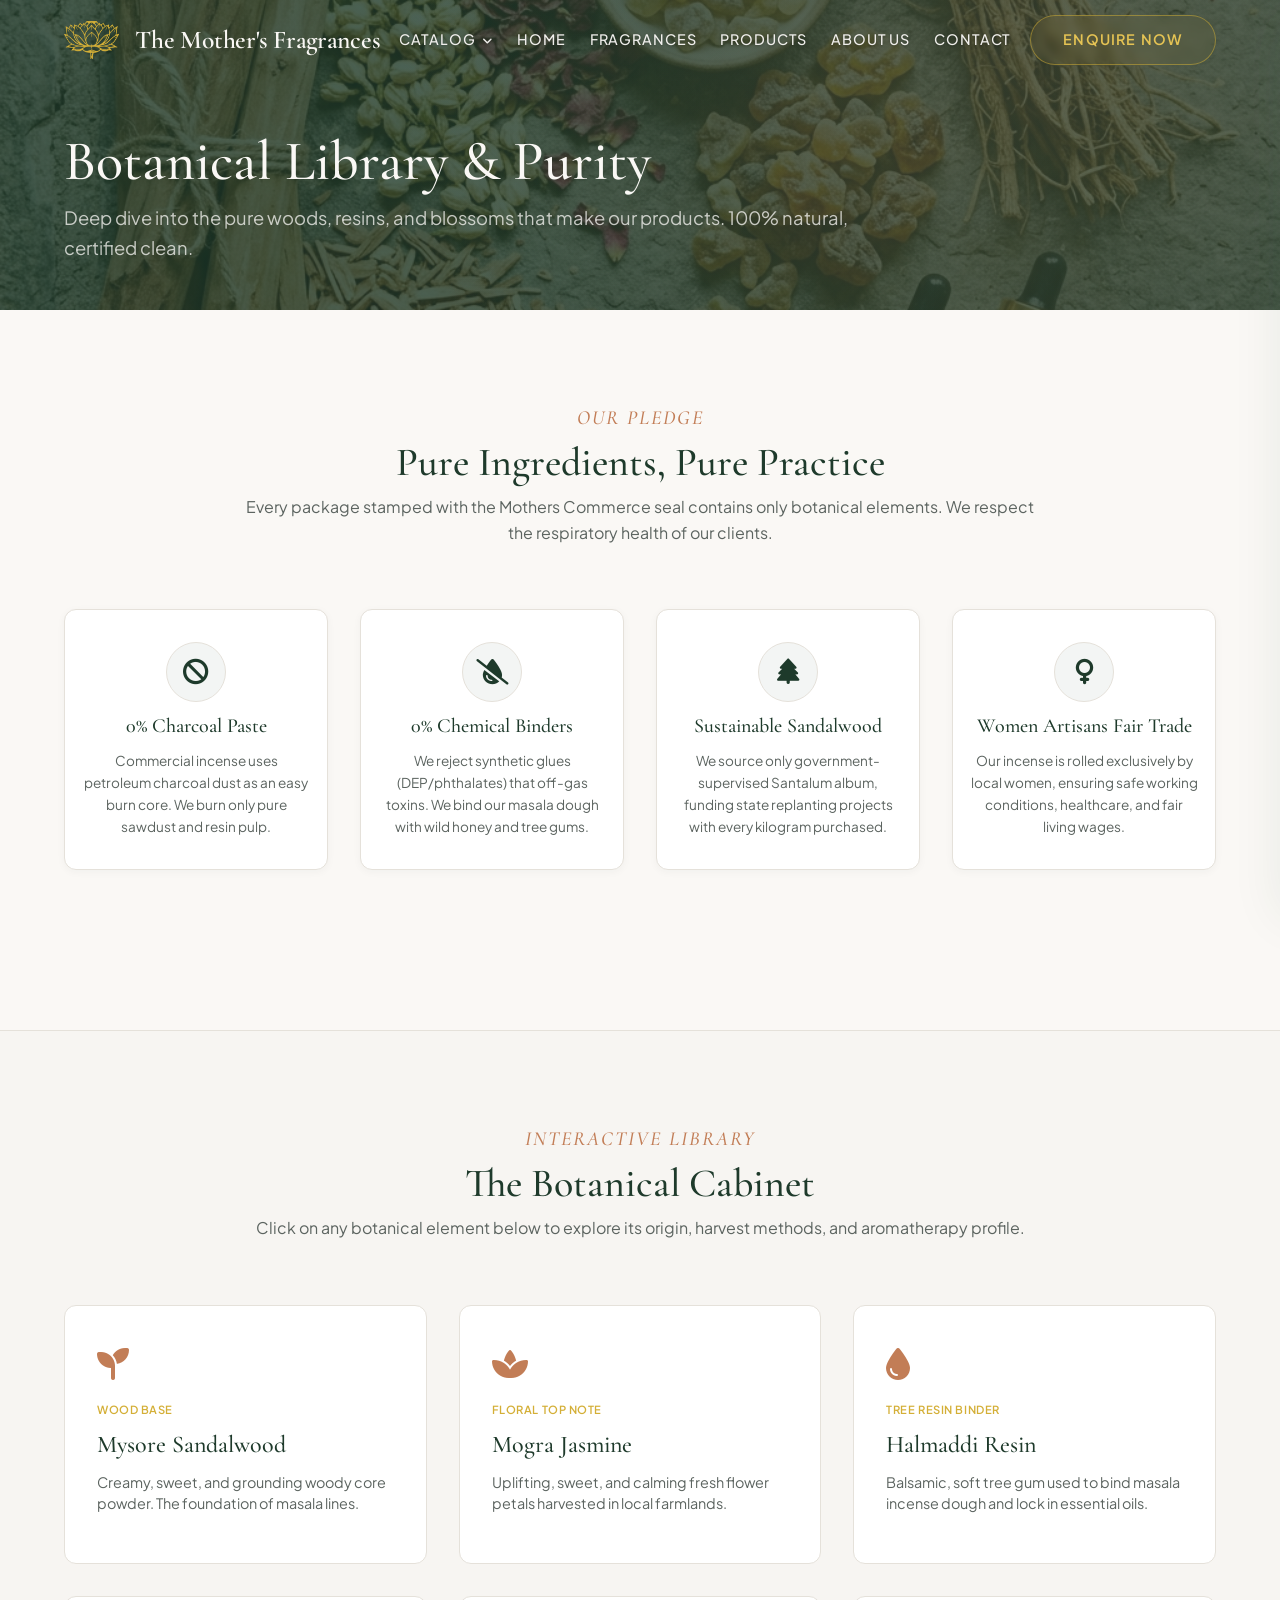
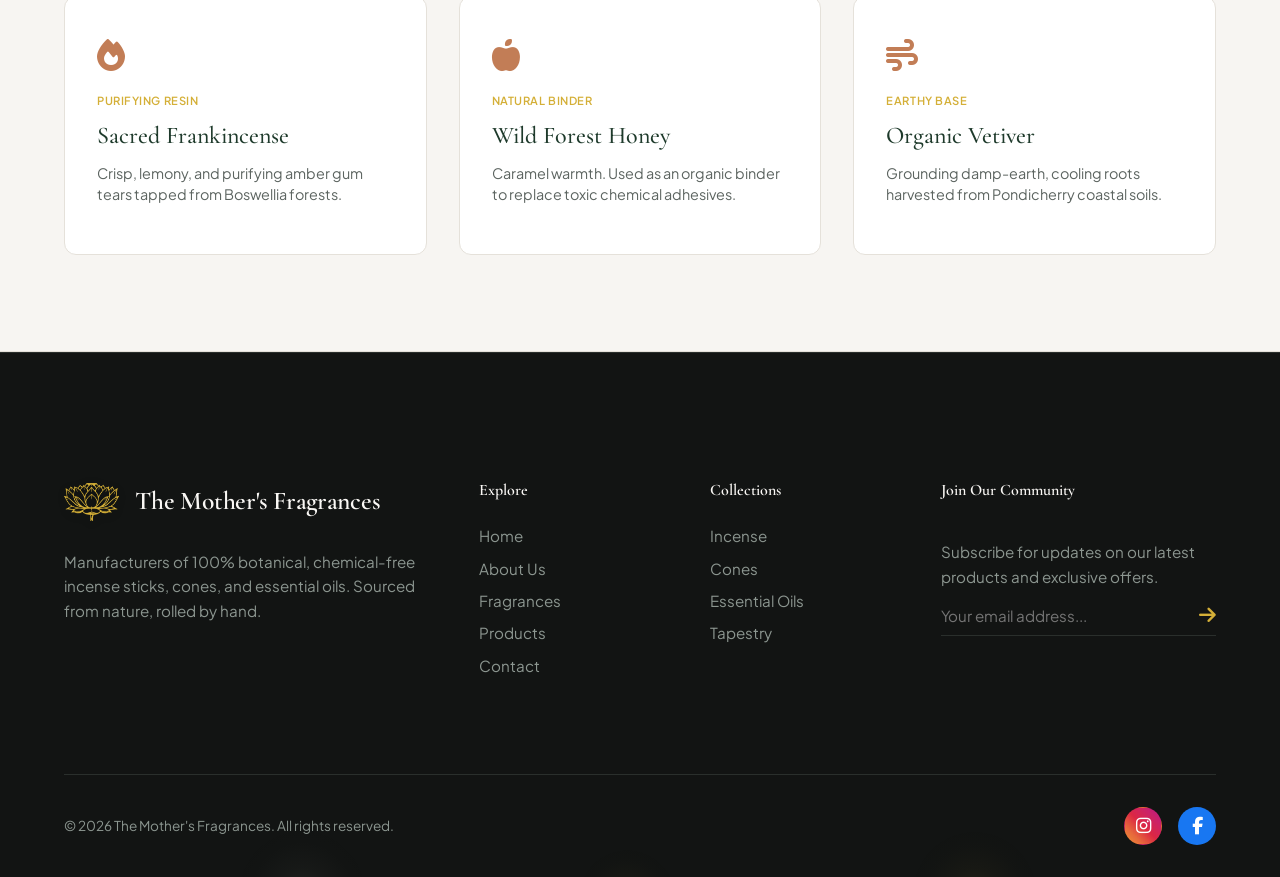
<file: ingredients.html>
<!DOCTYPE html>
<html lang="en">
<head>
  <meta charset="UTF-8">
  <meta name="viewport" content="width=device-width, initial-scale=1.0">
  <title>100% Natural Ingredients & Sustainability | Mothers Commerce</title>
  <meta name="description" content="Explore our interactive botanical library. Sourced from nature, free of synthetic chemical binders, charcoal, or petroleum. Pure sandalwood, jasmines, resins, and organic honey.">
  <link rel="icon" type="image/webp" href="./assets/images/lotus-logo-golden.webp">
  
  <!-- CSS Stylesheets -->
  <link rel="stylesheet" href="./assets/css/variables.css">
  <link rel="stylesheet" href="./assets/css/styles.css?v=39">
  
  <!-- FontAwesome for Premium Icons -->
  <link rel="stylesheet" href="https://cdnjs.cloudflare.com/ajax/libs/font-awesome/6.4.0/css/all.min.css">
  
  <style>
    /* Ingredients page specific styles */
    .pledge-grid {
      display: grid;
      grid-template-columns: repeat(4, 1fr);
      gap: var(--space-xl);
      text-align: center;
      margin-bottom: var(--space-3xl);
    }

    .pledge-card {
      background-color: var(--color-surface);
      border: 1px solid var(--color-border);
      border-radius: var(--radius-md);
      padding: var(--space-xl) var(--space-md);
      display: flex;
      flex-direction: column;
      align-items: center;
      gap: var(--space-sm);
      box-shadow: var(--shadow-sm);
      transition: var(--transition-smooth);
    }

    .pledge-card:hover {
      transform: translateY(-4px);
      box-shadow: var(--shadow-md);
      border-color: rgba(194, 125, 86, 0.2);
    }

    .pledge-icon {
      width: 60px;
      height: 60px;
      border-radius: 50%;
      background-color: rgba(30, 58, 43, 0.05);
      color: var(--color-primary);
      display: flex;
      align-items: center;
      justify-content: center;
      font-size: 1.6rem;
      border: 1px solid var(--color-border);
    }

    .pledge-card h3 {
      font-size: 1.25rem;
      color: var(--color-primary);
    }

    .pledge-card p {
      font-size: 0.85rem;
    }

    @media (max-width: 900px) {
      .pledge-grid {
        grid-template-columns: repeat(2, 1fr);
      }
    }

    @media (max-width: 576px) {
      .pledge-grid {
        grid-template-columns: 1fr;
      }
    }

    /* Cabinet Cards */
    .cabinet-grid {
      display: grid;
      grid-template-columns: repeat(3, 1fr);
      gap: var(--space-xl);
    }

    .ingredient-card {
      background-color: var(--color-surface);
      border: 1px solid var(--color-border);
      border-radius: var(--radius-md);
      padding: var(--space-xl);
      cursor: pointer;
      display: flex;
      flex-direction: column;
      gap: var(--space-sm);
      position: relative;
      transition: var(--transition-smooth);
      min-height: 220px;
    }

    .ingredient-card::after {
      content: 'EXPLORE \2192';
      position: absolute;
      bottom: var(--space-md);
      right: var(--space-md);
      font-family: var(--font-sans);
      font-size: 0.7rem;
      font-weight: 600;
      color: var(--color-terracotta);
      letter-spacing: 0.05em;
      opacity: 0;
      transform: translateX(-10px);
      transition: var(--transition-smooth);
    }

    .ingredient-card:hover {
      transform: translateY(-8px);
      box-shadow: var(--shadow-md);
      border-color: var(--color-primary);
    }

    .ingredient-card:hover::after {
      opacity: 1;
      transform: translateX(0);
    }

    .ingredient-card-icon {
      font-size: 2rem;
      color: var(--color-terracotta);
    }

    .ingredient-card h3 {
      font-size: 1.5rem;
      color: var(--color-primary);
    }

    .ingredient-card .role {
      font-family: var(--font-sans);
      font-size: 0.7rem;
      font-weight: 600;
      text-transform: uppercase;
      letter-spacing: 0.05em;
      color: var(--color-gold);
    }

    .ingredient-card p {
      font-size: 0.9rem;
      line-height: 1.5;
      margin-bottom: var(--space-md);
    }

    @media (max-width: 900px) {
      .cabinet-grid {
        grid-template-columns: repeat(2, 1fr);
      }
    }

    @media (max-width: 768px) {
      .cabinet-grid {
        grid-template-columns: 1fr;
      }
    }

    /* Botanical Cabinet Detail Modal */
    .ingredient-modal-overlay {
      position: fixed;
      top: 0;
      left: 0;
      width: 100%;
      height: 100%;
      background-color: rgba(0, 0, 0, 0.4);
      backdrop-filter: blur(4px);
      z-index: 1000;
      opacity: 0;
      pointer-events: none;
      transition: var(--transition-smooth);
    }

    .ingredient-modal-overlay.open {
      opacity: 1;
      pointer-events: auto;
    }

    .ingredient-modal {
      position: fixed;
      top: 50%;
      left: 50%;
      transform: translate(-50%, -45%);
      width: 90%;
      max-width: 550px;
      background-color: var(--color-bg);
      border: 1px solid var(--color-border);
      border-radius: var(--radius-lg);
      box-shadow: var(--shadow-lg);
      z-index: 1001;
      padding: var(--space-xxl) var(--space-xl) var(--space-xl) var(--space-xl);
      opacity: 0;
      pointer-events: none;
      transition: var(--transition-smooth);
    }

    .ingredient-modal.open {
      opacity: 1;
      pointer-events: auto;
      transform: translate(-50%, -50%);
    }

    .modal-close-btn {
      position: absolute;
      top: var(--space-md);
      right: var(--space-md);
      background: none;
      border: none;
      font-size: 2rem;
      color: var(--color-text-muted);
      cursor: pointer;
      line-height: 1;
      transition: var(--transition-fast);
    }

    .modal-close-btn:hover {
      color: var(--color-terracotta);
    }

    .modal-body {
      display: flex;
      flex-direction: column;
      gap: var(--space-sm);
    }

    .modal-role {
      font-family: var(--font-sans);
      font-size: 0.75rem;
      font-weight: 600;
      color: var(--color-terracotta);
      letter-spacing: 0.1em;
    }

    .modal-title {
      font-family: var(--font-serif);
      font-size: 2.2rem;
      color: var(--color-primary);
      margin-bottom: var(--space-xs);
    }

    .modal-meta-grid {
      display: grid;
      grid-template-columns: repeat(2, 1fr);
      gap: var(--space-md);
      font-size: 0.85rem;
      color: var(--color-text-muted);
      border-top: 1px solid var(--color-border);
      border-bottom: 1px solid var(--color-border);
      padding: var(--space-sm) 0;
      margin-bottom: var(--space-xs);
    }

    .modal-meta-grid strong {
      color: var(--color-primary);
    }

    .modal-description {
      font-size: 0.95rem;
      line-height: 1.7;
    }

    .modal-benefit-box {
      margin-top: var(--space-md);
      background-color: rgba(30, 58, 43, 0.04);
      border-left: 3px solid var(--color-primary);
      padding: var(--space-md);
      font-size: 0.9rem;
      color: var(--color-primary);
      border-radius: 0 var(--radius-sm) var(--radius-sm) 0;
    }
  </style>
  <!-- Google Fonts: Cinzel for cinematic feel -->
  <link rel="preconnect" href="https://fonts.googleapis.com">
  <link rel="preconnect" href="https://fonts.gstatic.com" crossorigin>
  <link href="https://fonts.googleapis.com/css2?family=Cinzel:wght@400;500;600&family=Cormorant+Garamond:ital,wght@0,300;0,400;1,300;1,400&display=swap" rel="stylesheet"></head>
<body>

  <div id="site-header"></div>

  <main>
    <!-- Page Hero -->
    <section class="page-hero" style="background-image: linear-gradient(rgba(30, 58, 43, 0.8), rgba(30, 58, 43, 0.8)), url('./assets/images/ingredients-bg.png'); background-size: cover; background-position: center;">
      <div class="container">
        <h1 class="reveal">Botanical Library & Purity</h1>
        <p class="reveal reveal-delay-1">Deep dive into the pure woods, resins, and blossoms that make our products. 100% natural, certified clean.</p>
      </div>
    </section>

    <!-- Purity Pledge Grid -->
    <section class="section">
      <div class="container">
        <div style="text-align: center; max-width: var(--max-width-narrow); margin: 0 auto var(--space-3xl) auto;" class="reveal">
          <h2 class="italic text-serif" style="color: var(--color-terracotta); font-size: 1.25rem; letter-spacing: 0.1em; text-transform: uppercase; margin-bottom: var(--space-xs);">Our Pledge</h2>
          <h2 style="font-size: 2.5rem;">Pure Ingredients, Pure Practice</h2>
          <p style="margin-top: var(--space-xs);">Every package stamped with the Mothers Commerce seal contains only botanical elements. We respect the respiratory health of our clients.</p>
        </div>

        <div class="pledge-grid">
          <!-- Pledge 1 -->
          <div class="pledge-card reveal">
            <div class="pledge-icon"><i class="fas fa-ban"></i></div>
            <h3>0% Charcoal Paste</h3>
            <p>Commercial incense uses petroleum charcoal dust as an easy burn core. We burn only pure sawdust and resin pulp.</p>
          </div>
          <!-- Pledge 2 -->
          <div class="pledge-card reveal reveal-delay-1">
            <div class="pledge-icon"><i class="fas fa-tint-slash"></i></div>
            <h3>0% Chemical Binders</h3>
            <p>We reject synthetic glues (DEP/phthalates) that off-gas toxins. We bind our masala dough with wild honey and tree gums.</p>
          </div>
          <!-- Pledge 3 -->
          <div class="pledge-card reveal reveal-delay-2">
            <div class="pledge-icon"><i class="fas fa-tree"></i></div>
            <h3>Sustainable Sandalwood</h3>
            <p>We source only government-supervised Santalum album, funding state replanting projects with every kilogram purchased.</p>
          </div>
          <!-- Pledge 4 -->
          <div class="pledge-card reveal reveal-delay-3">
            <div class="pledge-icon"><i class="fas fa-venus"></i></div>
            <h3>Women Artisans Fair Trade</h3>
            <p>Our incense is rolled exclusively by local women, ensuring safe working conditions, healthcare, and fair living wages.</p>
          </div>
        </div>
      </div>
    </section>

    <!-- Ingredients Cabinet Section -->
    <section class="section" style="background-color: rgba(30, 58, 43, 0.01); border-top: 1px solid var(--color-border); border-bottom: 1px solid var(--color-border);">
      <div class="container">
        <div style="text-align: center; max-width: var(--max-width-narrow); margin: 0 auto var(--space-3xl) auto;" class="reveal">
          <h2 class="italic text-serif" style="color: var(--color-terracotta); font-size: 1.25rem; letter-spacing: 0.1em; text-transform: uppercase; margin-bottom: var(--space-xs);">Interactive Library</h2>
          <h2 style="font-size: 2.5rem;">The Botanical Cabinet</h2>
          <p style="margin-top: var(--space-xs);">Click on any botanical element below to explore its origin, harvest methods, and aromatherapy profile.</p>
        </div>

        <div class="cabinet-grid">
          <!-- Sandalwood -->
          <div class="ingredient-card reveal" data-id="sandalwood">
            <div class="ingredient-card-icon"><i class="fas fa-seedling"></i></div>
            <span class="role">Wood Base</span>
            <h3>Mysore Sandalwood</h3>
            <p>Creamy, sweet, and grounding woody core powder. The foundation of masala lines.</p>
          </div>

          <!-- Jasmine -->
          <div class="ingredient-card reveal reveal-delay-1" data-id="jasmine">
            <div class="ingredient-card-icon"><i class="fas fa-spa"></i></div>
            <span class="role">Floral Top Note</span>
            <h3>Mogra Jasmine</h3>
            <p>Uplifting, sweet, and calming fresh flower petals harvested in local farmlands.</p>
          </div>

          <!-- Halmaddi -->
          <div class="ingredient-card reveal reveal-delay-2" data-id="halmaddi">
            <div class="ingredient-card-icon"><i class="fas fa-tint"></i></div>
            <span class="role">Tree Resin Binder</span>
            <h3>Halmaddi Resin</h3>
            <p>Balsamic, soft tree gum used to bind masala incense dough and lock in essential oils.</p>
          </div>

          <!-- Frankincense -->
          <div class="ingredient-card reveal" data-id="frankincense">
            <div class="ingredient-card-icon"><i class="fas fa-fire"></i></div>
            <span class="role">Purifying Resin</span>
            <h3>Sacred Frankincense</h3>
            <p>Crisp, lemony, and purifying amber gum tears tapped from Boswellia forests.</p>
          </div>

          <!-- Honey -->
          <div class="ingredient-card reveal reveal-delay-1" data-id="honey">
            <div class="ingredient-card-icon"><i class="fas fa-apple-alt"></i></div>
            <span class="role">Natural Binder</span>
            <h3>Wild Forest Honey</h3>
            <p>Caramel warmth. Used as an organic binder to replace toxic chemical adhesives.</p>
          </div>

          <!-- Vetiver -->
          <div class="ingredient-card reveal reveal-delay-2" data-id="vetiver">
            <div class="ingredient-card-icon"><i class="fas fa-wind"></i></div>
            <span class="role">Earthy Base</span>
            <h3>Organic Vetiver</h3>
            <p>Grounding damp-earth, cooling roots harvested from Pondicherry coastal soils.</p>
          </div>
        </div>
      </div>
    </section>
  </main>

  <div id="site-footer"></div>

  <!-- Scripts -->
  <script src="./assets/js/includes.js"></script>
  <script src="./assets/js/main.js?v=24"></script>
  <script src="./assets/js/ingredients.js?v=17"></script>
</body>
</html>
</file>
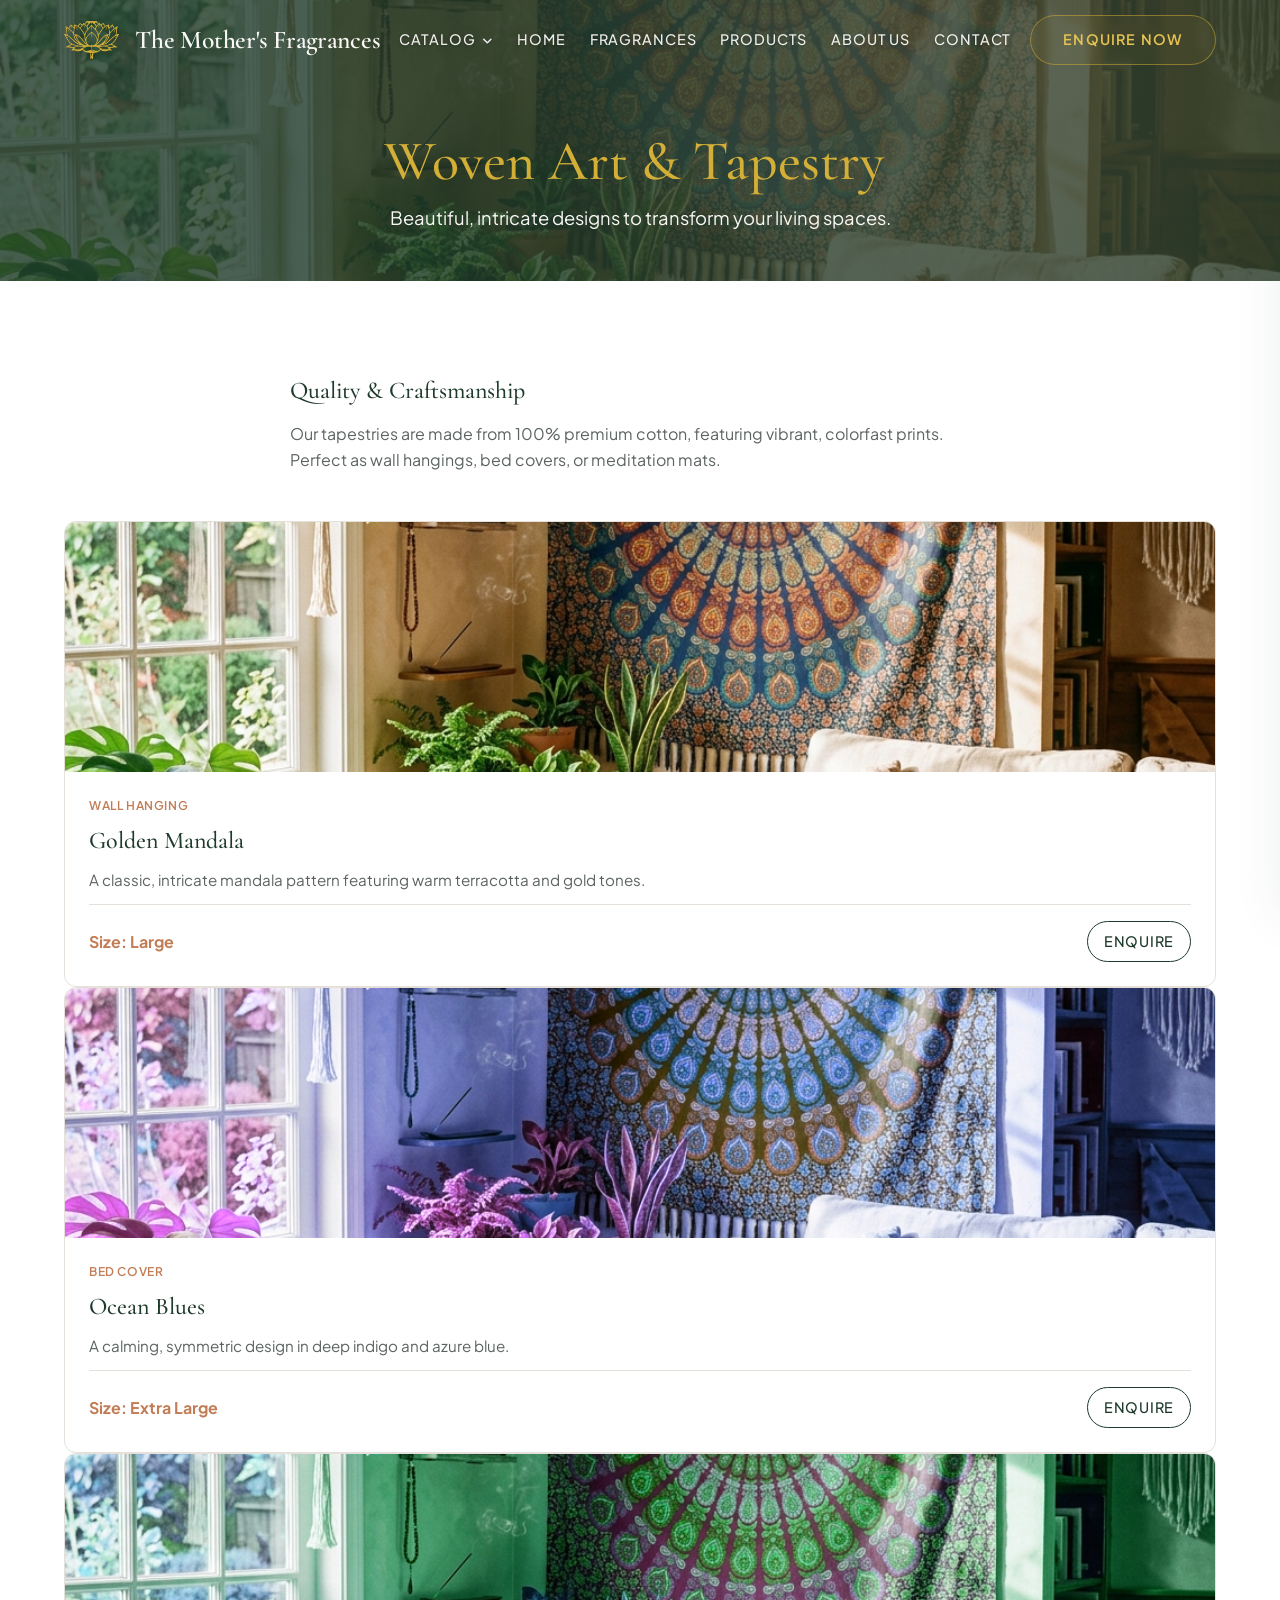
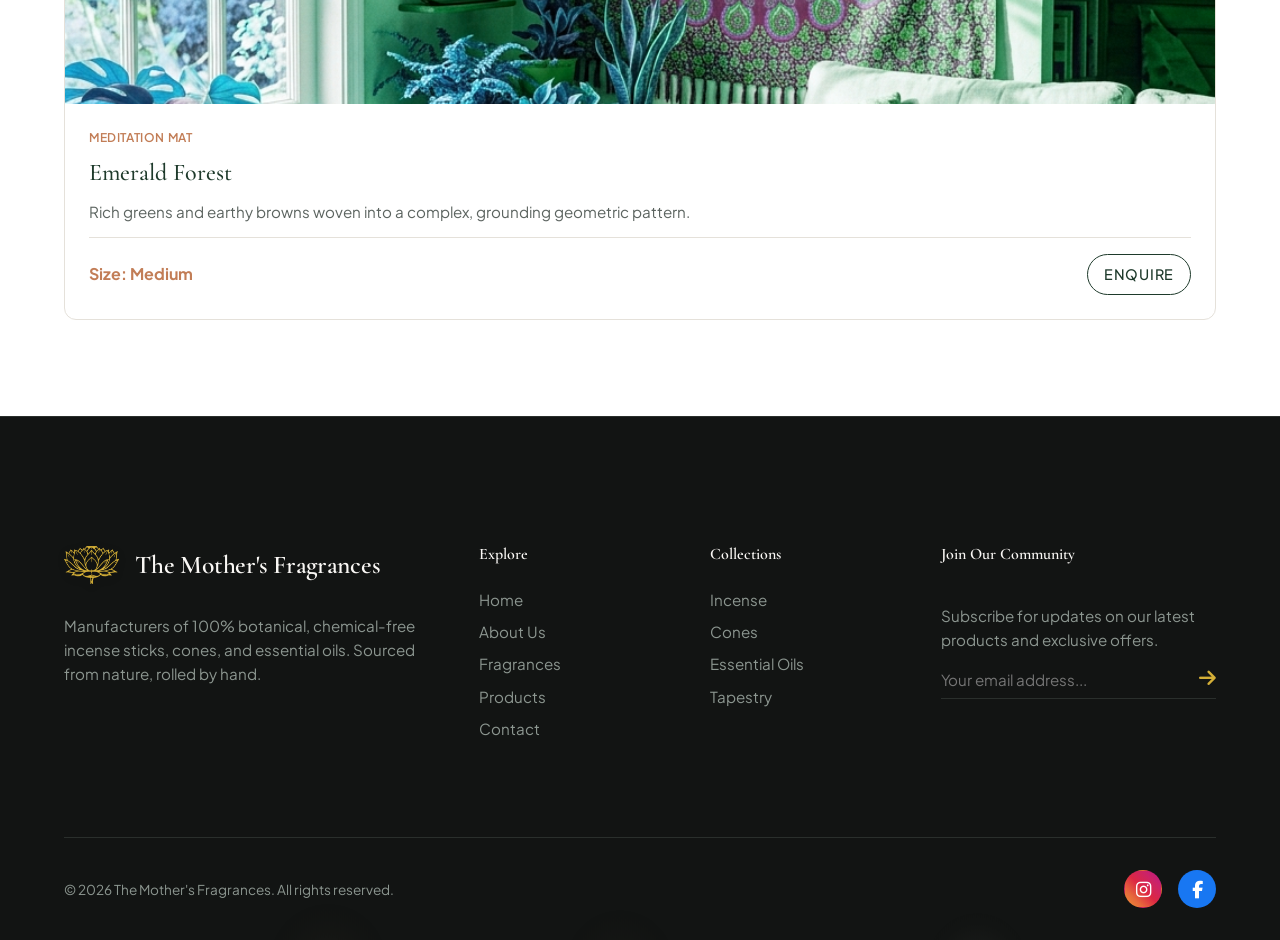
<file: tapestry.html>
<!DOCTYPE html>
<html lang="en">
<head>
  <meta charset="UTF-8">
  <meta name="viewport" content="width=device-width, initial-scale=1.0">
  <title>Mothersfragrances | Premium Incense, Cones & Oils</title>
  <meta name="description" content="Discover The Mother's Fragrances. Shop our premium collections of handcrafted Incense, Cones, Perfume Oils, Essential Oils, and Tapestries.">
  <meta name="keywords" content="The Mother's Fragrances, incense, cones, tapestry, perfume oils, essential oils, handcrafted incense">
  <link rel="icon" type="image/webp" href="./assets/images/lotus-logo-golden.webp">
  
  <!-- CSS Stylesheets -->
  <link rel="stylesheet" href="./assets/css/variables.css">
  <link rel="stylesheet" href="./assets/css/styles.css?v=39">
  
  <!-- FontAwesome for Premium Icons -->
  <link rel="stylesheet" href="https://cdnjs.cloudflare.com/ajax/libs/font-awesome/6.4.0/css/all.min.css">
  
  <style>
    /* Home page specific styles */
    .hero {
      min-height: 100vh;
      display: flex;
      align-items: center;
      position: relative;
      background-color: var(--color-primary);
      color: var(--color-bg);
      padding-top: var(--header-height);
      overflow: hidden;
    }

    .hero::before {
      content: '';
      position: absolute;
      top: 0;
      left: 0;
      width: 100%;
      height: 100%;
      background: radial-gradient(circle at 60% 40%, rgba(194, 125, 86, 0.25) 0%, transparent 60%);
      z-index: 1;
    }

    .hero-container {
      display: grid;
      grid-template-columns: 1.1fr 0.9fr;
      align-items: center;
      gap: var(--space-3xl);
      z-index: 2;
      position: relative;
      width: 90%;
      max-width: var(--max-width);
      margin: 0 auto;
    }

    .hero-content {
      display: flex;
      flex-direction: column;
      gap: var(--space-md);
    }

    .hero-badge {
      align-self: flex-start;
      background-color: rgba(212, 175, 55, 0.15);
      border: 1px solid var(--color-gold);
      color: var(--color-gold-light);
      padding: var(--space-xs) var(--space-md);
      border-radius: var(--radius-round);
      font-size: 0.8rem;
      font-weight: 600;
      letter-spacing: 0.1em;
      text-transform: uppercase;
    }

    .hero h1 {
      color: var(--color-bg);
      font-size: 4.2rem;
      line-height: 1.1;
      font-weight: 500;
      letter-spacing: -0.01em;
    }

    .hero h1 span {
      color: var(--color-gold);
      font-style: italic;
    }

    .hero p {
      color: rgba(250, 248, 245, 0.8);
      font-size: 1.15rem;
      max-width: 580px;
    }

    .hero-actions {
      display: flex;
      gap: var(--space-md);
      margin-top: var(--space-md);
    }

    .hero-image-wrapper {
      position: relative;
      height: 600px;
      display: flex;
      align-items: center;
      justify-content: center;
    }

    .hero-image {
      width: 100%;
      height: 100%;
      object-fit: cover;
      border-radius: var(--radius-lg);
      box-shadow: var(--shadow-lg);
      border: 1px solid rgba(255, 255, 255, 0.15);
    }

    .hero-shape {
      position: absolute;
      border: 2px solid var(--color-gold);
      opacity: 0.3;
      border-radius: var(--radius-lg);
      width: 100%;
      height: 100%;
      top: 20px;
      left: 20px;
      z-index: -1;
    }

    @media (max-width: 1024px) {
      .hero-container {
        grid-template-columns: 1fr;
        text-align: center;
        padding: var(--space-xl) 0;
      }
      .hero-badge {
        align-self: center;
      }
      .hero h1 {
        font-size: 3.2rem;
      }
      .hero p {
        margin: 0 auto;
      }
      .hero-actions {
        justify-content: center;
      }
      .hero-image-wrapper {
        height: 400px;
        max-width: 500px;
        margin: 0 auto;
        width: 100%;
      }
    }

    /* Pillars */
    .pillar-card {
      background-color: var(--color-surface);
      border: 1px solid var(--color-border);
      border-radius: var(--radius-md);
      padding: var(--space-xl);
      transition: var(--transition-smooth);
      position: relative;
      overflow: hidden;
      display: flex;
      flex-direction: column;
      gap: var(--space-md);
    }

    .pillar-card::before {
      content: '';
      position: absolute;
      top: 0;
      left: 0;
      width: 4px;
      height: 100%;
      background-color: var(--color-primary);
      transition: var(--transition-smooth);
    }

    .pillar-card:hover {
      transform: translateY(-8px);
      box-shadow: var(--shadow-md);
      border-color: rgba(30, 58, 43, 0.15);
    }

    .pillar-card:hover::before {
      background-color: var(--color-terracotta);
      width: 8px;
    }

    .pillar-icon {
      font-size: 2.2rem;
      color: var(--color-terracotta);
    }

    .pillar-card h3 {
      font-size: 1.5rem;
      color: var(--color-primary);
    }

    /* Split Section */
    .split-section {
      display: grid;
      grid-template-columns: repeat(2, 1fr);
      align-items: center;
      gap: var(--space-4xl);
    }

    .split-image-wrapper {
      position: relative;
      height: 500px;
    }

    .split-image {
      width: 100%;
      height: 100%;
      object-fit: cover;
      border-radius: var(--radius-md);
      box-shadow: var(--shadow-md);
    }

    @media (max-width: 768px) {
      .split-section {
        grid-template-columns: 1fr;
        gap: var(--space-xl);
      }
      .split-image-wrapper {
        height: 300px;
      }
    }

    /* Product Cards Teaser */
    .product-teaser-card {
      background-color: var(--color-surface);
      border: 1px solid var(--color-border);
      border-radius: var(--radius-md);
      overflow: hidden;
      transition: var(--transition-smooth);
      display: flex;
      flex-direction: column;
      height: 100%;
    }

    .product-teaser-card:hover {
      transform: translateY(-5px);
      box-shadow: var(--shadow-md);
    }

    .product-teaser-img-wrapper {
      height: 250px;
      overflow: hidden;
    }

    .product-teaser-img {
      width: 100%;
      height: 100%;
      object-fit: cover;
      transition: var(--transition-slow);
    }

    .product-teaser-card:hover .product-teaser-img {
      transform: scale(1.05);
    }

    .product-teaser-content {
      padding: var(--space-lg);
      flex: 1;
      display: flex;
      flex-direction: column;
      gap: var(--space-sm);
    }

    .product-tag {
      font-family: var(--font-sans);
      font-size: 0.75rem;
      font-weight: 600;
      text-transform: uppercase;
      color: var(--color-terracotta);
      letter-spacing: 0.05em;
    }

    .product-teaser-content h3 {
      font-size: 1.4rem;
      color: var(--color-primary);
    }

    .product-teaser-actions {
      margin-top: auto;
      display: flex;
      justify-content: space-between;
      align-items: center;
      padding-top: var(--space-md);
      border-top: 1px solid var(--color-border);
    }

    /* Counters section */
    .counters-section {
      background-color: var(--color-primary);
      color: var(--color-bg);
      text-align: center;
    }

    .counter-item {
      display: flex;
      flex-direction: column;
      align-items: center;
      gap: var(--space-xs);
    }

    .counter-num {
      font-family: var(--font-serif);
      font-size: 4rem;
      font-weight: bold;
      color: var(--color-gold);
      line-height: 1;
    }

    .counter-title {
      font-family: var(--font-sans);
      font-size: 0.85rem;
      font-weight: 500;
      text-transform: uppercase;
      letter-spacing: 0.1em;
      color: rgba(250, 248, 245, 0.7);
    }

    /* Process Timeline */
    .process-grid {
      display: grid;
      grid-template-columns: repeat(4, 1fr);
      gap: var(--space-lg);
      margin-top: var(--space-2xl);
    }
    .process-step {
      text-align: center;
      position: relative;
    }
    .process-step:not(:last-child)::after {
      content: '\f101';
      font-family: 'Font Awesome 6 Free';
      font-weight: 900;
      position: absolute;
      top: 30%;
      right: -20px;
      color: var(--color-gold);
      font-size: 1.5rem;
      transform: translateY(-50%);
    }
    .process-img-wrapper {
      width: 140px;
      height: 140px;
      border-radius: 50%;
      margin: 0 auto var(--space-md) auto;
      overflow: hidden;
      border: 3px solid var(--color-gold);
      box-shadow: var(--shadow-md);
      position: relative;
    }
    .process-img-wrapper img {
      width: 100%;
      height: 100%;
      object-fit: cover;
      transition: transform 0.5s ease;
    }
    .process-step:hover .process-img-wrapper img {
      transform: scale(1.1);
    }
    .process-step h4 {
      color: var(--color-terracotta);
      font-size: 1.2rem;
      margin-bottom: var(--space-xs);
    }
    @media (max-width: 900px) {
      .process-grid { grid-template-columns: repeat(2, 1fr); gap: var(--space-xl); }
      .process-step:not(:last-child)::after { display: none; }
    }
    @media (max-width: 500px) {
      .process-grid { grid-template-columns: 1fr; }
    }

    /* Ingredients Grid */
    .ingredients-grid {
      display: grid;
      grid-template-columns: repeat(auto-fit, minmax(250px, 1fr));
      gap: var(--space-md);
      margin-top: var(--space-xl);
    }
    .ingredient-card {
      position: relative;
      height: 300px;
      border-radius: var(--radius-md);
      overflow: hidden;
      cursor: pointer;
    }
    .ingredient-img {
      width: 100%;
      height: 100%;
      object-fit: cover;
      transition: transform 0.6s ease;
    }
    .ingredient-card:hover .ingredient-img {
      transform: scale(1.08);
    }
    .ingredient-overlay {
      position: absolute;
      inset: 0;
      background: linear-gradient(to top, rgba(30, 58, 43, 0.9), transparent);
      display: flex;
      flex-direction: column;
      justify-content: flex-end;
      padding: var(--space-lg);
      color: var(--color-bg);
    }
    .ingredient-overlay h3 { color: var(--color-gold); font-size: 1.5rem; margin-bottom: 5px; }

    /* Testimonials */
    .testimonial-grid {
      display: grid;
      grid-template-columns: repeat(auto-fit, minmax(300px, 1fr));
      gap: var(--space-xl);
      margin-top: var(--space-xl);
    }
    .testimonial-card {
      background: var(--color-bg);
      padding: var(--space-xl);
      border-radius: var(--radius-lg);
      box-shadow: var(--shadow-sm);
      position: relative;
    }
    .testimonial-card::before {
      content: '\f10d';
      font-family: 'Font Awesome 6 Free';
      font-weight: 900;
      position: absolute;
      top: 20px;
      right: 20px;
      font-size: 2rem;
      color: rgba(212, 175, 55, 0.2);
    }
    .stars { color: var(--color-gold); margin-bottom: var(--space-sm); font-size: 1.1rem; }
    .testimonial-text { font-style: italic; margin-bottom: var(--space-md); color: var(--color-text); line-height: 1.6; }
    .testimonial-author { font-weight: 600; color: var(--color-primary); }
    .testimonial-company { font-size: 0.85rem; color: var(--color-terracotta); text-transform: uppercase; letter-spacing: 0.05em; }

    /* Wholesale CTA */
    .wholesale-cta {
      position: relative;
      border-radius: var(--radius-lg);
      overflow: hidden;
      margin-top: var(--space-2xl);
    }
    .cta-bg {
      position: absolute;
      inset: 0;
      width: 100%;
      height: 100%;
      object-fit: cover;
      z-index: 1;
    }
    .cta-overlay {
      position: absolute;
      inset: 0;
      background: rgba(30, 58, 43, 0.85);
      z-index: 2;
    }
    .cta-content {
      position: relative;
      z-index: 3;
      padding: var(--space-4xl) var(--space-xl);
      text-align: center;
      color: var(--color-bg);
    }
    .cta-content h2 { color: var(--color-gold); font-size: 2.8rem; margin-bottom: var(--space-sm); }
    .cta-content p { font-size: 1.2rem; max-width: 600px; margin: 0 auto var(--space-xl) auto; opacity: 0.9; }

    /* Parallax & Magnetic Styles */
    .parallax-wrapper {
      overflow: hidden;
      position: relative;
    }
    .parallax-img {
      will-change: transform;
      transform: scale(1.1);
      transition: transform 0.1s cubic-bezier(0.25, 0.46, 0.45, 0.94);
    }
    .magnetic {
      display: inline-block;
      transition: transform 0.3s cubic-bezier(0.25, 1, 0.5, 1), background-color 0.3s, color 0.3s, border-color 0.3s;
      will-change: transform;
    }
    .text-reveal-line {
      overflow: hidden;
      display: inline-block;
      vertical-align: top;
    }
    .reveal-word {
      display: inline-block;
      transform: translateY(110%);
      opacity: 0;
      transition: transform 1s cubic-bezier(0.25, 1, 0.5, 1), opacity 1s ease;
      vertical-align: top;
    }
    .text-reveal-line.revealed .reveal-word {
      transform: translateY(0);
      opacity: 1;
    }
  </style>
  <!-- Google Fonts: Cinzel for cinematic feel -->
  <link rel="preconnect" href="https://fonts.googleapis.com">
  <link rel="preconnect" href="https://fonts.gstatic.com" crossorigin>
  <link href="https://fonts.googleapis.com/css2?family=Cinzel:wght@400;500;600&family=Cormorant+Garamond:ital,wght@0,300;0,400;1,300;1,400&display=swap" rel="stylesheet"></head>
<body>

  <div id="site-header"></div>

  <main>
    <section class="page-hero" style="background: linear-gradient(rgba(30, 58, 43, 0.8), rgba(30, 58, 43, 0.8)), url('./assets/images/mandala_wall_tapestry_1781801736289.png') no-repeat center/cover; color: var(--color-bg);">
      <div class="container flex-center" style="flex-direction: column; text-align: center;">
        <h1 class="text-reveal-line" style="color: var(--color-gold);">Woven Art & Tapestry</h1>
        <p class="reveal reveal-delay-1" style="max-width: 600px; margin: 0 auto; color: var(--color-bg);">Beautiful, intricate designs to transform your living spaces.</p>
      </div>
    </section>
    
    <section class="section" style="background-color: var(--color-surface);">
      <div class="container">
        
        <div class="text-center" style="max-width: 700px; margin: 0 auto 3rem auto;">
          <h2 style="color: var(--color-primary); margin-bottom: 1rem;">Quality & Craftsmanship</h2>
          <p>Our tapestries are made from 100% premium cotton, featuring vibrant, colorfast prints. Perfect as wall hangings, bed covers, or meditation mats.</p>
        </div>

        <div class="grid" style="grid-template-columns: repeat(auto-fill, minmax(280px, 1fr)); gap: var(--space-xl);">
          
          <!-- Product 1 -->
          <div class="product-teaser-card reveal">
            <div class="product-teaser-img-wrapper">
              <img src="./assets/images/mandala_wall_tapestry_1781801736289.png" alt="Golden Mandala Tapestry" class="product-teaser-img">
            </div>
            <div class="product-teaser-content">
              <span class="product-tag">Wall Hanging</span>
              <h3 style="font-size: 1.5rem;">Golden Mandala</h3>
              <p style="font-size: 0.95rem;">A classic, intricate mandala pattern featuring warm terracotta and gold tones.</p>
              <div class="product-teaser-actions">
                <span style="font-weight: bold; color: var(--color-terracotta);">Size: Large</span>
                <a href="contact.html" class="btn btn-outline" style="padding: 0.5rem 1rem; font-size: 0.9rem;">Enquire</a>
              </div>
            </div>
          </div>

          <!-- Product 2 -->
          <div class="product-teaser-card reveal reveal-delay-1">
            <div class="product-teaser-img-wrapper">
              <img src="./assets/images/mandala_wall_tapestry_1781801736289.png" alt="Ocean Vibes Tapestry" class="product-teaser-img" style="filter: hue-rotate(200deg);">
            </div>
            <div class="product-teaser-content">
              <span class="product-tag">Bed Cover</span>
              <h3 style="font-size: 1.5rem;">Ocean Blues</h3>
              <p style="font-size: 0.95rem;">A calming, symmetric design in deep indigo and azure blue.</p>
              <div class="product-teaser-actions">
                <span style="font-weight: bold; color: var(--color-terracotta);">Size: Extra Large</span>
                <a href="contact.html" class="btn btn-outline" style="padding: 0.5rem 1rem; font-size: 0.9rem;">Enquire</a>
              </div>
            </div>
          </div>

          <!-- Product 3 -->
          <div class="product-teaser-card reveal reveal-delay-2">
            <div class="product-teaser-img-wrapper">
              <img src="./assets/images/mandala_wall_tapestry_1781801736289.png" alt="Emerald Forest Tapestry" class="product-teaser-img" style="filter: hue-rotate(100deg);">
            </div>
            <div class="product-teaser-content">
              <span class="product-tag">Meditation Mat</span>
              <h3 style="font-size: 1.5rem;">Emerald Forest</h3>
              <p style="font-size: 0.95rem;">Rich greens and earthy browns woven into a complex, grounding geometric pattern.</p>
              <div class="product-teaser-actions">
                <span style="font-weight: bold; color: var(--color-terracotta);">Size: Medium</span>
                <a href="contact.html" class="btn btn-outline" style="padding: 0.5rem 1rem; font-size: 0.9rem;">Enquire</a>
              </div>
            </div>
          </div>

        </div>
      </div>
    </section>
  </main>
  <div id="site-footer"></div>

  <!-- Scripts -->
  <script src="./assets/js/includes.js"></script>
  <script src="./assets/js/main.js?v=24"></script>
</body>
</html>
</file>
<file: assets/css/variables.css>
@import url('https://fonts.googleapis.com/css2?family=Cormorant+Garamond:ital,wght@0,300;0,400;0,500;0,600;0,700;1,300;1,400&family=Plus+Jakarta+Sans:wght@300;400;500;600;700&display=swap');

:root {
  /* Typography */
  --font-serif: 'Cormorant Garamond', serif;
  --font-sans: 'Plus Jakarta Sans', sans-serif;

  /* Color Palette - Premium Luxury Organic */
  --color-bg: #FAF8F5;              /* Warm Cream / Alabaster */
  --color-bg-dark: #121413;         /* Luxury Dark Charcoal */
  --color-surface: #FFFFFF;         /* Card Background Light */
  --color-surface-dark: #1A1D1B;    /* Card Background Dark */
  
  --color-primary: #1E3A2B;         /* Deep Forest Green */
  --color-primary-light: #2A4F3B;   /* Mid Forest Green */
  --color-primary-rgb: 30, 58, 43;
  
  --color-charcoal: #151716;        /* Rich Ebony Charcoal */
  --color-charcoal-light: #222624;  /* Muted Charcoal */
  
  --color-terracotta: #C27D56;      /* Clay / Terracotta */
  --color-terracotta-light: #D49673;/* Soft Terracotta */
  --color-terracotta-rgb: 194, 125, 86;
  
  --color-gold: #D4AF37;            /* Sandalwood Gold */
  --color-gold-light: #E5C354;      /* Bright Gold */
  
  --color-text-main: #1C221E;       /* Near Black Green */
  --color-text-muted: #5C6460;      /* Muted Slate Grey */
  --color-border: #E5E1DA;          /* Clean organic divider */
  --color-border-dark: #2A2F2C;     /* Dark organic divider */

  /* Spacing Scale (Rem-based) */
  --space-xxs: 0.25rem;
  --space-xs: 0.5rem;
  --space-sm: 0.75rem;
  --space-md: 1rem;
  --space-lg: 1.5rem;
  --space-xl: 2rem;
  --space-xxl: 3rem;
  --space-2xl: 3rem;
  --space-3xl: 4rem;
  --space-4xl: 6rem;
  --space-5xl: 8rem;

  /* Border Radii */
  --radius-xs: 4px;
  --radius-sm: 8px;
  --radius-md: 12px;
  --radius-lg: 20px;
  --radius-round: 9999px;

  /* Shadows - Organic & Premium */
  --shadow-sm: 0 2px 8px rgba(30, 58, 43, 0.04);
  --shadow-md: 0 8px 24px rgba(30, 58, 43, 0.06);
  --shadow-lg: 0 16px 48px rgba(30, 58, 43, 0.08);
  --shadow-inset: inset 0 2px 4px rgba(0, 0, 0, 0.06);
  
  /* Animations & Transitions */
  --transition-fast: 0.2s cubic-bezier(0.25, 1, 0.5, 1);
  --transition-smooth: 0.4s cubic-bezier(0.25, 1, 0.5, 1);
  --transition-slow: 0.8s cubic-bezier(0.25, 1, 0.5, 1);
  
  /* Layout constraints */
  --max-width: 1280px;
  --max-width-narrow: 800px;
  
  /* Header Height */
  --header-height: 80px;
}

/* Base resets & variables bindings */
*, *::before, *::after {
  box-sizing: border-box;
  margin: 0;
  padding: 0;
}

html {
  scroll-behavior: smooth;
  font-size: 16px;
  background-color: var(--color-bg);
  color: var(--color-text-main);
  font-family: var(--font-sans);
  -webkit-font-smoothing: antialiased;
  -moz-osx-font-smoothing: grayscale;
}

body {
  min-height: 100vh;
  overflow-x: hidden;
  line-height: 1.6;
}
</file>
<file: assets/css/styles.css>
/* Core layout and common styling for Mothers Commerce */

/* --- Typography --- */
h1, h2, h3, h4, h5, h6 {
  font-family: var(--font-serif);
  color: var(--color-primary);
  line-height: 1.2;
  font-weight: 500;
}

p {
  color: var(--color-text-muted);
  font-size: 1rem;
}

a {
  color: inherit;
  text-decoration: none;
  transition: var(--transition-fast);
}

.text-serif {
  font-family: var(--font-serif);
}

.text-sans {
  font-family: var(--font-sans);
}

.italic {
  font-style: italic;
}

/* --- Layout Utility Classes --- */
.container {
  width: 90%;
  max-width: var(--max-width);
  margin: 0 auto;
}

.container-narrow {
  width: 90%;
  max-width: var(--max-width-narrow);
  margin: 0 auto;
}

.section {
  padding: var(--space-4xl) 0;
}

.flex-center {
  display: flex;
  justify-content: center;
  align-items: center;
}

.grid-2 {
  display: grid;
  grid-template-columns: repeat(2, 1fr);
  gap: var(--space-xl);
}

.grid-3 {
  display: grid;
  grid-template-columns: repeat(3, 1fr);
  gap: var(--space-xl);
}

.grid-4 {
  display: grid;
  grid-template-columns: repeat(4, 1fr);
  gap: var(--space-lg);
}

@media (max-width: 1024px) {
  .grid-4 {
    grid-template-columns: repeat(2, 1fr);
  }
  .grid-3 {
    grid-template-columns: repeat(2, 1fr);
  }
}

@media (max-width: 768px) {
  .section {
    padding: var(--space-2xl) 0;
  }
  .grid-2, .grid-3, .grid-4 {
    grid-template-columns: 1fr;
    gap: var(--space-lg);
  }
}

/* --- Buttons --- */
.btn {
  display: inline-flex;
  align-items: center;
  justify-content: center;
  padding: 0.8rem 2rem;
  border-radius: var(--radius-round);
  font-family: var(--font-sans);
  font-size: 0.9rem;
  font-weight: 500;
  letter-spacing: 0.05em;
  text-transform: uppercase;
  cursor: pointer;
  transition: var(--transition-smooth);
  border: 1px solid transparent;
}

.btn-primary {
  background-color: var(--color-primary);
  color: var(--color-bg);
}

.btn-primary:hover {
  background-color: var(--color-primary-light);
  transform: translateY(-2px);
  box-shadow: var(--shadow-md);
}

.btn-outline {
  background-color: transparent;
  color: var(--color-primary);
  border-color: var(--color-primary);
}

.btn-outline:hover {
  background-color: var(--color-primary);
  color: var(--color-bg);
  transform: translateY(-2px);
  box-shadow: var(--shadow-sm);
}

.btn-terracotta {
  background-color: var(--color-terracotta);
  color: var(--color-bg);
}

.btn-terracotta:hover {
  background-color: var(--color-terracotta-light);
  transform: translateY(-2px);
  box-shadow: var(--shadow-md);
}

/* --- Premium Enquire Now CTA (#navCta) --- */
#navCta {
  position: relative;
  overflow: hidden;
  font-weight: 600;
  letter-spacing: 0.08em;
  transition: all 0.4s cubic-bezier(0.25, 1, 0.5, 1);
}

/* Shimmer sweep on hover */
#navCta::before {
  content: '';
  position: absolute;
  top: 0;
  left: -100%;
  width: 50%;
  height: 100%;
  background: linear-gradient(90deg, transparent, rgba(255, 255, 255, 0.3), transparent);
  transform: skewX(-25deg);
  transition: none;
  z-index: 2;
  pointer-events: none;
}

#navCta:hover::before {
  left: 150%;
  transition: left 0.8s cubic-bezier(0.25, 1, 0.5, 1);
}

/* Over dark hero (transparent header) — gold outline */
.header.header-transparent #navCta {
  color: var(--color-gold-light);
  border-color: rgba(212, 175, 55, 0.5);
  background: rgba(212, 175, 55, 0.06);
  backdrop-filter: blur(4px);
}

.header.header-transparent #navCta:hover {
  color: var(--color-primary);
  background: var(--color-gold);
  border-color: var(--color-gold);
  box-shadow: 0 0 20px rgba(212, 175, 55, 0.4);
  transform: translateY(-2px);
}

/* --- Navigation Header --- */
.header {
  position: fixed;
  top: 0;
  left: 0;
  width: 100%;
  height: var(--header-height);
  z-index: 100;
  transition: var(--transition-smooth);
}

/* Premium scrolling header */
.header {
  transition: height 0.4s cubic-bezier(0.25, 1, 0.5, 1), background-color 0.4s, border-color 0.4s, box-shadow 0.4s;
}

.header.scrolled {
  height: 68px !important;
  background-color: rgba(250, 248, 245, 0.88) !important;
  backdrop-filter: blur(20px) saturate(180%) !important;
  -webkit-backdrop-filter: blur(20px) saturate(180%) !important;
  box-shadow: 0 10px 30px rgba(30, 58, 43, 0.04), 0 1px 0 rgba(212, 175, 55, 0.12) !important;
  border-bottom: 1px solid rgba(212, 175, 55, 0.15) !important;
}

/* Subtle golden shimmer line under scrolled header */
.header.scrolled::after {
  content: '';
  position: absolute;
  bottom: -1px;
  left: 0;
  width: 100%;
  height: 1px;
  background: linear-gradient(90deg, transparent, rgba(212, 175, 55, 0.35), transparent);
  z-index: 10;
}

/* Scrolled: nav links go dark */
.header.scrolled .nav-link {
  color: var(--color-primary) !important;
  font-weight: 600 !important;
}

.header.scrolled .nav-link:hover,
.header.scrolled .nav-link.active {
  color: var(--color-terracotta) !important;
}

.header.scrolled .logo-text {
  color: var(--color-primary) !important;
}

.header.scrolled .logo-text span {
  color: var(--color-terracotta) !important;
}

/* Scrolled: Enquire Now button - dark outline */
.header.scrolled #navCta {
  color: var(--color-primary);
  border-color: var(--color-primary);
  background: transparent;
}

.header.scrolled #navCta:hover {
  color: var(--color-bg);
  background: var(--color-primary);
  border-color: var(--color-primary);
  box-shadow: 0 4px 12px rgba(30, 58, 43, 0.15);
  transform: translateY(-2px);
}

/* Transparent header: nav links white */
.header.header-transparent .nav-link {
  color: rgba(250, 248, 245, 0.95) !important;
  font-weight: 500 !important;
  letter-spacing: 0.06em;
  text-shadow: 0 1px 3px rgba(0, 0, 0, 0.25);
}

.header.header-transparent .nav-link:hover {
  color: var(--color-gold-light) !important;
}

.header-container {
  height: 100%;
  display: flex;
  justify-content: space-between;
  align-items: center;
}

.logo-wrapper {
  display: flex;
  align-items: center;
  gap: var(--space-xs);
}

.logo-icon {
  width: 32px;
  height: 32px;
  background-color: var(--color-primary);
  border-radius: 50%;
  display: flex;
  align-items: center;
  justify-content: center;
  color: var(--color-gold);
  font-family: var(--font-serif);
  font-size: 1.2rem;
  font-weight: bold;
}

.logo-text {
  font-family: var(--font-serif);
  font-size: 1.6rem;
  font-weight: 600;
  color: var(--color-primary);
  letter-spacing: -0.01em;
  white-space: nowrap;
}

.logo-text span {
  font-family: var(--font-sans);
  font-size: 0.75rem;
  font-weight: 500;
  text-transform: uppercase;
  color: var(--color-terracotta);
  display: block;
  margin-top: -4px;
  letter-spacing: 0.15em;
}

.nav {
  display: flex;
  align-items: center;
  gap: 1.5rem !important;
}

.nav-link {
  margin-left: 0; /* Changed from 1.5rem */
  font-family: var(--font-sans);
  font-size: 0.9rem;
  font-weight: 500;
  letter-spacing: 0.05em;
  text-transform: uppercase;
  color: var(--color-text-main);
  position: relative;
  padding: 4px 0;
}

.nav-link::after {
  content: '';
  position: absolute;
  bottom: 0;
  left: 0;
  width: 0;
  height: 2px;
  background-color: var(--color-terracotta);
  transition: var(--transition-smooth);
}

.nav-link:hover::after,
.nav-link.active::after {
  width: 100%;
}

.nav-link:hover,
.nav-link.active {
  color: var(--color-terracotta);
}

.nav-actions {
  display: flex;
  align-items: center;
  gap: var(--space-md);
}

/* --- Transparent Header Overrides --- */
.header.header-transparent .logo-text {
  color: var(--color-bg);
}

.header.header-transparent .logo-text span {
  color: var(--color-gold-light);
}

.header.header-transparent .logo-icon {
  background-color: var(--color-bg);
  color: var(--color-primary);
}

.header.header-transparent .nav-link {
  margin-left: 0; /* Changed from 1.5rem */
  color: var(--color-bg);
}

.header.header-transparent .nav-link:hover,
.header.header-transparent .nav-link.active {
  color: var(--color-gold-light);
}

.header.header-transparent .nav-link::after {
  background-color: var(--color-gold-light);
}

.header.header-transparent .mobile-nav-toggle span {
  background-color: var(--color-bg);
}

/* Mobile Toggle */
.mobile-nav-toggle {
  display: none;
  background: none;
  border: none;
  cursor: pointer;
  z-index: 110;
  width: 30px;
  height: 20px;
  position: relative;
}

.mobile-nav-toggle span {
  display: block;
  width: 100%;
  height: 2px;
  background-color: var(--color-primary);
  position: absolute;
  left: 0;
  transition: var(--transition-smooth);
}

.mobile-nav-toggle span:nth-child(1) { top: 0; }
.mobile-nav-toggle span:nth-child(2) { top: 9px; }
.mobile-nav-toggle span:nth-child(3) { top: 18px; }

.mobile-nav-toggle.open span:nth-child(1) {
  transform: rotate(45deg) translate(6px, 6px);
}
.mobile-nav-toggle.open span:nth-child(2) {
  opacity: 0;
}
.mobile-nav-toggle.open span:nth-child(3) {
  transform: rotate(-45deg) translate(6px, -7px);
}

/* Mobile Menu Overlay */
.mobile-menu {
  position: fixed;
  top: 0;
  right: -100%;
  width: 100%;
  height: 100vh;
  background-color: var(--color-bg);
  z-index: 95;
  display: flex;
  flex-direction: column;
  justify-content: flex-start;
  align-items: center;
  padding-top: 100px; /* Space for the header */
  padding-bottom: 50px;
  gap: var(--space-md); /* Reduced gap to fit content better */
  transition: var(--transition-smooth);
  overflow-y: auto; /* Allow scrolling if content is tall */
}

.mobile-menu.open {
  right: 0;
}

.mobile-menu > * {
  width: 80%; /* Give elements a consistent width */
  max-width: 400px;
  text-align: center; /* Center the text */
}

.mobile-menu .nav-link {
  margin-left: 0;
  font-size: 1.4rem;
  padding: 0.5rem 0;
  width: fit-content;
  margin: 0 auto;
}
.mobile-has-mega-menu > .nav-link::after {
  display: none;
}

@media (max-width: 900px) {
  .nav {
    display: none;
  }
  .nav-actions .btn {
    display: none;
  }
  .mobile-nav-toggle {
    display: block;
  }
}

/* --- Floating Inquiry Mini-Widget --- */
.inquiry-badge-floating {
  position: fixed;
  bottom: var(--space-lg);
  right: var(--space-lg);
  background-color: var(--color-primary);
  color: var(--color-bg);
  padding: 0.8rem 1.4rem;
  border-radius: var(--radius-round);
  box-shadow: var(--shadow-lg);
  z-index: 90;
  display: flex;
  align-items: center;
  gap: var(--space-xs);
  cursor: pointer;
  transition: var(--transition-smooth);
  font-family: var(--font-sans);
  font-size: 0.85rem;
  font-weight: 500;
  letter-spacing: 0.05em;
  text-transform: uppercase;
}

.inquiry-badge-floating:hover {
  background-color: var(--color-terracotta);
  transform: translateY(-4px);
}

.inquiry-badge-floating .count {
  background-color: var(--color-gold);
  color: var(--color-primary);
  font-size: 0.75rem;
  font-weight: bold;
  border-radius: 50%;
  width: 20px;
  height: 20px;
  display: flex;
  align-items: center;
  justify-content: center;
}

/* --- Reveal Scroll Animation --- */
.reveal {
  opacity: 0;
  transform: translateY(30px);
  transition: opacity 0.8s cubic-bezier(0.25, 1, 0.5, 1), transform 0.8s cubic-bezier(0.25, 1, 0.5, 1);
}

.reveal.revealed {
  opacity: 1;
  transform: translateY(0);
}

.reveal-delay-1 { transition-delay: 0.1s; }
.reveal-delay-2 { transition-delay: 0.2s; }
.reveal-delay-3 { transition-delay: 0.3s; }
.reveal-delay-4 { transition-delay: 0.4s; }

/* --- Footer --- */
.footer {
  background-color: var(--color-bg-dark);
  color: var(--color-bg);
  padding: var(--space-5xl) 0 var(--space-xl) 0;
  border-top: 1px solid var(--color-border-dark);
  position: relative;
  overflow: hidden;
}

.footer .container {
  position: relative;
  z-index: 2;
}

.footer h3, .footer h4 {
  color: var(--color-bg);
  font-weight: 600;
  margin-bottom: var(--space-lg);
}

.footer p {
  color: #8C9690;
  font-size: 0.95rem;
}

.footer-top {
  display: grid;
  grid-template-columns: 2fr 1fr 1fr 1.5fr;
  gap: var(--space-xxl);
  margin-bottom: var(--space-4xl);
}

.footer-brand {
  display: flex;
  flex-direction: column;
  gap: var(--space-md);
}

.footer-brand .logo-icon {
  background-color: var(--color-bg);
  color: var(--color-primary);
}

.footer-brand .logo-text {
  color: var(--color-bg);
}

.footer-links {
  display: flex;
  flex-direction: column;
  gap: var(--space-xs);
}

.footer-links a {
  color: #8C9690;
  font-size: 0.95rem;
}

.footer-links a:hover {
  color: var(--color-gold);
  padding-left: 4px;
}

.footer-contact-info {
  display: flex;
  flex-direction: column;
  gap: var(--space-sm);
  color: #8C9690;
  font-size: 0.95rem;
}

.footer-contact-info i {
  color: var(--color-gold);
}

.footer-newsletter {
  display: flex;
  flex-direction: column;
  gap: var(--space-md);
}

.newsletter-form {
  display: flex;
  border-bottom: 1px solid var(--color-border-dark);
  padding-bottom: var(--space-xs);
}

.newsletter-input {
  background: none;
  border: none;
  outline: none;
  color: var(--color-bg);
  font-family: var(--font-sans);
  font-size: 0.95rem;
  width: 100%;
}

.newsletter-btn {
  background: none;
  border: none;
  cursor: pointer;
  color: var(--color-gold);
  font-size: 1.2rem;
  transition: var(--transition-fast);
}

.newsletter-btn:hover {
  color: var(--color-gold-light);
  transform: translateX(4px);
}

.footer-bottom {
  border-top: 1px solid var(--color-border-dark);
  padding-top: var(--space-xl);
  display: flex;
  justify-content: space-between;
  align-items: center;
  flex-wrap: wrap;
  gap: var(--space-md);
}

.footer-bottom p {
  font-size: 0.85rem;
}

.footer-socials {
  display: flex;
  gap: var(--space-md);
  position: relative;
  z-index: 3;
}

.footer-socials a {
  width: 38px;
  height: 38px;
  border-radius: 50%;
  border: 1px solid var(--color-border-dark);
  display: flex;
  align-items: center;
  justify-content: center;
  color: #ffffff;
  font-size: 1.1rem;
  transition: transform 0.3s ease, box-shadow 0.3s ease, filter 0.3s ease;
}

.footer-socials a[href*="instagram.com"] {
  background: linear-gradient(45deg, #f09433 0%, #e6683c 25%, #dc2743 50%, #cc2366 75%, #bc1888 100%);
  border-color: transparent;
}

.footer-socials a[href*="facebook.com"] {
  background-color: #1877F2;
  border-color: transparent;
}

.footer-socials a:hover {
  transform: translateY(-4px);
  filter: brightness(1.15);
  box-shadow: 0 4px 12px rgba(0, 0, 0, 0.4);
}

@media (max-width: 1024px) {
  .footer-top {
    grid-template-columns: 1fr 1fr;
    gap: 2.5rem 2rem;
  }
  .footer-brand {
    grid-column: 1 / -1;
    max-width: 650px;
    border-bottom: 1px solid rgba(212, 175, 55, 0.18);
    padding-bottom: 1.5rem;
  }
  .footer-newsletter {
    grid-column: 1 / -1;
    border-top: 1px solid rgba(212, 175, 55, 0.18);
    padding-top: 1.8rem;
    margin-top: 0.5rem;
  }
}

@media (max-width: 768px) {
  .footer-top {
    grid-template-columns: 1fr;
    gap: 2.2rem;
  }
  .footer-brand,
  .footer-newsletter {
    grid-column: 1 / -1;
    border: none;
    padding: 0;
  }
  .footer {
    padding: var(--space-3xl) 0 var(--space-lg) 0;
  }
  .footer-bottom {
    flex-direction: column;
    gap: 1.2rem;
    text-align: center;
  }
}

/* --- Common Global Page Hero Header --- */
.page-hero {
  padding-top: calc(var(--header-height) + var(--space-xxl));
  padding-bottom: var(--space-xxl);
  background-color: var(--color-primary);
  color: var(--color-bg);
  position: relative;
  overflow: hidden;
}

.page-hero::before {
  content: '';
  position: absolute;
  top: 0;
  left: 0;
  width: 100%;
  height: 100%;
  background: radial-gradient(circle at 80% 20%, rgba(194, 125, 86, 0.15) 0%, transparent 60%);
}

.page-hero h1 {
  color: var(--color-bg);
  font-size: 3.5rem;
  margin-bottom: var(--space-xs);
}

.page-hero p {
  color: rgba(250, 248, 245, 0.75);
  font-size: 1.15rem;
  max-width: var(--max-width-narrow);
}

@media (max-width: 768px) {
  .page-hero h1 {
    font-size: 2.5rem;
  }
}

/* Custom Inquiry Drawer */
.inquiry-drawer-overlay {
  position: fixed;
  top: 0;
  left: 0;
  width: 100%;
  height: 100%;
  background-color: rgba(0, 0, 0, 0.4);
  backdrop-filter: blur(4px);
  z-index: 1000;
  opacity: 0;
  pointer-events: none;
  transition: var(--transition-smooth);
}

.inquiry-drawer-overlay.open {
  opacity: 1;
  pointer-events: auto;
}

.inquiry-drawer {
  position: fixed;
  top: 0;
  right: -450px;
  width: 100%;
  max-width: 450px;
  height: 100%;
  background-color: var(--color-bg);
  box-shadow: var(--shadow-lg);
  z-index: 1001;
  display: flex;
  flex-direction: column;
  transition: var(--transition-smooth);
}

.inquiry-drawer.open {
  right: 0;
}

.drawer-header {
  padding: var(--space-lg);
  border-bottom: 1px solid var(--color-border);
  display: flex;
  justify-content: space-between;
  align-items: center;
}

.drawer-header h3 {
  font-family: var(--font-serif);
  font-size: 1.5rem;
  color: var(--color-primary);
}

.drawer-close {
  background: none;
  border: none;
  cursor: pointer;
  font-size: 1.5rem;
  color: var(--color-text-muted);
  transition: var(--transition-fast);
}

.drawer-close:hover {
  color: var(--color-terracotta);
}

.drawer-content {
  flex: 1;
  overflow-y: auto;
  padding: var(--space-lg);
}

.drawer-items {
  display: flex;
  flex-direction: column;
  gap: var(--space-md);
}

.drawer-item {
  display: flex;
  align-items: center;
  gap: var(--space-md);
  padding: var(--space-sm);
  background-color: var(--color-surface);
  border: 1px solid var(--color-border);
  border-radius: var(--radius-sm);
  position: relative;
}

.drawer-item-details {
  flex: 1;
}

.drawer-item-title {
  font-family: var(--font-serif);
  font-size: 1.1rem;
  color: var(--color-primary);
  font-weight: 600;
}

.drawer-item-desc {
  font-size: 0.8rem;
  color: var(--color-text-muted);
}

.drawer-item-remove {
  background: none;
  border: none;
  color: var(--color-terracotta);
  cursor: pointer;
  font-size: 0.9rem;
  transition: var(--transition-fast);
}

.drawer-item-remove:hover {
  color: var(--color-primary);
}

.drawer-empty-state {
  text-align: center;
  padding: var(--space-3xl) 0;
  display: flex;
  flex-direction: column;
  align-items: center;
  gap: var(--space-md);
}

.drawer-empty-state i {
  font-size: 3rem;
  color: var(--color-border);
}

.drawer-footer {
  padding: var(--space-lg);
  border-top: 1px solid var(--color-border);
  background-color: var(--color-surface);
}

.drawer-footer .btn {
  width: 100%;
}

/* --- Product Slider (Horizontal Scroll) --- */
.product-slider {
  display: flex;
  overflow-x: auto;
  gap: var(--space-xl);
  padding-bottom: var(--space-lg);
  padding-top: var(--space-xs);
  scroll-snap-type: x mandatory;
  scroll-behavior: smooth;
  -webkit-overflow-scrolling: touch; /* smooth scrolling on iOS */
}

/* Hide scrollbar for Chrome, Safari and Opera */
.product-slider::-webkit-scrollbar {
  display: none;
}

/* Hide scrollbar for IE, Edge and Firefox */
.product-slider {
  -ms-overflow-style: none;  /* IE and Edge */
  scrollbar-width: none;  /* Firefox */
}

.product-slider > * {
  flex: 0 0 300px; /* Fixed width for items */
  scroll-snap-align: start;
}

@media (max-width: 768px) {
  .product-slider > * {
    flex: 0 0 260px;
  }
}

/* --- Hero Slider --- */
.hero-slider-wrapper {
  position: relative;
  height: 600px;
  display: flex;
  align-items: center;
  justify-content: center;
  border-radius: var(--radius-lg);
  box-shadow: var(--shadow-lg);
}

.hero-slider {
  width: 100%;
  height: 100%;
  position: relative;
  border-radius: var(--radius-lg);
  overflow: hidden;
  border: 1px solid rgba(255, 255, 255, 0.15);
}

.hero-slide {
  position: absolute;
  top: 0;
  left: 0;
  width: 100%;
  height: 100%;
  object-fit: cover;
  opacity: 0;
  transition: opacity 1.5s ease-in-out, transform 8s ease-out;
  transform: scale(1);
}

.hero-slide.active {
  opacity: 1;
  transform: scale(1.05); /* subtle ken burns effect */
}

.hero-slider-controls {
  position: absolute;
  bottom: 20px;
  left: 50%;
  transform: translateX(-50%);
  display: flex;
  gap: 10px;
  z-index: 10;
}

.slider-dot {
  width: 12px;
  height: 12px;
  border-radius: 50%;
  background-color: rgba(255, 255, 255, 0.4);
  border: none;
  cursor: pointer;
  transition: var(--transition-smooth);
}

.slider-dot.active, .slider-dot:hover {
  background-color: var(--color-gold);
  transform: scale(1.2);
}

@media (max-width: 1024px) {
  /* Homepage Hero on Tablet: Stack vertically and center for a cinematic feel */
  .hero .grid-2 {
    grid-template-columns: 1fr !important;
    gap: 2.5rem !important;
    text-align: center;
  }
  .hero-card {
    max-width: 720px;
    margin: 0 auto;
  }
  .hero-actions {
    justify-content: center;
  }
  .hero-slider-wrapper {
    height: 420px;
    max-width: 680px;
    margin: 0 auto;
    width: 100%;
  }

  /* Inner Page Heroes (.page-hero) on Tablet */
  .page-hero {
    padding-top: calc(var(--header-height) + var(--space-xl));
    padding-bottom: var(--space-xl);
    text-align: center;
  }
  .page-hero h1 {
    font-size: 2.8rem !important;
  }
  .page-hero p {
    font-size: 1.1rem !important;
    max-width: 85% !important;
    margin: 0 auto;
  }
}

/* --- Video Section --- */
.video-section {
  position: relative;
  width: 100%;
  overflow: hidden;
}

.video-container {
  position: relative;
  width: 100%;
  height: 70vh; /* 70% of viewport height */
  min-height: 400px;
  background-color: #000;
  display: flex;
  align-items: center;
  justify-content: center;
  overflow: hidden;
}

.background-video {
  position: absolute;
  top: 50%;
  left: 50%;
  min-width: 100%;
  min-height: 100%;
  width: auto;
  height: auto;
  transform: translate(-50%, -50%);
  object-fit: cover;
  opacity: 0.6; /* darken slightly so text is readable */
  transition: opacity 0.5s ease;
}

.video-container.playing .background-video {
  opacity: 1;
}

.video-overlay {
  position: absolute;
  inset: 0;
  z-index: 2;
  display: flex;
  flex-direction: column;
  align-items: center;
  justify-content: center;
  background: rgba(30, 58, 43, 0.4);
  transition: opacity 0.5s ease;
}

.video-container.playing .video-overlay {
  opacity: 0;
  pointer-events: none; /* Let clicks pass through to video controls if added */
}

.play-btn {
  width: 80px;
  height: 80px;
  border-radius: 50%;
  background-color: rgba(212, 175, 55, 0.9);
  color: var(--color-bg);
  border: none;
  font-size: 2rem;
  display: flex;
  align-items: center;
  justify-content: center;
  cursor: pointer;
  box-shadow: 0 0 0 0 rgba(212, 175, 55, 0.7);
  animation: pulse-gold 2s infinite;
  transition: transform 0.3s ease, background-color 0.3s ease;
  padding-left: 5px; /* offset play icon slightly */
}

.play-btn:hover {
  background-color: var(--color-gold);
  transform: scale(1.1);
  animation: none;
}

@keyframes pulse-gold {
  0% { box-shadow: 0 0 0 0 rgba(212, 175, 55, 0.7); }
  70% { box-shadow: 0 0 0 20px rgba(212, 175, 55, 0); }
  100% { box-shadow: 0 0 0 0 rgba(212, 175, 55, 0); }
}

/* Wholesale CTA Standard */
.wholesale-cta {
  position: relative;
  border-radius: var(--radius-lg);
  overflow: hidden;
  min-height: 500px;
  display: flex;
  align-items: center;
  justify-content: center;
  padding: var(--space-3xl) var(--space-xl);
  background-color: #050a07;
}
.cta-overlay {
  position: absolute;
  top: 0; left: 0; right: 0; bottom: 0;
  background: linear-gradient(135deg, rgba(212, 175, 55, 0.15) 0%, rgba(5, 10, 7, 0.8) 100%);
  z-index: 1;
}
.cta-bg {
  position: absolute;
  top: 0; left: 0; width: 100%; height: 100%;
  object-fit: cover;
  z-index: 0;
  opacity: 0.6;
}
.cta-content {
  position: relative;
  z-index: 2;
  text-align: center;
  background: rgba(255, 255, 255, 0.03);
  backdrop-filter: blur(16px);
  -webkit-backdrop-filter: blur(16px);
  padding: var(--space-2xl);
  border-radius: var(--radius-lg);
  border: 1px solid rgba(212, 175, 55, 0.2);
  max-width: 800px;
  box-shadow: 0 20px 40px rgba(0,0,0,0.4);
}
.cta-content h2 {
  color: var(--color-gold);
  margin-bottom: var(--space-md);
  font-size: 2.5rem;
}
.cta-content p {
  color: #fff;
  margin-bottom: var(--space-lg);
  font-size: 1.2rem;
}

/* Mobile Menu Open State Visibility Overrides */
.header.menu-open {
  background-color: transparent !important;
  box-shadow: none !important;
  border-bottom: none !important;
}

.header.menu-open::after {
  display: none !important; /* Hide scrolled bottom gold line */
}

.header.menu-open .logo-text {
  color: var(--color-primary) !important;
}

.header.menu-open .logo-text span {
  color: var(--color-gold) !important;
}

.header.menu-open .mobile-nav-toggle span {
  background-color: var(--color-primary) !important;
}

/* --- Fragrances Showcase Section --- */
.fragrances-showcase-section {
  background: linear-gradient(180deg, #121413 0%, #1e3a2b 100%);
  color: var(--color-bg);
  padding: var(--space-4xl) 0;
  position: relative;
  overflow: hidden;
}

.fragrances-showcase-section::before {
  content: '';
  position: absolute;
  top: 0; left: 0; width: 100%; height: 100%;
  background: radial-gradient(circle at 80% 20%, rgba(212, 175, 55, 0.08) 0%, transparent 60%);
  pointer-events: none;
  z-index: 1;
}

.fragrance-filters {
  display: flex;
  gap: var(--space-sm);
  justify-content: center;
  margin-bottom: var(--space-3xl);
  flex-wrap: wrap;
  position: relative;
  z-index: 2;
}

.btn-filter {
  background-color: rgba(255, 255, 255, 0.03);
  border: 1px solid rgba(255, 255, 255, 0.1);
  color: rgba(250, 248, 245, 0.7);
  padding: 0.65rem 1.5rem;
  border-radius: var(--radius-round);
  font-family: var(--font-sans);
  font-size: 0.8rem;
  font-weight: 600;
  letter-spacing: 0.08em;
  text-transform: uppercase;
  cursor: pointer;
  transition: var(--transition-smooth);
}

.btn-filter:hover {
  border-color: var(--color-gold);
  color: var(--color-bg);
  background-color: rgba(255, 255, 255, 0.06);
}

.btn-filter.active {
  border-color: var(--color-gold);
  color: var(--color-gold-light);
  background-color: rgba(212, 175, 55, 0.12);
  box-shadow: 0 4px 15px rgba(212, 175, 55, 0.1);
}

.fragrance-grid {
  display: grid;
  grid-template-columns: repeat(4, 1fr);
  gap: var(--space-xl);
  position: relative;
  z-index: 2;
  transition: all 0.4s ease;
}

.fragrance-card {
  background-color: rgba(26, 29, 27, 0.45);
  backdrop-filter: blur(12px);
  -webkit-backdrop-filter: blur(12px);
  border: 1px solid rgba(255, 255, 255, 0.06);
  border-radius: var(--radius-md);
  overflow: hidden;
  display: flex;
  flex-direction: column;
  height: 100%;
  transition: opacity 0.5s cubic-bezier(0.25, 1, 0.5, 1), transform 0.5s cubic-bezier(0.25, 1, 0.5, 1), border-color 0.3s ease, box-shadow 0.3s ease;
  transform: scale(1);
  opacity: 1;
}

.fragrance-card:hover {
  transform: translateY(-8px);
  border-color: rgba(212, 175, 55, 0.3);
  box-shadow: 0 15px 35px rgba(0, 0, 0, 0.45);
}

.frag-img-wrap {
  position: relative;
  height: 200px;
  overflow: hidden;
  background-color: #0f1210;
}

.frag-img-wrap img {
  width: 100%;
  height: 100%;
  object-fit: cover;
  transition: transform 0.8s cubic-bezier(0.25, 1, 0.5, 1);
  opacity: 0.85;
}

.fragrance-card:hover .frag-img-wrap img {
  transform: scale(1.08);
  opacity: 1;
}

.frag-card-content {
  padding: var(--space-lg);
  display: flex;
  flex-direction: column;
  flex-grow: 1;
  gap: var(--space-xs);
}

.frag-cat-label {
  font-family: var(--font-sans);
  font-size: 0.7rem;
  font-weight: 700;
  text-transform: uppercase;
  color: var(--color-gold);
  letter-spacing: 0.08em;
}

.fragrance-card h3 {
  font-family: var(--font-serif);
  font-size: 1.4rem;
  color: var(--color-bg);
  margin: 0.1rem 0;
  font-weight: 500;
}

.frag-desc {
  font-family: var(--font-serif);
  font-size: 0.95rem;
  line-height: 1.6;
  color: rgba(250, 248, 245, 0.75);
  margin-bottom: var(--space-md);
}

.frag-explore-link {
  margin-top: auto;
  display: inline-flex;
  align-items: center;
  gap: var(--space-xs);
  color: var(--color-gold);
  font-family: var(--font-sans);
  font-size: 0.8rem;
  font-weight: 600;
  text-transform: uppercase;
  letter-spacing: 0.05em;
  transition: var(--transition-fast);
  padding-top: var(--space-xs);
}

.frag-explore-link i {
  transition: transform 0.3s ease;
}

.frag-explore-link:hover {
  color: var(--color-gold-light);
}

.frag-explore-link:hover i {
  transform: translateX(4px);
}

/* Hidden Class for Filter Animation */
.fragrance-card.hidden {
  opacity: 0;
  transform: scale(0.9);
  pointer-events: none;
  position: absolute;
  width: 0;
  height: 0;
  overflow: hidden;
  border: none;
  padding: 0;
  margin: 0;
}

@media (max-width: 1200px) {
  .fragrance-grid {
    grid-template-columns: repeat(3, 1fr);
  }
}

@media (max-width: 900px) {
  .fragrance-grid {
    grid-template-columns: repeat(2, 1fr);
  }
}

@media (max-width: 600px) {
  .fragrance-grid {
    grid-template-columns: 1fr;
    gap: var(--space-lg);
  }
  .fragrances-showcase-section {
    padding: var(--space-2xl) 0;
  }
  .fragrance-card h3 {
    font-size: 1.3rem;
  }
}

/* --- Products Page Collections Showcase --- */
.product-grid-container {
  display: grid;
  grid-template-columns: repeat(3, 1fr);
  gap: var(--space-xl);
  margin-top: var(--space-xl);
}

.product-display-card {
  background-color: var(--color-surface);
  border: 1px solid var(--color-border);
  border-radius: var(--radius-md);
  overflow: hidden;
  display: flex;
  flex-direction: column;
  height: 100%;
  box-shadow: var(--shadow-sm);
  transition: opacity 0.5s cubic-bezier(0.25, 1, 0.5, 1), transform 0.5s cubic-bezier(0.25, 1, 0.5, 1), border-color 0.3s ease, box-shadow 0.3s ease;
}

.product-display-card:hover {
  transform: translateY(-8px);
  border-color: rgba(30, 58, 43, 0.15);
  box-shadow: var(--shadow-md);
}

.product-display-img-wrap {
  position: relative;
  height: 300px;
  overflow: hidden;
  background-color: #f7f5f0;
}

.product-display-img-wrap img {
  width: 100%;
  height: 100%;
  object-fit: cover;
  transition: transform 0.8s cubic-bezier(0.25, 1, 0.5, 1);
}

.product-display-card:hover .product-display-img-wrap img {
  transform: scale(1.06);
}

.product-display-content {
  padding: var(--space-xl);
  display: flex;
  flex-direction: column;
  flex-grow: 1;
  gap: var(--space-xs);
}

.product-display-content h3 {
  font-family: var(--font-serif);
  font-size: 1.8rem;
  color: var(--color-primary);
  margin: 0.2rem 0;
  font-weight: 500;
}

.product-display-content p {
  color: var(--color-text-muted);
  line-height: 1.6;
  font-size: 0.98rem;
  margin-bottom: var(--space-lg);
}

.product-display-actions {
  margin-top: auto;
  padding-top: var(--space-md);
}

/* Informational Notice Banner */
.catalog-notice {
  background-color: rgba(194, 125, 86, 0.07);
  border-left: 4px solid var(--color-terracotta);
  padding: 1rem 1.5rem;
  border-radius: var(--radius-sm);
  color: var(--color-text-main);
  font-family: var(--font-sans);
  font-size: 0.95rem;
  line-height: 1.6;
  margin-bottom: var(--space-3xl);
  display: flex;
  align-items: flex-start;
  gap: var(--space-md);
}

.catalog-notice i {
  color: var(--color-terracotta);
  font-size: 1.3rem;
  margin-top: 2px;
}

@media (max-width: 1024px) {
  .product-grid-container {
    grid-template-columns: repeat(2, 1fr);
  }
}

@media (max-width: 768px) {
  .product-grid-container {
    grid-template-columns: 1fr;
    gap: var(--space-lg);
  }
  .product-display-img-wrap {
    height: 250px;
  }
  .catalog-notice {
    margin-bottom: var(--space-xl);
  }
}


/* --- MEGA MENU STYLES --- */
.has-mega-menu {
  position: static; 
  display: flex;
  align-items: center;
}

/* Use a pseudo-element on the link to bridge the gap to the absolute mega menu */
.has-mega-menu > a::before {
  content: '';
  position: absolute;
  top: 100%;
  left: -20px;
  right: -20px;
  height: 50px;
  background: transparent;
}


.mega-menu {
  position: absolute;
  top: 100%;
  left: 0;
  width: 100%;
  background: var(--color-bg);
  box-shadow: 0 20px 40px rgba(0, 0, 0, 0.1);
  padding: 3rem;
  opacity: 0;
  visibility: hidden;
  transform: translateY(15px);
  transition: opacity 0.4s ease, transform 0.4s ease, visibility 0.4s;
  z-index: 1000;
  border-top: 2px solid var(--color-gold);
  
  display: grid;
  grid-template-columns: 1fr 1fr 1.2fr;
  gap: 3rem;
  align-items: start;
}

/* On hover of the parent, show the mega menu */
.has-mega-menu:hover .mega-menu {
  opacity: 1;
  visibility: visible;
  transform: translateY(0);
}

.mega-menu-column {
  display: flex;
  flex-direction: column;
  gap: 1rem;
}

.mega-menu-heading {
  font-family: var(--font-serif);
  font-size: 1.5rem;
  color: var(--color-primary);
  border-bottom: 1px solid var(--color-border);
  padding-bottom: 0.5rem;
  margin-bottom: 0.5rem;
}

.mega-menu-list {
  list-style: none;
  display: flex;
  flex-direction: column;
  gap: 0.75rem;
}

.mega-menu-list li a {
  font-family: var(--font-sans);
  color: var(--color-text-main);
  text-decoration: none;
  font-size: 0.95rem;
  transition: color 0.3s ease, transform 0.3s ease;
  display: inline-block;
}

.mega-menu-list li a:hover {
  color: var(--color-terracotta);
  transform: translateX(5px);
}

/* Featured Column */
.mega-menu-featured {
  position: relative;
  border-radius: var(--radius-sm);
  overflow: hidden;
  height: 100%;
  min-height: 250px;
  display: flex;
  align-items: center;
  justify-content: center;
}

.mega-menu-featured img {
  position: absolute;
  inset: 0;
  width: 100%;
  height: 100%;
  object-fit: cover;
  z-index: 1;
  transition: transform 0.6s ease;
}

.mega-menu-featured:hover img {
  transform: scale(1.05);
}

.mega-menu-featured::after {
  content: '';
  position: absolute;
  inset: 0;
  background: linear-gradient(to top, rgba(0,0,0,0.8), rgba(0,0,0,0.2));
  z-index: 2;
}

.mega-menu-featured-content {
  position: relative;
  z-index: 3;
  text-align: center;
  color: #fff;
  padding: 2rem;
}

.mega-menu-featured-content h3 {
  font-family: var(--font-serif);
  font-size: 1.8rem;
  margin-bottom: 0.5rem;
  color: var(--color-gold);
}

.mega-menu-featured-content p {
  font-size: 0.9rem;
  margin-bottom: 1rem;
  color: #f0f0f0;
}

/* Ensure the parent nav wrapper can contain the mega menu absolutely */
.header .container {
  position: relative;
}

/* Mobile Mega Menu Adjustments */
.mobile-has-mega-menu > a {
  display: flex;
  justify-content: space-between;
  align-items: center;
}

.mobile-mega-menu {
  display: none;
  padding-left: 1.25rem;
  margin-top: 1rem;
  margin-bottom: 0.5rem;
  border-left: 2px solid var(--color-gold);
}

.mobile-has-mega-menu.active .mobile-mega-menu {
  display: flex;
  flex-direction: column;
  gap: 1.5rem;
  animation: fadeIn 0.3s ease-out forwards;
}

.mobile-has-mega-menu > .nav-link {
  display: flex;
  justify-content: space-between;
  align-items: center;
  width: 100%;
}

.mobile-has-mega-menu > .nav-link i {
  transition: transform 0.3s ease;
  font-size: 0.9em;
}

.mobile-has-mega-menu.active > .nav-link i {
  transform: rotate(180deg);
}

.mobile-mega-column-heading {
  font-family: var(--font-serif);
  color: var(--color-gold);
  font-size: 1.15rem;
  margin-bottom: 0.8rem;
  letter-spacing: 0.05em;
  text-transform: uppercase;
  text-align: left;
}

.mobile-mega-list {
  list-style: none;
  display: flex;
  flex-direction: column;
  gap: 0.8rem;
  padding: 0;
}

.mobile-mega-list a {
  font-size: 1.05rem;
  color: var(--color-text);
  text-decoration: none;
  transition: color 0.3s ease, padding-left 0.3s ease;
  display: block;
  text-align: left;
}

.mobile-mega-list a:hover {
  color: var(--color-gold-light);
  padding-left: 0.3rem;
}

/* Premium Mobile Accordion Cards */
.mobile-accordion-group {
  background: rgba(20, 24, 22, 0.65);
  border: 1px solid rgba(212, 175, 55, 0.25);
  border-radius: 8px;
  overflow: hidden;
  transition: all 0.3s ease;
}

.mobile-accordion-group:hover {
  border-color: var(--color-gold);
  background: rgba(25, 31, 28, 0.85);
  transform: translateX(4px);
}

.mobile-accordion-title {
  display: flex !important;
  justify-content: space-between !important;
  align-items: center !important;
  padding: 0.85rem 1rem !important;
  color: #e6e0d4 !important;
  text-decoration: none;
  font-size: 1.02rem;
}

.mobile-accordion-title i {
  color: var(--color-gold);
  margin-right: 0.6rem;
  width: 20px;
  text-align: center;
}

.badge-gold {
  font-size: 0.75rem;
  text-transform: uppercase;
  letter-spacing: 0.05em;
  padding: 0.2rem 0.55rem;
  border-radius: 4px;
  background: rgba(212, 175, 55, 0.15);
  color: var(--color-gold);
  border: 1px solid rgba(212, 175, 55, 0.3);
}




/* --- SAVON MEGA MENU STYLES --- */
.savon-mega-menu-wrapper {
  position: static; 
  display: flex;
  align-items: center;
}

.savon-mega-menu-wrapper > a {
  position: relative;
}

.savon-mega-menu-wrapper > a::before {
  content: '';
  position: absolute;
  top: 100%;
  left: -20px;
  right: -20px;
  height: 50px;
  background: transparent;
}

.savon-mega-menu {
  position: absolute;
  top: 100%;
  left: 0;
  width: 100%;
  background: var(--color-bg);
  box-shadow: 0 20px 40px rgba(0, 0, 0, 0.1);
  opacity: 0;
  visibility: hidden;
  transform: translateY(15px);
  transition: opacity 0.4s ease, transform 0.4s ease, visibility 0.4s;
  z-index: 1000;
  border-top: 2px solid var(--color-gold);
  
  display: flex; /* Sidebar + Content */
  min-height: 450px;
}

.savon-mega-menu-wrapper:hover .savon-mega-menu {
  opacity: 1;
  visibility: visible;
  transform: translateY(0);
}

/* Sidebar */
.savon-sidebar {
  width: 280px;
  background: transparent !important;
  border-right: 1px solid rgba(212, 175, 55, 0.25);
  padding: 2rem 0;
  flex-shrink: 0;
}

.savon-tab {
  padding: 1rem 2rem;
  font-family: var(--font-serif);
  font-size: 1.1rem;
  color: #e0d8c8;
  cursor: pointer;
  transition: all 0.3s ease;
  display: flex;
  align-items: center;
  gap: 12px;
  border-left: 3px solid transparent;
}

.savon-tab i {
  color: var(--color-gold);
  font-size: 1.2rem;
  width: 24px;
  text-align: center;
  transition: transform 0.3s ease;
}

.savon-tab:hover, .savon-tab.active {
  background: rgba(212, 175, 55, 0.15);
  color: #ffffff;
  border-left-color: var(--color-gold);
  box-shadow: 0 2px 10px rgba(0,0,0,0.2);
}

.savon-tab:hover i, .savon-tab.active i {
  transform: scale(1.1);
}

/* Content Area */
.savon-content {
  flex-grow: 1;
  padding: 3rem;
  background: transparent !important;
  position: relative;
  color: #f5f5f5;
}

.savon-panel {
  display: none;
  animation: fadeInMega 0.4s ease forwards;
}

.savon-panel.active {
  display: block;
}

@keyframes fadeInMega {
  from { opacity: 0; transform: translateX(-10px); }
  to { opacity: 1; transform: translateX(0); }
}

/* Grid Layouts */
.savon-grid {
  display: grid;
  grid-template-columns: 1.2fr 1fr 1fr;
  gap: 2.5rem;
}

.savon-grid-simple {
  display: grid;
  grid-template-columns: 1fr 1fr;
  gap: 3rem;
}

.savon-col h4 {
  font-family: var(--font-serif);
  font-size: 1.1rem;
  color: var(--color-primary);
  border-bottom: 1px dashed var(--color-border);
  padding-bottom: 0.5rem;
  margin-bottom: 1rem;
  line-height: 1.4;
}

/* Lists */
.savon-list {
  list-style: none;
  display: flex;
  flex-direction: column;
  gap: 0.4rem;
}

.multi-column-list {
  list-style: none;
  display: grid;
  grid-template-columns: 1fr 1fr;
  gap: 0.4rem 1rem;
}

.multi-column-list-sm {
  list-style: none;
  display: grid;
  grid-template-columns: 1fr 1fr;
  gap: 0.2rem 1rem;
}

.savon-list a, .multi-column-list a, .multi-column-list-sm a {
  font-family: var(--font-sans);
  color: var(--color-text-muted);
  text-decoration: none;
  font-size: 0.9rem;
  transition: color 0.2s ease, padding-left 0.2s ease;
  display: inline-block;
}

.savon-list a:hover, .multi-column-list a:hover, .multi-column-list-sm a:hover {
  color: var(--color-terracotta);
  padding-left: 5px;
}

/* Promo Images */
.savon-image-promo {
  position: relative;
  border-radius: var(--radius-sm);
  overflow: hidden;
  box-shadow: 0 10px 20px rgba(0,0,0,0.08);
}

.savon-image-promo img {
  width: 100%;
  height: 220px;
  object-fit: cover;
  transition: transform 0.6s ease;
  display: block;
}

.savon-image-promo:hover img {
  transform: scale(1.05);
}

.savon-promo-label {
  position: absolute;
  bottom: 15px;
  left: 15px;
  background: #fff;
  padding: 5px 12px;
  font-size: 0.75rem;
  font-weight: bold;
  letter-spacing: 0.1em;
  text-transform: uppercase;
  color: var(--color-primary);
  border-radius: 20px;
  box-shadow: 0 4px 10px rgba(0,0,0,0.1);
}






/* Reference Image Layout */
.incense-carousel-container {
  display: flex;
  align-items: center;
  justify-content: center;
  gap: 15px;
  position: relative;
  width: 100%;
}

.carousel-nav {
  background: #fff;
  border: 1px solid #e0dcd2;
  border-radius: 50%;
  width: 40px;
  height: 40px;
  display: flex;
  align-items: center;
  justify-content: center;
  cursor: pointer;
  color: #777;
  transition: all 0.3s ease;
  flex-shrink: 0;
  box-shadow: 0 2px 5px rgba(0,0,0,0.05);
}
.carousel-nav:hover {
  background: #fbfaf8;
  color: var(--color-primary);
  border-color: var(--color-gold);
}

.incense-carousel {
  display: flex;
  gap: 25px;
  overflow-x: auto;
  scroll-behavior: smooth;
  scroll-snap-type: x mandatory;
  padding: 5px 2px;
  -ms-overflow-style: none;
  scrollbar-width: none;
  width: 100%;
  max-width: 700px;
}
.incense-carousel::-webkit-scrollbar {
  display: none;
}

.incense-card {
  flex: 0 0 calc(50% - 12.5px); 
  min-width: 320px;
  background: #fff;
  border: 1px solid #f0eee8;
  border-radius: 8px;
  padding: 25px;
  display: flex;
  flex-direction: column;
  height: 380px; 
  scroll-snap-align: start;
  box-shadow: 0 2px 10px rgba(0,0,0,0.02);
}

.incense-card h4 {
  font-family: var(--font-serif);
  font-size: 1.05rem;
  color: #3b5059; 
  text-transform: uppercase;
  letter-spacing: 0.05em;
  margin-bottom: 20px;
  border-bottom: 2px solid var(--color-gold);
  padding-bottom: 15px;
}

.incense-card h4 span {
  display: block;
  font-size: 0.85rem;
  color: #cc7a59; 
  margin-top: 8px;
  font-family: var(--font-sans);
  letter-spacing: 0.02em;
}

.incense-list-container {
  overflow-y: auto;
  flex-grow: 1;
  padding-right: 15px;
}

.incense-list-container::-webkit-scrollbar {
  width: 5px;
}
.incense-list-container::-webkit-scrollbar-track {
  background: #f7f6f2;
  border-radius: 4px;
}
.incense-list-container::-webkit-scrollbar-thumb {
  background: var(--color-gold);
  border-radius: 4px;
}

.incense-list {
  list-style: none;
  padding: 0;
  margin: 0;
  display: flex;
  flex-direction: column;
  gap: 12px;
}
.incense-list a {
  text-decoration: none;
  color: #333;
  font-size: 0.95rem;
  transition: color 0.2s;
}
.incense-list a:hover {
  color: var(--color-terracotta);
}

/* --- MEGA MENU DYNAMIC BACKGROUND & ANIMATIONS --- */

.savon-mega-menu {
  /* Replace solid background with Dark Luxurious glassmorphism */
  background: rgba(14, 18, 16, 0.92) !important;
  backdrop-filter: blur(20px);
  -webkit-backdrop-filter: blur(20px);
  overflow: hidden;
  border-top: 2px solid var(--color-gold);
}

/* Container for dynamic backgrounds */
.savon-mega-menu-bg {
  position: absolute;
  top: 0;
  left: 0;
  width: 100%;
  height: 100%;
  z-index: 0;
  pointer-events: none;
}

/* Individual backgrounds */
.mega-bg-layer {
  position: absolute;
  top: 0;
  left: 0;
  width: 100%;
  height: 100%;
  background-size: cover;
  background-position: center;
  opacity: 0;
  transition: opacity 0.6s ease-in-out, transform 4s ease-out;
  transform: scale(1.02);
}

.mega-bg-layer::after {
  content: '';
  position: absolute;
  top: 0;
  left: 0;
  width: 100%;
  height: 100%;
  background: linear-gradient(105deg, rgba(14, 18, 16, 0.94) 26%, rgba(14, 18, 16, 0.60) 60%, rgba(14, 18, 16, 0.30) 100%);
  backdrop-filter: blur(2px);
  -webkit-backdrop-filter: blur(2px);
}

.mega-bg-layer.active {
  opacity: 1;
  transform: scale(1);
}

/* Ensure text and links sit above background layer */
.savon-sidebar, .savon-content {
  position: relative;
  z-index: 2;
}

.savon-col h4 {
  color: var(--color-gold) !important;
  border-bottom-color: rgba(212, 175, 55, 0.3) !important;
}

/* Glassmorphic Dark Cards inside Mega Menu */
.savon-mega-menu .incense-card {
  background: rgba(20, 24, 22, 0.78) !important;
  border: 1px solid rgba(212, 175, 55, 0.3) !important;
  box-shadow: 0 8px 32px rgba(0, 0, 0, 0.3) !important;
  backdrop-filter: blur(8px);
  -webkit-backdrop-filter: blur(8px);
  transition: transform 0.35s cubic-bezier(0.25, 0.8, 0.25, 1), border-color 0.35s ease, box-shadow 0.35s ease, background 0.35s ease !important;
}

.savon-mega-menu .incense-card:hover {
  transform: translateY(-6px) !important;
  border-color: rgba(212, 175, 55, 0.85) !important;
  background: rgba(25, 31, 28, 0.90) !important;
  box-shadow: 0 14px 38px rgba(212, 175, 55, 0.22), 0 0 18px rgba(212, 175, 55, 0.15) !important;
}

.savon-mega-menu .incense-card h4 {
  color: var(--color-gold) !important;
  border-bottom-color: rgba(212, 175, 55, 0.35) !important;
  transition: border-bottom-color 0.3s ease, text-shadow 0.3s ease;
}

.savon-mega-menu .incense-card:hover h4 {
  border-bottom-color: var(--color-gold) !important;
  text-shadow: 0 0 8px rgba(212, 175, 55, 0.4);
}

.savon-mega-menu .incense-card h4 span {
  color: #e0d4c0 !important;
}

/* Hover micro-animations for list items */
.incense-list a, .savon-list a {
  position: relative;
  display: inline-block;
  color: #e6e0d4 !important;
  transition: transform 0.3s ease, color 0.3s ease !important;
}

.incense-list a:hover, .savon-list a:hover {
  transform: translateX(6px);
  color: var(--color-gold) !important;
}

/* Image zoom on hover */
.incense-card, .savon-image-promo {
  overflow: hidden;
}

.incense-image-placeholder, .savon-image-promo img {
  transition: transform 0.8s ease !important;
}

.incense-card:hover .incense-image-placeholder, .savon-image-promo:hover img {
  transform: scale(1.08);
}

/* Staggered Entrance Animations */
.savon-sidebar {
  opacity: 0;
  transform: translateX(-20px);
  transition: opacity 0.5s ease 0.1s, transform 0.5s ease 0.1s;
}
.savon-content {
  opacity: 0;
  transform: translateY(15px);
  transition: opacity 0.5s ease 0.2s, transform 0.5s ease 0.2s;
}

.savon-mega-menu-wrapper:hover .savon-sidebar,
.savon-mega-menu-wrapper.open .savon-sidebar {
  opacity: 1;
  transform: translateX(0);
}
.savon-mega-menu-wrapper:hover .savon-content,
.savon-mega-menu-wrapper.open .savon-content {
  opacity: 1;
  transform: translateY(0);
}

.savon-mega-menu-wrapper.open .savon-mega-menu {
  opacity: 1;
  visibility: visible;
  transform: translateY(0);
}

/* ============================================================
   COMPREHENSIVE MOBILE & TABLET RESPONSIVE FIXES
   ============================================================ */

/* --- TABLET (768px – 900px) --- */
@media (max-width: 900px) {
  /* Hide the desktop savon mega menu entirely on mobile/tablet */
  .savon-mega-menu-wrapper {
    display: none;
  }

  /* Hero titles scale smoothly on tablet */
  .hero-card h1,
  .hero h1 {
    font-size: 3.2rem;
  }
  .page-hero h1 {
    font-size: 2.8rem;
  }

  /* Header: clean responsive layout without overflow or edge crowding */
  .header {
    height: auto !important;
    min-height: 72px !important;
    padding: 0.65rem 0 !important;
    display: flex !important;
    align-items: center !important;
    top: 0 !important;
  }
  .header-container {
    width: 92% !important;
    max-width: 100% !important;
    margin: 0 auto !important;
    height: auto !important;
    display: flex !important;
    justify-content: space-between !important;
    align-items: center !important;
  }
  .logo-wrapper {
    display: flex !important;
    align-items: center !important;
    gap: 0.5rem !important;
    flex: 1 !important;
    min-width: 0 !important;
    margin-right: 0.5rem !important;
  }
  .logo-text {
    font-size: 18px !important;
    white-space: normal !important;
    line-height: 1.2 !important;
  }
  .nav-actions {
    display: flex !important;
    align-items: center !important;
    justify-content: flex-end !important;
    margin-left: auto !important;
    gap: 0 !important;
  }
  .mobile-nav-toggle {
    display: block !important;
    margin: 0 !important;
    padding: 4px !important;
  }

  /* Section padding tighter on tablet */
  .section {
    padding: var(--space-3xl) 0;
  }

  /* Mobile menu: fix center-alignment fighting with mega sub-menu */
  .mobile-menu > .mobile-has-mega-menu {
    text-align: left;
  }
}

/* --- MOBILE (max 768px) --- */
@media (max-width: 768px) {
  .header-container {
    width: 92% !important;
  }
  .logo-img {
    height: 32px !important;
    width: auto !important;
  }
  .logo-text {
    font-size: 15px !important;
    white-space: normal !important;
    line-height: 1.2 !important;
    max-width: calc(100vw - 110px) !important;
  }

  /* Hero headline */
  .hero-card h1,
  .hero h1 {
    font-size: 2.4rem !important;
    line-height: 1.2;
  }

  .hero-card p {
    font-size: 1rem;
  }

  /* Page hero headings */
  .page-hero h1 {
    font-size: 2.2rem;
  }

  .page-hero p {
    font-size: 1rem;
  }

  /* Section headings */
  h2 {
    font-size: 1.8rem;
  }

  /* Mobile menu: make sure sub-mega items align left properly overriding parent center */
  .mobile-menu > * {
    text-align: left;
  }

  .mobile-menu > .mobile-has-mega-menu {
    text-align: left;
  }

  .mobile-menu > a.nav-link {
    text-align: center; /* keep main links centered */
    width: fit-content;
    margin: 0 auto;
  }

  /* Mobile menu dropdown sub-items */
  .mobile-mega-menu {
    text-align: left;
  }

  /* Product slider items slightly wider on mobile for readability */
  .product-slider > * {
    flex: 0 0 240px;
  }

  /* Heritage slider: stack vertically for phones */
  .h-slide-title {
    font-size: 1.7rem;
  }

  .h-slide-step-num {
    font-size: 4rem;
  }

  /* Ingredient card height: shorter on mobile */
  .ingredient-card {
    height: 300px;
  }

  /* Fix video/about sections padding */
  .section {
    padding: var(--space-2xl) 0;
  }

  /* Feat slider height fix */
  .feat-slider-outer {
    height: 400px;
  }

  /* Make buttons full-width on small mobile in hero */
  .hero-actions .btn {
    width: 100%;
    max-width: 280px;
  }
}

/* --- SMALL PHONES (max 480px) --- */
@media (max-width: 480px) {
  /* Aggressive hero title shrink and fluid spacing */
  .hero-card h1,
  .hero h1 {
    font-size: 1.85rem !important;
    line-height: 1.2;
  }

  .hero-card p {
    font-size: 0.95rem;
    line-height: 1.5;
  }

  .hero-badge {
    font-size: 0.68rem;
    padding: 0.35rem 0.75rem;
  }

  /* Page hero */
  .page-hero h1 {
    font-size: 1.65rem;
  }

  /* Header logo: resize and allow dynamic wrapping on tiny screens */
  .logo-img {
    height: 28px !important;
  }
  .logo-text {
    display: block;
    font-size: 15px;
    white-space: normal;
    line-height: 1.2;
    max-width: calc(100vw - 110px);
  }

  /* Footer: tighter spacing */
  .footer {
    padding: var(--space-2xl) 0 var(--space-lg) 0;
  }

  /* Mobile menu slightly tighter padding */
  .mobile-menu {
    padding-top: 80px;
    gap: var(--space-sm);
  }

  .mobile-menu .nav-link {
    font-size: 1.2rem;
  }

  /* Product slider items */
  .product-slider > * {
    flex: 0 0 210px;
  }

  /* Ingredient cards */
  .ingredient-card {
    height: 260px;
  }

  /* Feature cards grid */
  .grid-2 {
    grid-template-columns: 1fr;
  }
}
</file>
